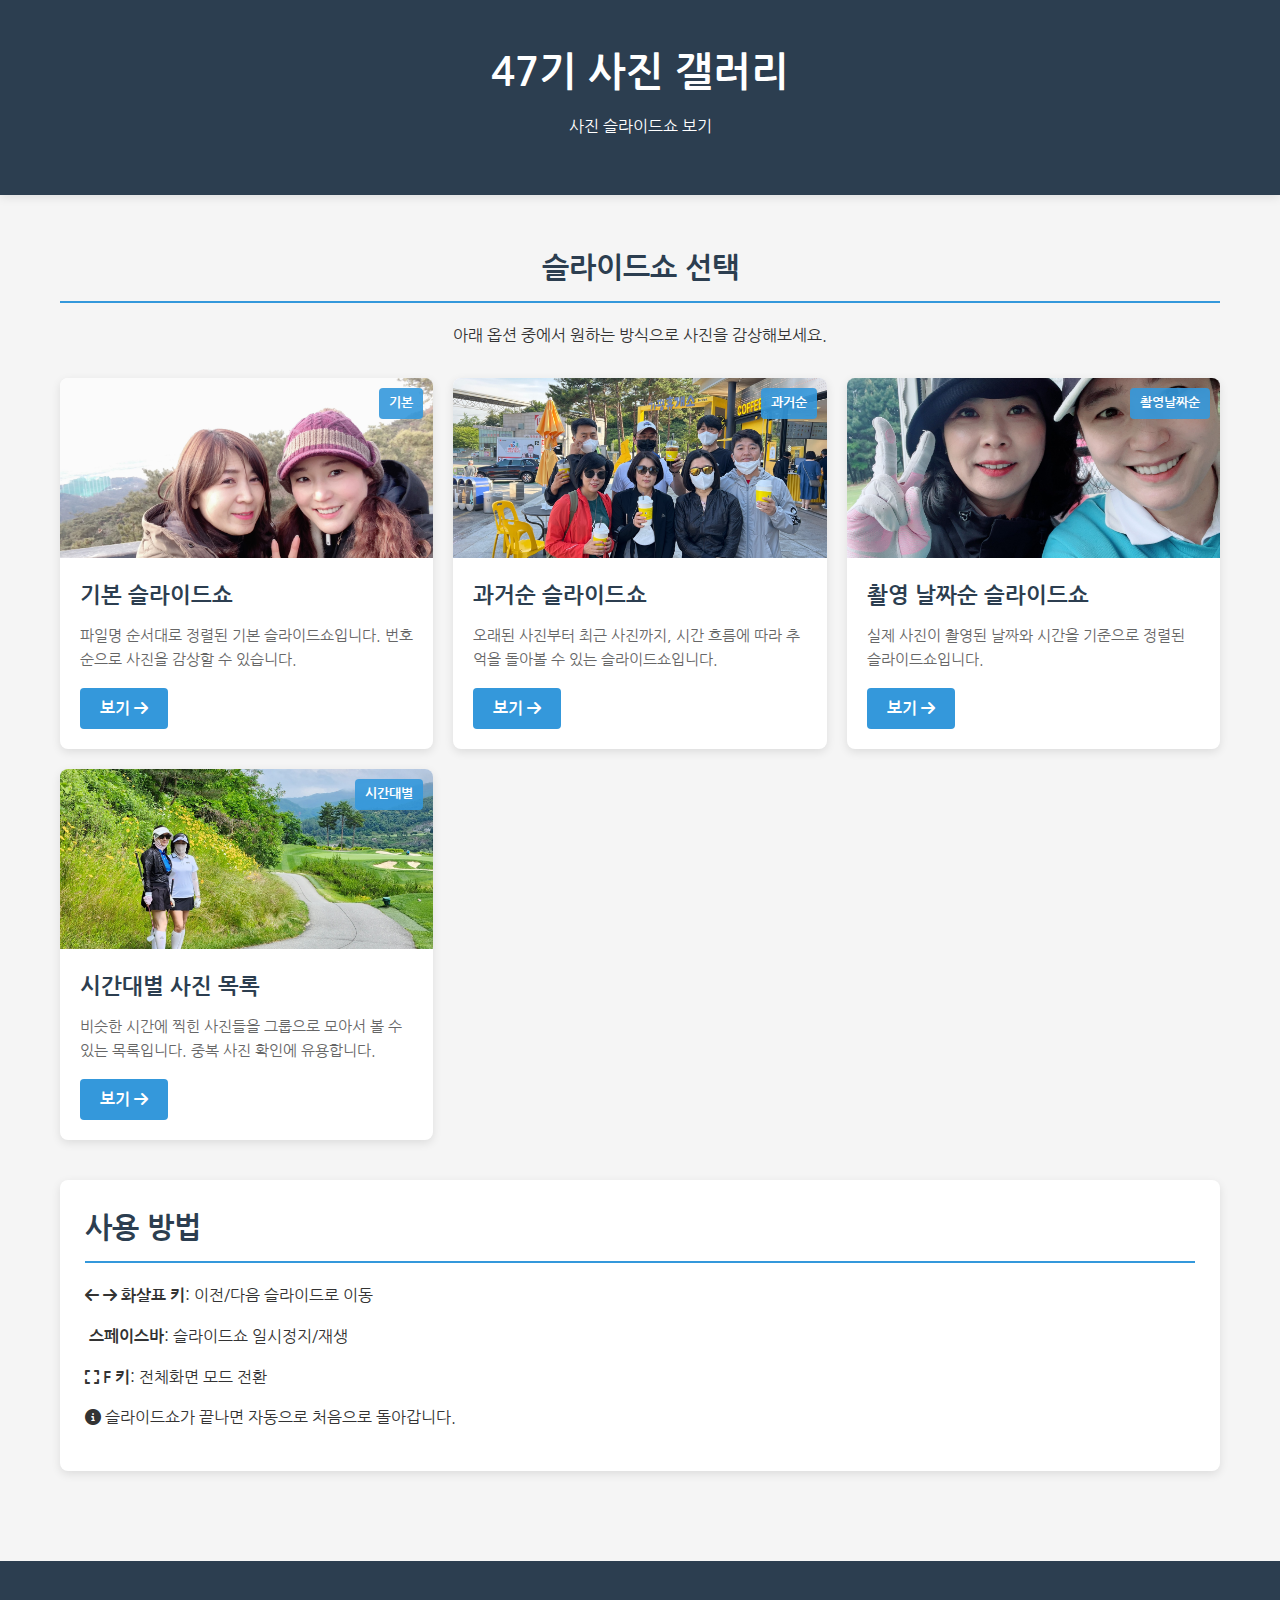
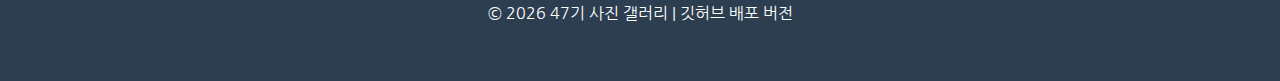
<file: index.html>
<!DOCTYPE html>
<html lang="ko">
<head>
    <meta charset="UTF-8">
    <meta name="viewport" content="width=device-width, initial-scale=1.0">
    <title>47기 사진 슬라이드쇼</title>
    <link rel="stylesheet" href="css/styles.css">
    <link rel="stylesheet" href="https://fonts.googleapis.com/css2?family=Nanum+Gothic:wght@400;700&display=swap">
    <link rel="stylesheet" href="https://cdnjs.cloudflare.com/ajax/libs/font-awesome/6.4.0/css/all.min.css">
    <style>
        /* 추가 인라인 스타일 */
        .option-card {
            position: relative;
            overflow: hidden;
        }
        
        .option-badge {
            position: absolute;
            top: 10px;
            right: 10px;
            background-color: rgba(52, 152, 219, 0.9);
            color: white;
            padding: 5px 10px;
            border-radius: 4px;
            font-size: 0.8rem;
            font-weight: bold;
            z-index: 10;
        }
        
        .intro-text {
            text-align: center;
            margin-bottom: 30px;
        }
    </style>
</head>
<body>
    <header>
        <div class="container">
            <h1>47기 사진 갤러리</h1>
            <p>사진 슬라이드쇼 보기</p>
        </div>
    </header>

    <div class="container">
        <div class="intro-text">
            <h2>슬라이드쇼 선택</h2>
            <p>아래 옵션 중에서 원하는 방식으로 사진을 감상해보세요.</p>
        </div>

        <div class="slideshow-options">
            <!-- 기본 슬라이드쇼 -->
            <div class="option-card">
                <div class="option-badge">기본</div>
                <div class="card-img">
                    <img src="0001_20220115_가로.jpg" alt="기본 슬라이드쇼">
                </div>
                <div class="card-content">
                    <h3>기본 슬라이드쇼</h3>
                    <p>파일명 순서대로 정렬된 기본 슬라이드쇼입니다. 번호순으로 사진을 감상할 수 있습니다.</p>
                    <a href="슬라이드쇼.html" class="view-btn">보기 <i class="fas fa-arrow-right"></i></a>
                </div>
            </div>

            <!-- 과거순 슬라이드쇼 -->
            <div class="option-card">
                <div class="option-badge">과거순</div>
                <div class="card-img">
                    <img src="0010_20220601_가로.jpg" alt="과거순 슬라이드쇼">
                </div>
                <div class="card-content">
                    <h3>과거순 슬라이드쇼</h3>
                    <p>오래된 사진부터 최근 사진까지, 시간 흐름에 따라 추억을 돌아볼 수 있는 슬라이드쇼입니다.</p>
                    <a href="슬라이드쇼_과거순.html" class="view-btn">보기 <i class="fas fa-arrow-right"></i></a>
                </div>
            </div>

            <!-- 촬영 날짜순 슬라이드쇼 -->
            <div class="option-card">
                <div class="option-badge">촬영날짜순</div>
                <div class="card-img">
                    <img src="0025_20230425_세로.jpg" alt="촬영날짜순 슬라이드쇼">
                </div>
                <div class="card-content">
                    <h3>촬영 날짜순 슬라이드쇼</h3>
                    <p>실제 사진이 촬영된 날짜와 시간을 기준으로 정렬된 슬라이드쇼입니다.</p>
                    <a href="슬라이드쇼_촬영날짜순.html" class="view-btn">보기 <i class="fas fa-arrow-right"></i></a>
                </div>
            </div>

            <!-- 시간대별 사진 목록 -->
            <div class="option-card">
                <div class="option-badge">시간대별</div>
                <div class="card-img">
                    <img src="0042_20230611_가로.jpg" alt="시간대별 사진 목록">
                </div>
                <div class="card-content">
                    <h3>시간대별 사진 목록</h3>
                    <p>비슷한 시간에 찍힌 사진들을 그룹으로 모아서 볼 수 있는 목록입니다. 중복 사진 확인에 유용합니다.</p>
                    <a href="시간대별_사진목록_30분.html" class="view-btn">보기 <i class="fas fa-arrow-right"></i></a>
                </div>
            </div>
        </div>

        <div class="info-section">
            <h2>사용 방법</h2>
            <p><i class="fas fa-arrow-left"></i> <i class="fas fa-arrow-right"></i> <strong>화살표 키</strong>: 이전/다음 슬라이드로 이동</p>
            <p><i class="fas fa-space-bar"></i> <strong>스페이스바</strong>: 슬라이드쇼 일시정지/재생</p>
            <p><i class="fas fa-expand"></i> <strong>F 키</strong>: 전체화면 모드 전환</p>
            <p><i class="fas fa-info-circle"></i> 슬라이드쇼가 끝나면 자동으로 처음으로 돌아갑니다.</p>
        </div>
    </div>

    <footer>
        <div class="container">
            <p>&copy; <span id="current-year">2025</span> 47기 사진 갤러리 | 깃허브 배포 버전</p>
        </div>
    </footer>

    <script src="js/main.js"></script>
</body>
</html>
</file>
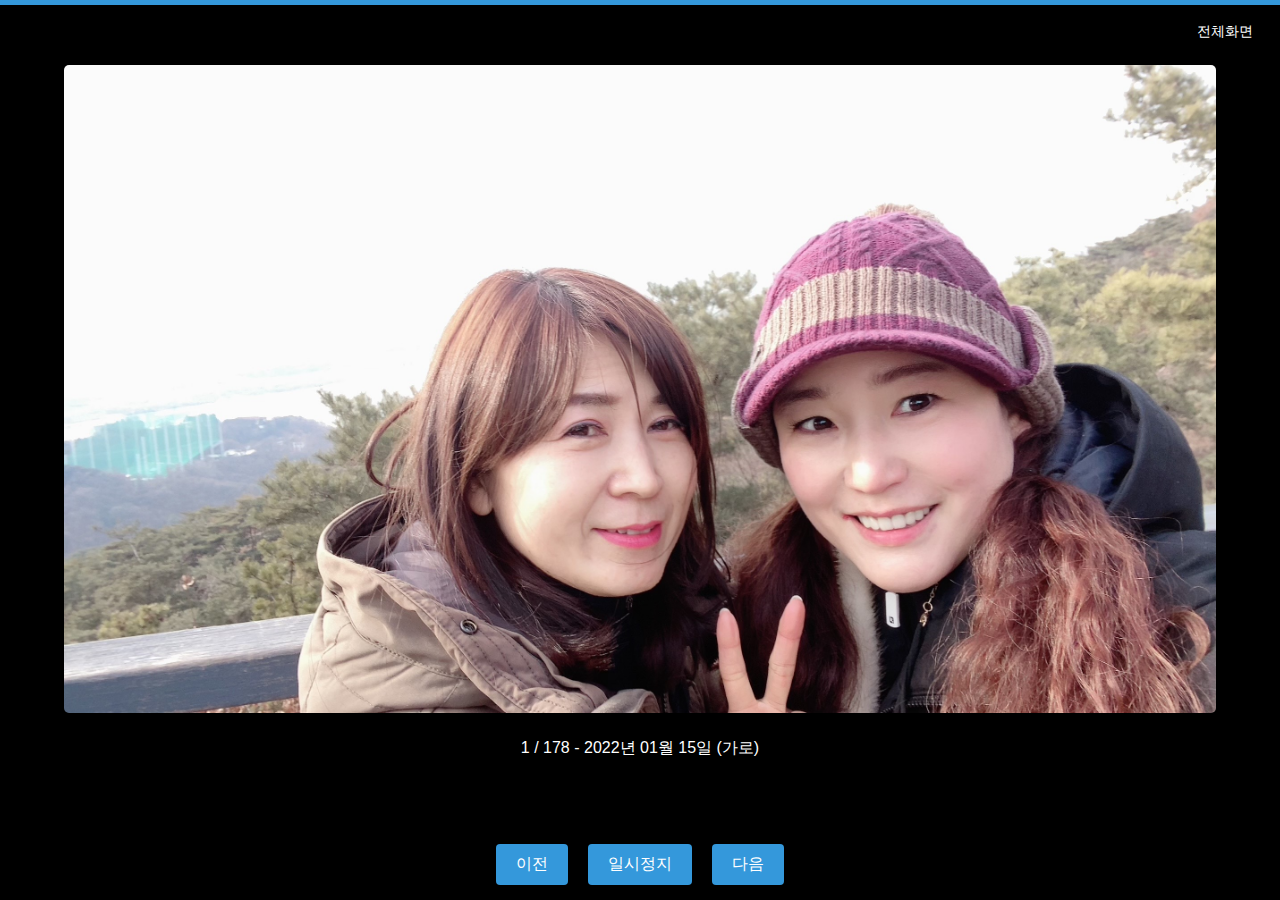
<file: 슬라이드쇼.html>
<!DOCTYPE html>
<html lang="ko">
<head>
    <meta charset="UTF-8">
    <meta name="viewport" content="width=device-width, initial-scale=1.0">
    <title>사진 슬라이드쇼 - 2025-04-19</title>
    <style>
        body {
            margin: 0;
            padding: 0;
            background-color: #000;
            font-family: 'Malgun Gothic', Arial, sans-serif;
            color: #fff;
            height: 100vh;
            overflow: hidden;
            display: flex;
            flex-direction: column;
        }
        .slideshow-container {
            position: relative;
            flex-grow: 1;
            width: 100%;
            display: flex;
            align-items: center;
            justify-content: center;
        }
        .slide {
            position: absolute;
            width: 100%;
            height: 100%;
            opacity: 0;
            transition: opacity 1.5s ease-in-out;
            display: flex;
            flex-direction: column;
            align-items: center;
            justify-content: center;
        }
        .slide.active {
            opacity: 1;
        }
        .slide img {
            max-width: 90%;
            max-height: 85%;
            object-fit: contain;
            box-shadow: 0 5px 25px rgba(0, 0, 0, 0.5);
            border-radius: 5px;
        }
        .slide-info {
            margin-top: 15px;
            text-align: center;
            background-color: rgba(0, 0, 0, 0.6);
            padding: 10px 20px;
            font-size: 16px;
            border-radius: 15px;
        }
        .controls {
            display: flex;
            justify-content: center;
            padding: 15px;
            background-color: rgba(0, 0, 0, 0.8);
        }
        .controls button {
            padding: 10px 20px;
            margin: 0 10px;
            border: none;
            background-color: #3498db;
            color: white;
            border-radius: 4px;
            cursor: pointer;
            font-size: 16px;
            transition: background-color 0.3s;
        }
        .controls button:hover {
            background-color: #2980b9;
        }
        .progress-bar {
            height: 5px;
            width: 100%;
            background-color: #333;
        }
        .progress {
            height: 100%;
            background-color: #3498db;
            width: 0%;
            transition: width 0.5s ease;
        }
        /* 이미지 확대/축소 애니메이션 */
        @keyframes zoom {
            0% { transform: scale(1); }
            50% { transform: scale(1.05); }
            100% { transform: scale(1); }
        }
        .slide.active img {
            animation: zoom 20s infinite ease-in-out;
        }
        /* 가로 세로 이미지 구분 스타일 */
        .horizontal img {
            max-width: 90%;
            max-height: 80%;
        }
        .vertical img {
            max-height: 85%;
            max-width: 65%;
        }
        /* 전체화면 스타일 */
        .fullscreen-btn {
            position: absolute;
            top: 15px;
            right: 15px;
            background-color: rgba(0, 0, 0, 0.5);
            color: white;
            border: none;
            border-radius: 4px;
            padding: 8px 12px;
            cursor: pointer;
            font-size: 14px;
            z-index: 10;
        }
    </style>
</head>
<body>
    <div class="progress-bar">
        <div class="progress" id="progress"></div>
    </div>
    
    <button class="fullscreen-btn" id="fullscreen-btn">전체화면</button>
    
    <div class="slideshow-container" id="slideshow-container">
        <!-- 슬라이드가 여기에 동적으로 생성됩니다 -->

        <div class="slide horizontal">
            <img src="0001_20220115_가로.jpg" alt="슬라이드 1">
            <div class="slide-info">1 / 178 - 2022년 01월 15일 (가로)</div>
        </div>
        <div class="slide vertical">
            <img src="0002_20220220_세로.jpg" alt="슬라이드 2">
            <div class="slide-info">2 / 178 - 2022년 02월 20일 (세로)</div>
        </div>
        <div class="slide horizontal">
            <img src="0003_20220220_가로.jpg" alt="슬라이드 3">
            <div class="slide-info">3 / 178 - 2022년 02월 20일 (가로)</div>
        </div>
        <div class="slide horizontal">
            <img src="0004_20220220_가로.jpg" alt="슬라이드 4">
            <div class="slide-info">4 / 178 - 2022년 02월 20일 (가로)</div>
        </div>
        <div class="slide horizontal">
            <img src="0005_20220220_가로.jpg" alt="슬라이드 5">
            <div class="slide-info">5 / 178 - 2022년 02월 20일 (가로)</div>
        </div>
        <div class="slide horizontal">
            <img src="0006_20220320_가로.jpg" alt="슬라이드 6">
            <div class="slide-info">6 / 178 - 2022년 03월 20일 (가로)</div>
        </div>
        <div class="slide horizontal">
            <img src="0007_20220320_가로.jpg" alt="슬라이드 7">
            <div class="slide-info">7 / 178 - 2022년 03월 20일 (가로)</div>
        </div>
        <div class="slide horizontal">
            <img src="0008_20220601_가로.jpg" alt="슬라이드 8">
            <div class="slide-info">8 / 178 - 2022년 06월 01일 (가로)</div>
        </div>
        <div class="slide horizontal">
            <img src="0009_20220601_가로.jpg" alt="슬라이드 9">
            <div class="slide-info">9 / 178 - 2022년 06월 01일 (가로)</div>
        </div>
        <div class="slide horizontal">
            <img src="0010_20220601_가로.jpg" alt="슬라이드 10">
            <div class="slide-info">10 / 178 - 2022년 06월 01일 (가로)</div>
        </div>
        <div class="slide horizontal">
            <img src="0011_20220601_가로.jpg" alt="슬라이드 11">
            <div class="slide-info">11 / 178 - 2022년 06월 01일 (가로)</div>
        </div>
        <div class="slide vertical">
            <img src="0012_20220601_세로.jpg" alt="슬라이드 12">
            <div class="slide-info">12 / 178 - 2022년 06월 01일 (세로)</div>
        </div>
        <div class="slide vertical">
            <img src="0013_20220601_세로.jpg" alt="슬라이드 13">
            <div class="slide-info">13 / 178 - 2022년 06월 01일 (세로)</div>
        </div>
        <div class="slide horizontal">
            <img src="0014_20220601_가로.jpg" alt="슬라이드 14">
            <div class="slide-info">14 / 178 - 2022년 06월 01일 (가로)</div>
        </div>
        <div class="slide horizontal">
            <img src="0015_20220601_가로.jpg" alt="슬라이드 15">
            <div class="slide-info">15 / 178 - 2022년 06월 01일 (가로)</div>
        </div>
        <div class="slide horizontal">
            <img src="0016_20220601_가로.jpg" alt="슬라이드 16">
            <div class="slide-info">16 / 178 - 2022년 06월 01일 (가로)</div>
        </div>
        <div class="slide horizontal">
            <img src="0017_20220601_가로.jpg" alt="슬라이드 17">
            <div class="slide-info">17 / 178 - 2022년 06월 01일 (가로)</div>
        </div>
        <div class="slide vertical">
            <img src="0018_20220601_세로.jpg" alt="슬라이드 18">
            <div class="slide-info">18 / 178 - 2022년 06월 01일 (세로)</div>
        </div>
        <div class="slide horizontal">
            <img src="0019_20220601_가로.jpg" alt="슬라이드 19">
            <div class="slide-info">19 / 178 - 2022년 06월 01일 (가로)</div>
        </div>
        <div class="slide vertical">
            <img src="0020_20220601_세로.jpg" alt="슬라이드 20">
            <div class="slide-info">20 / 178 - 2022년 06월 01일 (세로)</div>
        </div>
        <div class="slide horizontal">
            <img src="0021_20230425_가로.jpg" alt="슬라이드 21">
            <div class="slide-info">21 / 178 - 2023년 04월 25일 (가로)</div>
        </div>
        <div class="slide horizontal">
            <img src="0022_20230425_가로.jpg" alt="슬라이드 22">
            <div class="slide-info">22 / 178 - 2023년 04월 25일 (가로)</div>
        </div>
        <div class="slide horizontal">
            <img src="0023_20230425_가로.jpg" alt="슬라이드 23">
            <div class="slide-info">23 / 178 - 2023년 04월 25일 (가로)</div>
        </div>
        <div class="slide horizontal">
            <img src="0024_20230425_가로.jpg" alt="슬라이드 24">
            <div class="slide-info">24 / 178 - 2023년 04월 25일 (가로)</div>
        </div>
        <div class="slide vertical">
            <img src="0025_20230425_세로.jpg" alt="슬라이드 25">
            <div class="slide-info">25 / 178 - 2023년 04월 25일 (세로)</div>
        </div>
        <div class="slide vertical">
            <img src="0026_20230425_세로.jpg" alt="슬라이드 26">
            <div class="slide-info">26 / 178 - 2023년 04월 25일 (세로)</div>
        </div>
        <div class="slide vertical">
            <img src="0027_20230425_세로.jpg" alt="슬라이드 27">
            <div class="slide-info">27 / 178 - 2023년 04월 25일 (세로)</div>
        </div>
        <div class="slide vertical">
            <img src="0028_20230425_세로.jpg" alt="슬라이드 28">
            <div class="slide-info">28 / 178 - 2023년 04월 25일 (세로)</div>
        </div>
        <div class="slide vertical">
            <img src="0029_20230523_세로.jpg" alt="슬라이드 29">
            <div class="slide-info">29 / 178 - 2023년 05월 23일 (세로)</div>
        </div>
        <div class="slide horizontal">
            <img src="0030_20230523_가로.jpg" alt="슬라이드 30">
            <div class="slide-info">30 / 178 - 2023년 05월 23일 (가로)</div>
        </div>
        <div class="slide vertical">
            <img src="0031_20230523_세로.jpg" alt="슬라이드 31">
            <div class="slide-info">31 / 178 - 2023년 05월 23일 (세로)</div>
        </div>
        <div class="slide vertical">
            <img src="0032_20230523_세로.jpg" alt="슬라이드 32">
            <div class="slide-info">32 / 178 - 2023년 05월 23일 (세로)</div>
        </div>
        <div class="slide horizontal">
            <img src="0033_20230523_가로.jpg" alt="슬라이드 33">
            <div class="slide-info">33 / 178 - 2023년 05월 23일 (가로)</div>
        </div>
        <div class="slide vertical">
            <img src="0034_20230523_세로.jpg" alt="슬라이드 34">
            <div class="slide-info">34 / 178 - 2023년 05월 23일 (세로)</div>
        </div>
        <div class="slide vertical">
            <img src="0035_20230611_세로.jpg" alt="슬라이드 35">
            <div class="slide-info">35 / 178 - 2023년 06월 11일 (세로)</div>
        </div>
        <div class="slide vertical">
            <img src="0036_20230611_세로.jpg" alt="슬라이드 36">
            <div class="slide-info">36 / 178 - 2023년 06월 11일 (세로)</div>
        </div>
        <div class="slide vertical">
            <img src="0037_20230611_세로.jpg" alt="슬라이드 37">
            <div class="slide-info">37 / 178 - 2023년 06월 11일 (세로)</div>
        </div>
        <div class="slide horizontal">
            <img src="0038_20230611_가로.jpg" alt="슬라이드 38">
            <div class="slide-info">38 / 178 - 2023년 06월 11일 (가로)</div>
        </div>
        <div class="slide horizontal">
            <img src="0039_20230611_가로.jpg" alt="슬라이드 39">
            <div class="slide-info">39 / 178 - 2023년 06월 11일 (가로)</div>
        </div>
        <div class="slide vertical">
            <img src="0040_20230611_세로.jpg" alt="슬라이드 40">
            <div class="slide-info">40 / 178 - 2023년 06월 11일 (세로)</div>
        </div>
        <div class="slide vertical">
            <img src="0041_20230611_세로.jpg" alt="슬라이드 41">
            <div class="slide-info">41 / 178 - 2023년 06월 11일 (세로)</div>
        </div>
        <div class="slide horizontal">
            <img src="0042_20230611_가로.jpg" alt="슬라이드 42">
            <div class="slide-info">42 / 178 - 2023년 06월 11일 (가로)</div>
        </div>
        <div class="slide vertical">
            <img src="0043_20230627_세로.jpg" alt="슬라이드 43">
            <div class="slide-info">43 / 178 - 2023년 06월 27일 (세로)</div>
        </div>
        <div class="slide horizontal">
            <img src="0044_20230627_가로.jpg" alt="슬라이드 44">
            <div class="slide-info">44 / 178 - 2023년 06월 27일 (가로)</div>
        </div>
        <div class="slide vertical">
            <img src="0045_20230627_세로.jpg" alt="슬라이드 45">
            <div class="slide-info">45 / 178 - 2023년 06월 27일 (세로)</div>
        </div>
        <div class="slide horizontal">
            <img src="0046_20230822_가로.jpg" alt="슬라이드 46">
            <div class="slide-info">46 / 178 - 2023년 08월 22일 (가로)</div>
        </div>
        <div class="slide horizontal">
            <img src="0047_20230822_가로.jpg" alt="슬라이드 47">
            <div class="slide-info">47 / 178 - 2023년 08월 22일 (가로)</div>
        </div>
        <div class="slide horizontal">
            <img src="0048_20230822_가로.jpg" alt="슬라이드 48">
            <div class="slide-info">48 / 178 - 2023년 08월 22일 (가로)</div>
        </div>
        <div class="slide vertical">
            <img src="0049_20231024_세로.jpg" alt="슬라이드 49">
            <div class="slide-info">49 / 178 - 2023년 10월 24일 (세로)</div>
        </div>
        <div class="slide vertical">
            <img src="0050_20231024_세로.jpg" alt="슬라이드 50">
            <div class="slide-info">50 / 178 - 2023년 10월 24일 (세로)</div>
        </div>
        <div class="slide vertical">
            <img src="0051_20231024_세로.jpg" alt="슬라이드 51">
            <div class="slide-info">51 / 178 - 2023년 10월 24일 (세로)</div>
        </div>
        <div class="slide vertical">
            <img src="0052_20231024_세로.jpg" alt="슬라이드 52">
            <div class="slide-info">52 / 178 - 2023년 10월 24일 (세로)</div>
        </div>
        <div class="slide horizontal">
            <img src="0053_20231208_가로.jpg" alt="슬라이드 53">
            <div class="slide-info">53 / 178 - 2023년 12월 08일 (가로)</div>
        </div>
        <div class="slide vertical">
            <img src="0054_20231208_세로.jpg" alt="슬라이드 54">
            <div class="slide-info">54 / 178 - 2023년 12월 08일 (세로)</div>
        </div>
        <div class="slide horizontal">
            <img src="0055_20231208_가로.jpg" alt="슬라이드 55">
            <div class="slide-info">55 / 178 - 2023년 12월 08일 (가로)</div>
        </div>
        <div class="slide horizontal">
            <img src="0056_20231208_가로.jpg" alt="슬라이드 56">
            <div class="slide-info">56 / 178 - 2023년 12월 08일 (가로)</div>
        </div>
        <div class="slide horizontal">
            <img src="0057_20231208_가로.jpg" alt="슬라이드 57">
            <div class="slide-info">57 / 178 - 2023년 12월 08일 (가로)</div>
        </div>
        <div class="slide horizontal">
            <img src="0058_20231208_가로.jpg" alt="슬라이드 58">
            <div class="slide-info">58 / 178 - 2023년 12월 08일 (가로)</div>
        </div>
        <div class="slide horizontal">
            <img src="0059_20231209_가로.jpg" alt="슬라이드 59">
            <div class="slide-info">59 / 178 - 2023년 12월 09일 (가로)</div>
        </div>
        <div class="slide horizontal">
            <img src="0060_20231209_가로.jpg" alt="슬라이드 60">
            <div class="slide-info">60 / 178 - 2023년 12월 09일 (가로)</div>
        </div>
        <div class="slide horizontal">
            <img src="0061_20231209_가로.jpg" alt="슬라이드 61">
            <div class="slide-info">61 / 178 - 2023년 12월 09일 (가로)</div>
        </div>
        <div class="slide horizontal">
            <img src="0062_20231209_가로.jpg" alt="슬라이드 62">
            <div class="slide-info">62 / 178 - 2023년 12월 09일 (가로)</div>
        </div>
        <div class="slide horizontal">
            <img src="0063_20231209_가로.jpg" alt="슬라이드 63">
            <div class="slide-info">63 / 178 - 2023년 12월 09일 (가로)</div>
        </div>
        <div class="slide horizontal">
            <img src="0064_20231209_가로.jpg" alt="슬라이드 64">
            <div class="slide-info">64 / 178 - 2023년 12월 09일 (가로)</div>
        </div>
        <div class="slide horizontal">
            <img src="0065_20231209_가로.jpg" alt="슬라이드 65">
            <div class="slide-info">65 / 178 - 2023년 12월 09일 (가로)</div>
        </div>
        <div class="slide horizontal">
            <img src="0066_20231217_가로.jpg" alt="슬라이드 66">
            <div class="slide-info">66 / 178 - 2023년 12월 17일 (가로)</div>
        </div>
        <div class="slide horizontal">
            <img src="0067_20231217_가로.jpg" alt="슬라이드 67">
            <div class="slide-info">67 / 178 - 2023년 12월 17일 (가로)</div>
        </div>
        <div class="slide vertical">
            <img src="0068_20231217_세로.jpg" alt="슬라이드 68">
            <div class="slide-info">68 / 178 - 2023년 12월 17일 (세로)</div>
        </div>
        <div class="slide horizontal">
            <img src="0069_20231217_가로.jpg" alt="슬라이드 69">
            <div class="slide-info">69 / 178 - 2023년 12월 17일 (가로)</div>
        </div>
        <div class="slide horizontal">
            <img src="0070_20231217_가로.jpg" alt="슬라이드 70">
            <div class="slide-info">70 / 178 - 2023년 12월 17일 (가로)</div>
        </div>
        <div class="slide vertical">
            <img src="0071_20231217_세로.jpg" alt="슬라이드 71">
            <div class="slide-info">71 / 178 - 2023년 12월 17일 (세로)</div>
        </div>
        <div class="slide horizontal">
            <img src="0072_20231217_가로.jpg" alt="슬라이드 72">
            <div class="slide-info">72 / 178 - 2023년 12월 17일 (가로)</div>
        </div>
        <div class="slide horizontal">
            <img src="0073_20231217_가로.jpg" alt="슬라이드 73">
            <div class="slide-info">73 / 178 - 2023년 12월 17일 (가로)</div>
        </div>
        <div class="slide horizontal">
            <img src="0074_20231217_가로.jpg" alt="슬라이드 74">
            <div class="slide-info">74 / 178 - 2023년 12월 17일 (가로)</div>
        </div>
        <div class="slide horizontal">
            <img src="0075_20231217_가로.jpg" alt="슬라이드 75">
            <div class="slide-info">75 / 178 - 2023년 12월 17일 (가로)</div>
        </div>
        <div class="slide vertical">
            <img src="0076_20240916_세로.jpg" alt="슬라이드 76">
            <div class="slide-info">76 / 178 - 2024년 09월 16일 (세로)</div>
        </div>
        <div class="slide vertical">
            <img src="0077_20241022_세로.jpg" alt="슬라이드 77">
            <div class="slide-info">77 / 178 - 2024년 10월 22일 (세로)</div>
        </div>
        <div class="slide vertical">
            <img src="0078_20241022_세로.jpg" alt="슬라이드 78">
            <div class="slide-info">78 / 178 - 2024년 10월 22일 (세로)</div>
        </div>
        <div class="slide vertical">
            <img src="0079_20241022_세로.jpg" alt="슬라이드 79">
            <div class="slide-info">79 / 178 - 2024년 10월 22일 (세로)</div>
        </div>
        <div class="slide vertical">
            <img src="0080_20241022_세로.jpg" alt="슬라이드 80">
            <div class="slide-info">80 / 178 - 2024년 10월 22일 (세로)</div>
        </div>
        <div class="slide vertical">
            <img src="0081_20241022_세로.jpg" alt="슬라이드 81">
            <div class="slide-info">81 / 178 - 2024년 10월 22일 (세로)</div>
        </div>
        <div class="slide vertical">
            <img src="0082_20241022_세로.jpg" alt="슬라이드 82">
            <div class="slide-info">82 / 178 - 2024년 10월 22일 (세로)</div>
        </div>
        <div class="slide vertical">
            <img src="0083_20241022_세로.jpg" alt="슬라이드 83">
            <div class="slide-info">83 / 178 - 2024년 10월 22일 (세로)</div>
        </div>
        <div class="slide vertical">
            <img src="0084_20241022_세로.jpg" alt="슬라이드 84">
            <div class="slide-info">84 / 178 - 2024년 10월 22일 (세로)</div>
        </div>
        <div class="slide vertical">
            <img src="0085_20241022_세로.jpg" alt="슬라이드 85">
            <div class="slide-info">85 / 178 - 2024년 10월 22일 (세로)</div>
        </div>
        <div class="slide vertical">
            <img src="0086_20241022_세로.jpg" alt="슬라이드 86">
            <div class="slide-info">86 / 178 - 2024년 10월 22일 (세로)</div>
        </div>
        <div class="slide vertical">
            <img src="0087_20241022_세로.jpg" alt="슬라이드 87">
            <div class="slide-info">87 / 178 - 2024년 10월 22일 (세로)</div>
        </div>
        <div class="slide vertical">
            <img src="0088_20241022_세로.jpg" alt="슬라이드 88">
            <div class="slide-info">88 / 178 - 2024년 10월 22일 (세로)</div>
        </div>
        <div class="slide vertical">
            <img src="0089_20241022_세로.jpg" alt="슬라이드 89">
            <div class="slide-info">89 / 178 - 2024년 10월 22일 (세로)</div>
        </div>
        <div class="slide vertical">
            <img src="0090_20241022_세로.jpg" alt="슬라이드 90">
            <div class="slide-info">90 / 178 - 2024년 10월 22일 (세로)</div>
        </div>
        <div class="slide horizontal">
            <img src="0091_20241126_가로.jpg" alt="슬라이드 91">
            <div class="slide-info">91 / 178 - 2024년 11월 26일 (가로)</div>
        </div>
        <div class="slide horizontal">
            <img src="0092_20241213_가로.jpg" alt="슬라이드 92">
            <div class="slide-info">92 / 178 - 2024년 12월 13일 (가로)</div>
        </div>
        <div class="slide horizontal">
            <img src="0093_20241213_가로.jpg" alt="슬라이드 93">
            <div class="slide-info">93 / 178 - 2024년 12월 13일 (가로)</div>
        </div>
        <div class="slide vertical">
            <img src="0094_20241213_세로.jpg" alt="슬라이드 94">
            <div class="slide-info">94 / 178 - 2024년 12월 13일 (세로)</div>
        </div>
        <div class="slide horizontal">
            <img src="0095_20250130_가로.png" alt="슬라이드 95">
            <div class="slide-info">95 / 178 - 2025년 01월 30일 (가로)</div>
        </div>
        <div class="slide horizontal">
            <img src="0096_20250130_가로.png" alt="슬라이드 96">
            <div class="slide-info">96 / 178 - 2025년 01월 30일 (가로)</div>
        </div>
        <div class="slide horizontal">
            <img src="0097_20250130_가로.png" alt="슬라이드 97">
            <div class="slide-info">97 / 178 - 2025년 01월 30일 (가로)</div>
        </div>
        <div class="slide vertical">
            <img src="0098_20250410_세로.jpg" alt="슬라이드 98">
            <div class="slide-info">98 / 178 - 2025년 04월 10일 (세로)</div>
        </div>
        <div class="slide horizontal">
            <img src="0099_20250419_가로.jpg" alt="슬라이드 99">
            <div class="slide-info">99 / 178 - 2025년 04월 19일 (가로)</div>
        </div>
        <div class="slide horizontal">
            <img src="0100_20250419_가로.jpg" alt="슬라이드 100">
            <div class="slide-info">100 / 178 - 2025년 04월 19일 (가로)</div>
        </div>
        <div class="slide vertical">
            <img src="0101_20250419_세로.jpg" alt="슬라이드 101">
            <div class="slide-info">101 / 178 - 2025년 04월 19일 (세로)</div>
        </div>
        <div class="slide vertical">
            <img src="0102_20250419_세로.jpg" alt="슬라이드 102">
            <div class="slide-info">102 / 178 - 2025년 04월 19일 (세로)</div>
        </div>
        <div class="slide horizontal">
            <img src="0103_20250419_가로.jpg" alt="슬라이드 103">
            <div class="slide-info">103 / 178 - 2025년 04월 19일 (가로)</div>
        </div>
        <div class="slide horizontal">
            <img src="0104_20250419_가로.jpg" alt="슬라이드 104">
            <div class="slide-info">104 / 178 - 2025년 04월 19일 (가로)</div>
        </div>
        <div class="slide horizontal">
            <img src="0105_20250419_가로.jpg" alt="슬라이드 105">
            <div class="slide-info">105 / 178 - 2025년 04월 19일 (가로)</div>
        </div>
        <div class="slide horizontal">
            <img src="0106_20250419_가로.jpg" alt="슬라이드 106">
            <div class="slide-info">106 / 178 - 2025년 04월 19일 (가로)</div>
        </div>
        <div class="slide horizontal">
            <img src="0107_20250419_가로.jpg" alt="슬라이드 107">
            <div class="slide-info">107 / 178 - 2025년 04월 19일 (가로)</div>
        </div>
        <div class="slide vertical">
            <img src="0108_20250419_세로.jpg" alt="슬라이드 108">
            <div class="slide-info">108 / 178 - 2025년 04월 19일 (세로)</div>
        </div>
        <div class="slide horizontal">
            <img src="0109_20250419_가로.jpg" alt="슬라이드 109">
            <div class="slide-info">109 / 178 - 2025년 04월 19일 (가로)</div>
        </div>
        <div class="slide horizontal">
            <img src="0110_20250419_가로.jpg" alt="슬라이드 110">
            <div class="slide-info">110 / 178 - 2025년 04월 19일 (가로)</div>
        </div>
        <div class="slide vertical">
            <img src="0111_20250419_세로.jpg" alt="슬라이드 111">
            <div class="slide-info">111 / 178 - 2025년 04월 19일 (세로)</div>
        </div>
        <div class="slide vertical">
            <img src="0112_20250419_세로.jpg" alt="슬라이드 112">
            <div class="slide-info">112 / 178 - 2025년 04월 19일 (세로)</div>
        </div>
        <div class="slide horizontal">
            <img src="0113_20250419_가로.jpg" alt="슬라이드 113">
            <div class="slide-info">113 / 178 - 2025년 04월 19일 (가로)</div>
        </div>
        <div class="slide horizontal">
            <img src="0114_20250419_가로.jpg" alt="슬라이드 114">
            <div class="slide-info">114 / 178 - 2025년 04월 19일 (가로)</div>
        </div>
        <div class="slide horizontal">
            <img src="0115_20250419_가로.jpg" alt="슬라이드 115">
            <div class="slide-info">115 / 178 - 2025년 04월 19일 (가로)</div>
        </div>
        <div class="slide horizontal">
            <img src="0116_20250419_가로.jpg" alt="슬라이드 116">
            <div class="slide-info">116 / 178 - 2025년 04월 19일 (가로)</div>
        </div>
        <div class="slide horizontal">
            <img src="0117_20250419_가로.jpg" alt="슬라이드 117">
            <div class="slide-info">117 / 178 - 2025년 04월 19일 (가로)</div>
        </div>
        <div class="slide horizontal">
            <img src="0118_20250419_가로.jpg" alt="슬라이드 118">
            <div class="slide-info">118 / 178 - 2025년 04월 19일 (가로)</div>
        </div>
        <div class="slide horizontal">
            <img src="0119_20250419_가로.jpg" alt="슬라이드 119">
            <div class="slide-info">119 / 178 - 2025년 04월 19일 (가로)</div>
        </div>
        <div class="slide horizontal">
            <img src="0120_20250419_가로.jpg" alt="슬라이드 120">
            <div class="slide-info">120 / 178 - 2025년 04월 19일 (가로)</div>
        </div>
        <div class="slide horizontal">
            <img src="0121_20250419_가로.jpg" alt="슬라이드 121">
            <div class="slide-info">121 / 178 - 2025년 04월 19일 (가로)</div>
        </div>
        <div class="slide horizontal">
            <img src="0122_20250419_가로.jpg" alt="슬라이드 122">
            <div class="slide-info">122 / 178 - 2025년 04월 19일 (가로)</div>
        </div>
        <div class="slide horizontal">
            <img src="0123_20250419_가로.jpg" alt="슬라이드 123">
            <div class="slide-info">123 / 178 - 2025년 04월 19일 (가로)</div>
        </div>
        <div class="slide horizontal">
            <img src="0124_20250419_가로.jpg" alt="슬라이드 124">
            <div class="slide-info">124 / 178 - 2025년 04월 19일 (가로)</div>
        </div>
        <div class="slide horizontal">
            <img src="0125_20250419_가로.jpg" alt="슬라이드 125">
            <div class="slide-info">125 / 178 - 2025년 04월 19일 (가로)</div>
        </div>
        <div class="slide vertical">
            <img src="0126_20250419_세로.jpg" alt="슬라이드 126">
            <div class="slide-info">126 / 178 - 2025년 04월 19일 (세로)</div>
        </div>
        <div class="slide horizontal">
            <img src="0127_20250419_가로.jpg" alt="슬라이드 127">
            <div class="slide-info">127 / 178 - 2025년 04월 19일 (가로)</div>
        </div>
        <div class="slide vertical">
            <img src="0128_20250419_세로.jpg" alt="슬라이드 128">
            <div class="slide-info">128 / 178 - 2025년 04월 19일 (세로)</div>
        </div>
        <div class="slide horizontal">
            <img src="0129_20250419_가로.jpg" alt="슬라이드 129">
            <div class="slide-info">129 / 178 - 2025년 04월 19일 (가로)</div>
        </div>
        <div class="slide horizontal">
            <img src="0130_20250419_가로.jpg" alt="슬라이드 130">
            <div class="slide-info">130 / 178 - 2025년 04월 19일 (가로)</div>
        </div>
        <div class="slide horizontal">
            <img src="0131_20250419_가로.jpg" alt="슬라이드 131">
            <div class="slide-info">131 / 178 - 2025년 04월 19일 (가로)</div>
        </div>
        <div class="slide horizontal">
            <img src="0132_20250419_가로.jpg" alt="슬라이드 132">
            <div class="slide-info">132 / 178 - 2025년 04월 19일 (가로)</div>
        </div>
        <div class="slide horizontal">
            <img src="0133_20250419_가로.jpg" alt="슬라이드 133">
            <div class="slide-info">133 / 178 - 2025년 04월 19일 (가로)</div>
        </div>
        <div class="slide horizontal">
            <img src="0134_20250419_가로.jpg" alt="슬라이드 134">
            <div class="slide-info">134 / 178 - 2025년 04월 19일 (가로)</div>
        </div>
        <div class="slide vertical">
            <img src="0135_20250419_세로.jpg" alt="슬라이드 135">
            <div class="slide-info">135 / 178 - 2025년 04월 19일 (세로)</div>
        </div>
        <div class="slide vertical">
            <img src="0136_20250419_세로.jpg" alt="슬라이드 136">
            <div class="slide-info">136 / 178 - 2025년 04월 19일 (세로)</div>
        </div>
        <div class="slide vertical">
            <img src="0137_20250419_세로.jpg" alt="슬라이드 137">
            <div class="slide-info">137 / 178 - 2025년 04월 19일 (세로)</div>
        </div>
        <div class="slide horizontal">
            <img src="0138_20250419_가로.jpg" alt="슬라이드 138">
            <div class="slide-info">138 / 178 - 2025년 04월 19일 (가로)</div>
        </div>
        <div class="slide horizontal">
            <img src="0139_20250419_가로.jpg" alt="슬라이드 139">
            <div class="slide-info">139 / 178 - 2025년 04월 19일 (가로)</div>
        </div>
        <div class="slide vertical">
            <img src="0140_20250419_세로.jpg" alt="슬라이드 140">
            <div class="slide-info">140 / 178 - 2025년 04월 19일 (세로)</div>
        </div>
        <div class="slide horizontal">
            <img src="0141_20250419_가로.jpg" alt="슬라이드 141">
            <div class="slide-info">141 / 178 - 2025년 04월 19일 (가로)</div>
        </div>
        <div class="slide vertical">
            <img src="0142_20250419_세로.jpg" alt="슬라이드 142">
            <div class="slide-info">142 / 178 - 2025년 04월 19일 (세로)</div>
        </div>
        <div class="slide vertical">
            <img src="0143_20250419_세로.jpg" alt="슬라이드 143">
            <div class="slide-info">143 / 178 - 2025년 04월 19일 (세로)</div>
        </div>
        <div class="slide vertical">
            <img src="0144_20250419_세로.jpg" alt="슬라이드 144">
            <div class="slide-info">144 / 178 - 2025년 04월 19일 (세로)</div>
        </div>
        <div class="slide vertical">
            <img src="0145_20250419_세로.jpg" alt="슬라이드 145">
            <div class="slide-info">145 / 178 - 2025년 04월 19일 (세로)</div>
        </div>
        <div class="slide vertical">
            <img src="0146_20250419_세로.jpg" alt="슬라이드 146">
            <div class="slide-info">146 / 178 - 2025년 04월 19일 (세로)</div>
        </div>
        <div class="slide vertical">
            <img src="0147_20250419_세로.jpg" alt="슬라이드 147">
            <div class="slide-info">147 / 178 - 2025년 04월 19일 (세로)</div>
        </div>
        <div class="slide vertical">
            <img src="0148_20250419_세로.jpg" alt="슬라이드 148">
            <div class="slide-info">148 / 178 - 2025년 04월 19일 (세로)</div>
        </div>
        <div class="slide horizontal">
            <img src="0149_20250419_가로.jpg" alt="슬라이드 149">
            <div class="slide-info">149 / 178 - 2025년 04월 19일 (가로)</div>
        </div>
        <div class="slide vertical">
            <img src="0150_20250419_세로.jpg" alt="슬라이드 150">
            <div class="slide-info">150 / 178 - 2025년 04월 19일 (세로)</div>
        </div>
        <div class="slide horizontal">
            <img src="0151_20250419_가로.jpg" alt="슬라이드 151">
            <div class="slide-info">151 / 178 - 2025년 04월 19일 (가로)</div>
        </div>
        <div class="slide horizontal">
            <img src="0152_20250419_가로.jpg" alt="슬라이드 152">
            <div class="slide-info">152 / 178 - 2025년 04월 19일 (가로)</div>
        </div>
        <div class="slide vertical">
            <img src="0153_20250419_세로.jpg" alt="슬라이드 153">
            <div class="slide-info">153 / 178 - 2025년 04월 19일 (세로)</div>
        </div>
        <div class="slide vertical">
            <img src="0154_20250419_세로.jpg" alt="슬라이드 154">
            <div class="slide-info">154 / 178 - 2025년 04월 19일 (세로)</div>
        </div>
        <div class="slide horizontal">
            <img src="0155_20250419_가로.jpg" alt="슬라이드 155">
            <div class="slide-info">155 / 178 - 2025년 04월 19일 (가로)</div>
        </div>
        <div class="slide horizontal">
            <img src="0156_20250419_가로.jpg" alt="슬라이드 156">
            <div class="slide-info">156 / 178 - 2025년 04월 19일 (가로)</div>
        </div>
        <div class="slide horizontal">
            <img src="0157_20250419_가로.jpg" alt="슬라이드 157">
            <div class="slide-info">157 / 178 - 2025년 04월 19일 (가로)</div>
        </div>
        <div class="slide horizontal">
            <img src="0158_20250419_가로.jpg" alt="슬라이드 158">
            <div class="slide-info">158 / 178 - 2025년 04월 19일 (가로)</div>
        </div>
        <div class="slide vertical">
            <img src="0159_20250419_세로.jpg" alt="슬라이드 159">
            <div class="slide-info">159 / 178 - 2025년 04월 19일 (세로)</div>
        </div>
        <div class="slide horizontal">
            <img src="0160_20250419_가로.jpg" alt="슬라이드 160">
            <div class="slide-info">160 / 178 - 2025년 04월 19일 (가로)</div>
        </div>
        <div class="slide horizontal">
            <img src="0161_20250419_가로.jpg" alt="슬라이드 161">
            <div class="slide-info">161 / 178 - 2025년 04월 19일 (가로)</div>
        </div>
        <div class="slide horizontal">
            <img src="0162_20250419_가로.jpg" alt="슬라이드 162">
            <div class="slide-info">162 / 178 - 2025년 04월 19일 (가로)</div>
        </div>
        <div class="slide horizontal">
            <img src="0163_20250419_가로.jpg" alt="슬라이드 163">
            <div class="slide-info">163 / 178 - 2025년 04월 19일 (가로)</div>
        </div>
        <div class="slide horizontal">
            <img src="0164_20250419_가로.jpg" alt="슬라이드 164">
            <div class="slide-info">164 / 178 - 2025년 04월 19일 (가로)</div>
        </div>
        <div class="slide horizontal">
            <img src="0165_20250419_가로.jpg" alt="슬라이드 165">
            <div class="slide-info">165 / 178 - 2025년 04월 19일 (가로)</div>
        </div>
        <div class="slide horizontal">
            <img src="0166_20250419_가로.jpg" alt="슬라이드 166">
            <div class="slide-info">166 / 178 - 2025년 04월 19일 (가로)</div>
        </div>
        <div class="slide horizontal">
            <img src="0167_20250419_가로.jpg" alt="슬라이드 167">
            <div class="slide-info">167 / 178 - 2025년 04월 19일 (가로)</div>
        </div>
        <div class="slide horizontal">
            <img src="0168_20250419_가로.jpg" alt="슬라이드 168">
            <div class="slide-info">168 / 178 - 2025년 04월 19일 (가로)</div>
        </div>
        <div class="slide horizontal">
            <img src="0169_20250419_가로.jpg" alt="슬라이드 169">
            <div class="slide-info">169 / 178 - 2025년 04월 19일 (가로)</div>
        </div>
        <div class="slide horizontal">
            <img src="0170_20250419_가로.jpg" alt="슬라이드 170">
            <div class="slide-info">170 / 178 - 2025년 04월 19일 (가로)</div>
        </div>
        <div class="slide horizontal">
            <img src="0171_20250419_가로.jpg" alt="슬라이드 171">
            <div class="slide-info">171 / 178 - 2025년 04월 19일 (가로)</div>
        </div>
        <div class="slide horizontal">
            <img src="0172_20250419_가로.jpg" alt="슬라이드 172">
            <div class="slide-info">172 / 178 - 2025년 04월 19일 (가로)</div>
        </div>
        <div class="slide horizontal">
            <img src="0173_20250419_가로.jpg" alt="슬라이드 173">
            <div class="slide-info">173 / 178 - 2025년 04월 19일 (가로)</div>
        </div>
        <div class="slide horizontal">
            <img src="0174_20250419_가로.jpg" alt="슬라이드 174">
            <div class="slide-info">174 / 178 - 2025년 04월 19일 (가로)</div>
        </div>
        <div class="slide horizontal">
            <img src="0175_20250419_가로.jpg" alt="슬라이드 175">
            <div class="slide-info">175 / 178 - 2025년 04월 19일 (가로)</div>
        </div>
        <div class="slide horizontal">
            <img src="0176_20250419_가로.jpeg" alt="슬라이드 176">
            <div class="slide-info">176 / 178 - 2025년 04월 19일 (가로)</div>
        </div>
        <div class="slide horizontal">
            <img src="0177_20250419_가로.jpg" alt="슬라이드 177">
            <div class="slide-info">177 / 178 - 2025년 04월 19일 (가로)</div>
        </div>
        <div class="slide horizontal">
            <img src="0178_20250419_가로.jpg" alt="슬라이드 178">
            <div class="slide-info">178 / 178 - 2025년 04월 19일 (가로)</div>
        </div>
    </div>
    
    <div class="controls">
        <button id="prev">이전</button>
        <button id="play-pause">일시정지</button>
        <button id="next">다음</button>
    </div>

    <script>
        // 슬라이드 설정
        let currentSlide = 0;
        let slideshowPaused = false;
        let slideInterval;
        const slideDelay = 5000; // 슬라이드 변경 간격 (밀리초)
        
        // DOM 요소
        const slideshowContainer = document.getElementById('slideshow-container');
        const prevButton = document.getElementById('prev');
        const nextButton = document.getElementById('next');
        const playPauseButton = document.getElementById('play-pause');
        const progressBar = document.getElementById('progress');
        const fullscreenButton = document.getElementById('fullscreen-btn');
        const slides = document.querySelectorAll('.slide');
        
        // 슬라이드 표시 함수
        function showSlide(n) {
            // 슬라이드 인덱스 범위 조정
            if (n >= slides.length) {
                currentSlide = 0;
            } else if (n < 0) {
                currentSlide = slides.length - 1;
            } else {
                currentSlide = n;
            }
            
            // 모든 슬라이드 숨기기
            slides.forEach(slide => {
                slide.classList.remove('active');
            });
            
            // 현재 슬라이드 표시
            slides[currentSlide].classList.add('active');
            
            // 진행 상태 업데이트
            updateProgress();
        }
        
        // 다음 슬라이드 표시 함수
        function nextSlide() {
            showSlide(currentSlide + 1);
        }
        
        // 이전 슬라이드 표시 함수
        function prevSlide() {
            showSlide(currentSlide - 1);
        }
        
        // 슬라이드 자동 재생 설정
        function startSlideshow() {
            stopSlideshow();
            if (!slideshowPaused) {
                slideInterval = setInterval(nextSlide, slideDelay);
                resetProgressAnimation();
            }
        }
        
        // 슬라이드 자동 재생 중지
        function stopSlideshow() {
            clearInterval(slideInterval);
        }
        
        // 재생/일시정지 토글
        function togglePlayPause() {
            slideshowPaused = !slideshowPaused;
            playPauseButton.textContent = slideshowPaused ? '재생' : '일시정지';
            
            if (slideshowPaused) {
                stopSlideshow();
            } else {
                startSlideshow();
            }
        }
        
        // 진행 상태 표시줄 업데이트
        function updateProgress() {
            const progressPercentage = (currentSlide / (slides.length - 1)) * 100;
            progressBar.style.width = `${progressPercentage}%`;
        }
        
        // 진행 상태 애니메이션 초기화
        function resetProgressAnimation() {
            progressBar.style.transition = 'none';
            progressBar.style.width = '0%';
            setTimeout(() => {
                progressBar.style.transition = `width ${slideDelay}ms linear`;
                progressBar.style.width = '100%';
            }, 50);
        }

        // 전체화면 전환
        function toggleFullscreen() {
            if (!document.fullscreenElement) {
                document.documentElement.requestFullscreen().catch(err => {
                    console.log(`전체화면 오류: ${err.message}`);
                });
                fullscreenButton.textContent = '전체화면 종료';
            } else {
                if (document.exitFullscreen) {
                    document.exitFullscreen();
                    fullscreenButton.textContent = '전체화면';
                }
            }
        }
        
        // 이벤트 리스너 등록
        function addEventListeners() {
            prevButton.addEventListener('click', () => {
                prevSlide();
                if (!slideshowPaused) {
                    startSlideshow();
                }
            });
            
            nextButton.addEventListener('click', () => {
                nextSlide();
                if (!slideshowPaused) {
                    startSlideshow();
                }
            });
            
            playPauseButton.addEventListener('click', togglePlayPause);
            
            fullscreenButton.addEventListener('click', toggleFullscreen);
            
            // 키보드 이벤트
            document.addEventListener('keydown', (e) => {
                if (e.key === 'ArrowLeft') {
                    prevSlide();
                    if (!slideshowPaused) {
                        startSlideshow();
                    }
                } else if (e.key === 'ArrowRight') {
                    nextSlide();
                    if (!slideshowPaused) {
                        startSlideshow();
                    }
                } else if (e.key === ' ') {
                    togglePlayPause();
                } else if (e.key === 'f' || e.key === 'F') {
                    toggleFullscreen();
                }
            });
        }
        
        // 초기화 함수
        function init() {
            showSlide(0);
            startSlideshow();
            addEventListeners();
        }
        
        // 페이지 로드 시 초기화
        window.addEventListener('load', init);
    </script>
</body>
</html>
</file>
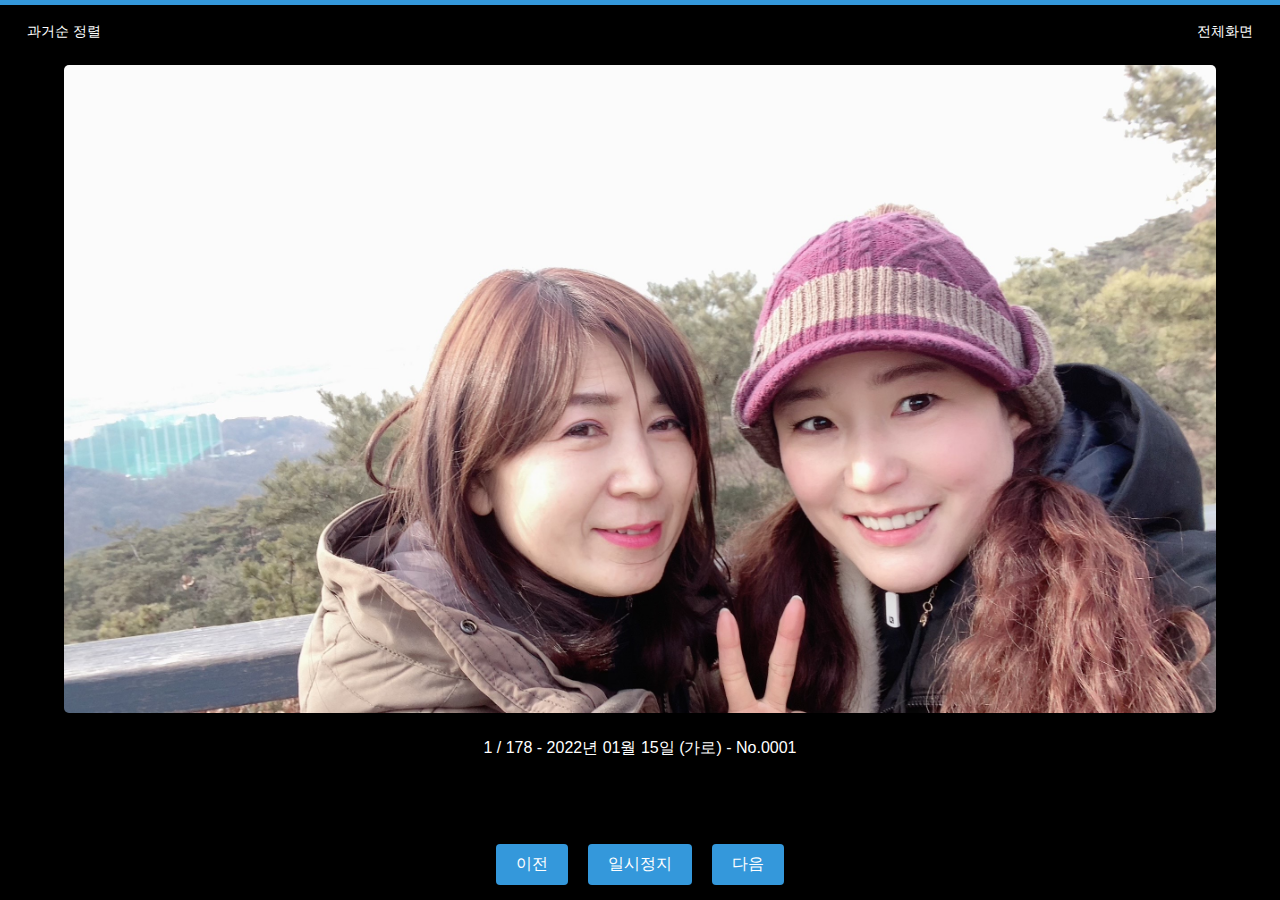
<file: 슬라이드쇼_과거순.html>
<!DOCTYPE html>
<html lang="ko">
<head>
    <meta charset="UTF-8">
    <meta name="viewport" content="width=device-width, initial-scale=1.0">
    <title>사진 슬라이드쇼 (과거순) - 2025-04-19</title>
    <style>
        body {
            margin: 0;
            padding: 0;
            background-color: #000;
            font-family: 'Malgun Gothic', Arial, sans-serif;
            color: #fff;
            height: 100vh;
            overflow: hidden;
            display: flex;
            flex-direction: column;
        }
        .slideshow-container {
            position: relative;
            flex-grow: 1;
            width: 100%;
            display: flex;
            align-items: center;
            justify-content: center;
        }
        .slide {
            position: absolute;
            width: 100%;
            height: 100%;
            opacity: 0;
            transition: opacity 1.5s ease-in-out;
            display: flex;
            flex-direction: column;
            align-items: center;
            justify-content: center;
        }
        .slide.active {
            opacity: 1;
        }
        .slide img {
            max-width: 90%;
            max-height: 85%;
            object-fit: contain;
            box-shadow: 0 5px 25px rgba(0, 0, 0, 0.5);
            border-radius: 5px;
        }
        .slide-info {
            margin-top: 15px;
            text-align: center;
            background-color: rgba(0, 0, 0, 0.6);
            padding: 10px 20px;
            font-size: 16px;
            border-radius: 15px;
        }
        .controls {
            display: flex;
            justify-content: center;
            padding: 15px;
            background-color: rgba(0, 0, 0, 0.8);
        }
        .controls button {
            padding: 10px 20px;
            margin: 0 10px;
            border: none;
            background-color: #3498db;
            color: white;
            border-radius: 4px;
            cursor: pointer;
            font-size: 16px;
            transition: background-color 0.3s;
        }
        .controls button:hover {
            background-color: #2980b9;
        }
        .progress-bar {
            height: 5px;
            width: 100%;
            background-color: #333;
        }
        .progress {
            height: 100%;
            background-color: #3498db;
            width: 0%;
            transition: width 0.5s ease;
        }
        /* 이미지 확대/축소 애니메이션 */
        @keyframes zoom {
            0% { transform: scale(1); }
            50% { transform: scale(1.05); }
            100% { transform: scale(1); }
        }
        .slide.active img {
            animation: zoom 20s infinite ease-in-out;
        }
        /* 가로 세로 이미지 구분 스타일 */
        .horizontal img {
            max-width: 90%;
            max-height: 80%;
        }
        .vertical img {
            max-height: 85%;
            max-width: 65%;
        }
        /* 전체화면 스타일 */
        .fullscreen-btn {
            position: absolute;
            top: 15px;
            right: 15px;
            background-color: rgba(0, 0, 0, 0.5);
            color: white;
            border: none;
            border-radius: 4px;
            padding: 8px 12px;
            cursor: pointer;
            font-size: 14px;
            z-index: 10;
        }
        .order-badge {
            position: absolute;
            top: 15px;
            left: 15px;
            background-color: rgba(0, 0, 0, 0.5);
            color: white;
            border-radius: 4px;
            padding: 8px 12px;
            font-size: 14px;
            z-index: 10;
        }
    </style>
</head>
<body>
    <div class="progress-bar">
        <div class="progress" id="progress"></div>
    </div>
    
    <button class="fullscreen-btn" id="fullscreen-btn">전체화면</button>
    <div class="order-badge">과거순 정렬</div>
    
    <div class="slideshow-container" id="slideshow-container">
        <!-- 슬라이드가 여기에 동적으로 생성됩니다 -->

        <div class="slide horizontal">
            <img src="0001_20220115_가로.jpg" alt="슬라이드 1">
            <div class="slide-info">1 / 178 - 2022년 01월 15일 (가로) - No.0001</div>
        </div>
        <div class="slide vertical">
            <img src="0002_20220220_세로.jpg" alt="슬라이드 2">
            <div class="slide-info">2 / 178 - 2022년 02월 20일 (세로) - No.0002</div>
        </div>
        <div class="slide horizontal">
            <img src="0003_20220220_가로.jpg" alt="슬라이드 3">
            <div class="slide-info">3 / 178 - 2022년 02월 20일 (가로) - No.0003</div>
        </div>
        <div class="slide horizontal">
            <img src="0004_20220220_가로.jpg" alt="슬라이드 4">
            <div class="slide-info">4 / 178 - 2022년 02월 20일 (가로) - No.0004</div>
        </div>
        <div class="slide horizontal">
            <img src="0005_20220220_가로.jpg" alt="슬라이드 5">
            <div class="slide-info">5 / 178 - 2022년 02월 20일 (가로) - No.0005</div>
        </div>
        <div class="slide horizontal">
            <img src="0006_20220320_가로.jpg" alt="슬라이드 6">
            <div class="slide-info">6 / 178 - 2022년 03월 20일 (가로) - No.0006</div>
        </div>
        <div class="slide horizontal">
            <img src="0007_20220320_가로.jpg" alt="슬라이드 7">
            <div class="slide-info">7 / 178 - 2022년 03월 20일 (가로) - No.0007</div>
        </div>
        <div class="slide horizontal">
            <img src="0008_20220601_가로.jpg" alt="슬라이드 8">
            <div class="slide-info">8 / 178 - 2022년 06월 01일 (가로) - No.0008</div>
        </div>
        <div class="slide horizontal">
            <img src="0009_20220601_가로.jpg" alt="슬라이드 9">
            <div class="slide-info">9 / 178 - 2022년 06월 01일 (가로) - No.0009</div>
        </div>
        <div class="slide horizontal">
            <img src="0010_20220601_가로.jpg" alt="슬라이드 10">
            <div class="slide-info">10 / 178 - 2022년 06월 01일 (가로) - No.0010</div>
        </div>
        <div class="slide horizontal">
            <img src="0011_20220601_가로.jpg" alt="슬라이드 11">
            <div class="slide-info">11 / 178 - 2022년 06월 01일 (가로) - No.0011</div>
        </div>
        <div class="slide vertical">
            <img src="0012_20220601_세로.jpg" alt="슬라이드 12">
            <div class="slide-info">12 / 178 - 2022년 06월 01일 (세로) - No.0012</div>
        </div>
        <div class="slide vertical">
            <img src="0013_20220601_세로.jpg" alt="슬라이드 13">
            <div class="slide-info">13 / 178 - 2022년 06월 01일 (세로) - No.0013</div>
        </div>
        <div class="slide horizontal">
            <img src="0014_20220601_가로.jpg" alt="슬라이드 14">
            <div class="slide-info">14 / 178 - 2022년 06월 01일 (가로) - No.0014</div>
        </div>
        <div class="slide horizontal">
            <img src="0015_20220601_가로.jpg" alt="슬라이드 15">
            <div class="slide-info">15 / 178 - 2022년 06월 01일 (가로) - No.0015</div>
        </div>
        <div class="slide horizontal">
            <img src="0016_20220601_가로.jpg" alt="슬라이드 16">
            <div class="slide-info">16 / 178 - 2022년 06월 01일 (가로) - No.0016</div>
        </div>
        <div class="slide horizontal">
            <img src="0017_20220601_가로.jpg" alt="슬라이드 17">
            <div class="slide-info">17 / 178 - 2022년 06월 01일 (가로) - No.0017</div>
        </div>
        <div class="slide vertical">
            <img src="0018_20220601_세로.jpg" alt="슬라이드 18">
            <div class="slide-info">18 / 178 - 2022년 06월 01일 (세로) - No.0018</div>
        </div>
        <div class="slide horizontal">
            <img src="0019_20220601_가로.jpg" alt="슬라이드 19">
            <div class="slide-info">19 / 178 - 2022년 06월 01일 (가로) - No.0019</div>
        </div>
        <div class="slide vertical">
            <img src="0020_20220601_세로.jpg" alt="슬라이드 20">
            <div class="slide-info">20 / 178 - 2022년 06월 01일 (세로) - No.0020</div>
        </div>
        <div class="slide horizontal">
            <img src="0021_20230425_가로.jpg" alt="슬라이드 21">
            <div class="slide-info">21 / 178 - 2023년 04월 25일 (가로) - No.0021</div>
        </div>
        <div class="slide horizontal">
            <img src="0022_20230425_가로.jpg" alt="슬라이드 22">
            <div class="slide-info">22 / 178 - 2023년 04월 25일 (가로) - No.0022</div>
        </div>
        <div class="slide horizontal">
            <img src="0023_20230425_가로.jpg" alt="슬라이드 23">
            <div class="slide-info">23 / 178 - 2023년 04월 25일 (가로) - No.0023</div>
        </div>
        <div class="slide horizontal">
            <img src="0024_20230425_가로.jpg" alt="슬라이드 24">
            <div class="slide-info">24 / 178 - 2023년 04월 25일 (가로) - No.0024</div>
        </div>
        <div class="slide vertical">
            <img src="0025_20230425_세로.jpg" alt="슬라이드 25">
            <div class="slide-info">25 / 178 - 2023년 04월 25일 (세로) - No.0025</div>
        </div>
        <div class="slide vertical">
            <img src="0026_20230425_세로.jpg" alt="슬라이드 26">
            <div class="slide-info">26 / 178 - 2023년 04월 25일 (세로) - No.0026</div>
        </div>
        <div class="slide vertical">
            <img src="0027_20230425_세로.jpg" alt="슬라이드 27">
            <div class="slide-info">27 / 178 - 2023년 04월 25일 (세로) - No.0027</div>
        </div>
        <div class="slide vertical">
            <img src="0028_20230425_세로.jpg" alt="슬라이드 28">
            <div class="slide-info">28 / 178 - 2023년 04월 25일 (세로) - No.0028</div>
        </div>
        <div class="slide vertical">
            <img src="0029_20230523_세로.jpg" alt="슬라이드 29">
            <div class="slide-info">29 / 178 - 2023년 05월 23일 (세로) - No.0029</div>
        </div>
        <div class="slide horizontal">
            <img src="0030_20230523_가로.jpg" alt="슬라이드 30">
            <div class="slide-info">30 / 178 - 2023년 05월 23일 (가로) - No.0030</div>
        </div>
        <div class="slide vertical">
            <img src="0031_20230523_세로.jpg" alt="슬라이드 31">
            <div class="slide-info">31 / 178 - 2023년 05월 23일 (세로) - No.0031</div>
        </div>
        <div class="slide vertical">
            <img src="0032_20230523_세로.jpg" alt="슬라이드 32">
            <div class="slide-info">32 / 178 - 2023년 05월 23일 (세로) - No.0032</div>
        </div>
        <div class="slide horizontal">
            <img src="0033_20230523_가로.jpg" alt="슬라이드 33">
            <div class="slide-info">33 / 178 - 2023년 05월 23일 (가로) - No.0033</div>
        </div>
        <div class="slide vertical">
            <img src="0034_20230523_세로.jpg" alt="슬라이드 34">
            <div class="slide-info">34 / 178 - 2023년 05월 23일 (세로) - No.0034</div>
        </div>
        <div class="slide vertical">
            <img src="0035_20230611_세로.jpg" alt="슬라이드 35">
            <div class="slide-info">35 / 178 - 2023년 06월 11일 (세로) - No.0035</div>
        </div>
        <div class="slide vertical">
            <img src="0036_20230611_세로.jpg" alt="슬라이드 36">
            <div class="slide-info">36 / 178 - 2023년 06월 11일 (세로) - No.0036</div>
        </div>
        <div class="slide vertical">
            <img src="0037_20230611_세로.jpg" alt="슬라이드 37">
            <div class="slide-info">37 / 178 - 2023년 06월 11일 (세로) - No.0037</div>
        </div>
        <div class="slide horizontal">
            <img src="0038_20230611_가로.jpg" alt="슬라이드 38">
            <div class="slide-info">38 / 178 - 2023년 06월 11일 (가로) - No.0038</div>
        </div>
        <div class="slide horizontal">
            <img src="0039_20230611_가로.jpg" alt="슬라이드 39">
            <div class="slide-info">39 / 178 - 2023년 06월 11일 (가로) - No.0039</div>
        </div>
        <div class="slide vertical">
            <img src="0040_20230611_세로.jpg" alt="슬라이드 40">
            <div class="slide-info">40 / 178 - 2023년 06월 11일 (세로) - No.0040</div>
        </div>
        <div class="slide vertical">
            <img src="0041_20230611_세로.jpg" alt="슬라이드 41">
            <div class="slide-info">41 / 178 - 2023년 06월 11일 (세로) - No.0041</div>
        </div>
        <div class="slide horizontal">
            <img src="0042_20230611_가로.jpg" alt="슬라이드 42">
            <div class="slide-info">42 / 178 - 2023년 06월 11일 (가로) - No.0042</div>
        </div>
        <div class="slide vertical">
            <img src="0043_20230627_세로.jpg" alt="슬라이드 43">
            <div class="slide-info">43 / 178 - 2023년 06월 27일 (세로) - No.0043</div>
        </div>
        <div class="slide horizontal">
            <img src="0044_20230627_가로.jpg" alt="슬라이드 44">
            <div class="slide-info">44 / 178 - 2023년 06월 27일 (가로) - No.0044</div>
        </div>
        <div class="slide vertical">
            <img src="0045_20230627_세로.jpg" alt="슬라이드 45">
            <div class="slide-info">45 / 178 - 2023년 06월 27일 (세로) - No.0045</div>
        </div>
        <div class="slide horizontal">
            <img src="0046_20230822_가로.jpg" alt="슬라이드 46">
            <div class="slide-info">46 / 178 - 2023년 08월 22일 (가로) - No.0046</div>
        </div>
        <div class="slide horizontal">
            <img src="0047_20230822_가로.jpg" alt="슬라이드 47">
            <div class="slide-info">47 / 178 - 2023년 08월 22일 (가로) - No.0047</div>
        </div>
        <div class="slide horizontal">
            <img src="0048_20230822_가로.jpg" alt="슬라이드 48">
            <div class="slide-info">48 / 178 - 2023년 08월 22일 (가로) - No.0048</div>
        </div>
        <div class="slide vertical">
            <img src="0049_20231024_세로.jpg" alt="슬라이드 49">
            <div class="slide-info">49 / 178 - 2023년 10월 24일 (세로) - No.0049</div>
        </div>
        <div class="slide vertical">
            <img src="0050_20231024_세로.jpg" alt="슬라이드 50">
            <div class="slide-info">50 / 178 - 2023년 10월 24일 (세로) - No.0050</div>
        </div>
        <div class="slide vertical">
            <img src="0051_20231024_세로.jpg" alt="슬라이드 51">
            <div class="slide-info">51 / 178 - 2023년 10월 24일 (세로) - No.0051</div>
        </div>
        <div class="slide vertical">
            <img src="0052_20231024_세로.jpg" alt="슬라이드 52">
            <div class="slide-info">52 / 178 - 2023년 10월 24일 (세로) - No.0052</div>
        </div>
        <div class="slide horizontal">
            <img src="0053_20231208_가로.jpg" alt="슬라이드 53">
            <div class="slide-info">53 / 178 - 2023년 12월 08일 (가로) - No.0053</div>
        </div>
        <div class="slide vertical">
            <img src="0054_20231208_세로.jpg" alt="슬라이드 54">
            <div class="slide-info">54 / 178 - 2023년 12월 08일 (세로) - No.0054</div>
        </div>
        <div class="slide horizontal">
            <img src="0055_20231208_가로.jpg" alt="슬라이드 55">
            <div class="slide-info">55 / 178 - 2023년 12월 08일 (가로) - No.0055</div>
        </div>
        <div class="slide horizontal">
            <img src="0056_20231208_가로.jpg" alt="슬라이드 56">
            <div class="slide-info">56 / 178 - 2023년 12월 08일 (가로) - No.0056</div>
        </div>
        <div class="slide horizontal">
            <img src="0057_20231208_가로.jpg" alt="슬라이드 57">
            <div class="slide-info">57 / 178 - 2023년 12월 08일 (가로) - No.0057</div>
        </div>
        <div class="slide horizontal">
            <img src="0058_20231208_가로.jpg" alt="슬라이드 58">
            <div class="slide-info">58 / 178 - 2023년 12월 08일 (가로) - No.0058</div>
        </div>
        <div class="slide horizontal">
            <img src="0059_20231209_가로.jpg" alt="슬라이드 59">
            <div class="slide-info">59 / 178 - 2023년 12월 09일 (가로) - No.0059</div>
        </div>
        <div class="slide horizontal">
            <img src="0060_20231209_가로.jpg" alt="슬라이드 60">
            <div class="slide-info">60 / 178 - 2023년 12월 09일 (가로) - No.0060</div>
        </div>
        <div class="slide horizontal">
            <img src="0061_20231209_가로.jpg" alt="슬라이드 61">
            <div class="slide-info">61 / 178 - 2023년 12월 09일 (가로) - No.0061</div>
        </div>
        <div class="slide horizontal">
            <img src="0062_20231209_가로.jpg" alt="슬라이드 62">
            <div class="slide-info">62 / 178 - 2023년 12월 09일 (가로) - No.0062</div>
        </div>
        <div class="slide horizontal">
            <img src="0063_20231209_가로.jpg" alt="슬라이드 63">
            <div class="slide-info">63 / 178 - 2023년 12월 09일 (가로) - No.0063</div>
        </div>
        <div class="slide horizontal">
            <img src="0064_20231209_가로.jpg" alt="슬라이드 64">
            <div class="slide-info">64 / 178 - 2023년 12월 09일 (가로) - No.0064</div>
        </div>
        <div class="slide horizontal">
            <img src="0065_20231209_가로.jpg" alt="슬라이드 65">
            <div class="slide-info">65 / 178 - 2023년 12월 09일 (가로) - No.0065</div>
        </div>
        <div class="slide horizontal">
            <img src="0066_20231217_가로.jpg" alt="슬라이드 66">
            <div class="slide-info">66 / 178 - 2023년 12월 17일 (가로) - No.0066</div>
        </div>
        <div class="slide horizontal">
            <img src="0067_20231217_가로.jpg" alt="슬라이드 67">
            <div class="slide-info">67 / 178 - 2023년 12월 17일 (가로) - No.0067</div>
        </div>
        <div class="slide vertical">
            <img src="0068_20231217_세로.jpg" alt="슬라이드 68">
            <div class="slide-info">68 / 178 - 2023년 12월 17일 (세로) - No.0068</div>
        </div>
        <div class="slide horizontal">
            <img src="0069_20231217_가로.jpg" alt="슬라이드 69">
            <div class="slide-info">69 / 178 - 2023년 12월 17일 (가로) - No.0069</div>
        </div>
        <div class="slide horizontal">
            <img src="0070_20231217_가로.jpg" alt="슬라이드 70">
            <div class="slide-info">70 / 178 - 2023년 12월 17일 (가로) - No.0070</div>
        </div>
        <div class="slide vertical">
            <img src="0071_20231217_세로.jpg" alt="슬라이드 71">
            <div class="slide-info">71 / 178 - 2023년 12월 17일 (세로) - No.0071</div>
        </div>
        <div class="slide horizontal">
            <img src="0072_20231217_가로.jpg" alt="슬라이드 72">
            <div class="slide-info">72 / 178 - 2023년 12월 17일 (가로) - No.0072</div>
        </div>
        <div class="slide horizontal">
            <img src="0073_20231217_가로.jpg" alt="슬라이드 73">
            <div class="slide-info">73 / 178 - 2023년 12월 17일 (가로) - No.0073</div>
        </div>
        <div class="slide horizontal">
            <img src="0074_20231217_가로.jpg" alt="슬라이드 74">
            <div class="slide-info">74 / 178 - 2023년 12월 17일 (가로) - No.0074</div>
        </div>
        <div class="slide horizontal">
            <img src="0075_20231217_가로.jpg" alt="슬라이드 75">
            <div class="slide-info">75 / 178 - 2023년 12월 17일 (가로) - No.0075</div>
        </div>
        <div class="slide vertical">
            <img src="0076_20240916_세로.jpg" alt="슬라이드 76">
            <div class="slide-info">76 / 178 - 2024년 09월 16일 (세로) - No.0076</div>
        </div>
        <div class="slide vertical">
            <img src="0077_20241022_세로.jpg" alt="슬라이드 77">
            <div class="slide-info">77 / 178 - 2024년 10월 22일 (세로) - No.0077</div>
        </div>
        <div class="slide vertical">
            <img src="0078_20241022_세로.jpg" alt="슬라이드 78">
            <div class="slide-info">78 / 178 - 2024년 10월 22일 (세로) - No.0078</div>
        </div>
        <div class="slide vertical">
            <img src="0079_20241022_세로.jpg" alt="슬라이드 79">
            <div class="slide-info">79 / 178 - 2024년 10월 22일 (세로) - No.0079</div>
        </div>
        <div class="slide vertical">
            <img src="0080_20241022_세로.jpg" alt="슬라이드 80">
            <div class="slide-info">80 / 178 - 2024년 10월 22일 (세로) - No.0080</div>
        </div>
        <div class="slide vertical">
            <img src="0081_20241022_세로.jpg" alt="슬라이드 81">
            <div class="slide-info">81 / 178 - 2024년 10월 22일 (세로) - No.0081</div>
        </div>
        <div class="slide vertical">
            <img src="0082_20241022_세로.jpg" alt="슬라이드 82">
            <div class="slide-info">82 / 178 - 2024년 10월 22일 (세로) - No.0082</div>
        </div>
        <div class="slide vertical">
            <img src="0083_20241022_세로.jpg" alt="슬라이드 83">
            <div class="slide-info">83 / 178 - 2024년 10월 22일 (세로) - No.0083</div>
        </div>
        <div class="slide vertical">
            <img src="0084_20241022_세로.jpg" alt="슬라이드 84">
            <div class="slide-info">84 / 178 - 2024년 10월 22일 (세로) - No.0084</div>
        </div>
        <div class="slide vertical">
            <img src="0085_20241022_세로.jpg" alt="슬라이드 85">
            <div class="slide-info">85 / 178 - 2024년 10월 22일 (세로) - No.0085</div>
        </div>
        <div class="slide vertical">
            <img src="0086_20241022_세로.jpg" alt="슬라이드 86">
            <div class="slide-info">86 / 178 - 2024년 10월 22일 (세로) - No.0086</div>
        </div>
        <div class="slide vertical">
            <img src="0087_20241022_세로.jpg" alt="슬라이드 87">
            <div class="slide-info">87 / 178 - 2024년 10월 22일 (세로) - No.0087</div>
        </div>
        <div class="slide vertical">
            <img src="0088_20241022_세로.jpg" alt="슬라이드 88">
            <div class="slide-info">88 / 178 - 2024년 10월 22일 (세로) - No.0088</div>
        </div>
        <div class="slide vertical">
            <img src="0089_20241022_세로.jpg" alt="슬라이드 89">
            <div class="slide-info">89 / 178 - 2024년 10월 22일 (세로) - No.0089</div>
        </div>
        <div class="slide vertical">
            <img src="0090_20241022_세로.jpg" alt="슬라이드 90">
            <div class="slide-info">90 / 178 - 2024년 10월 22일 (세로) - No.0090</div>
        </div>
        <div class="slide horizontal">
            <img src="0091_20241126_가로.jpg" alt="슬라이드 91">
            <div class="slide-info">91 / 178 - 2024년 11월 26일 (가로) - No.0091</div>
        </div>
        <div class="slide horizontal">
            <img src="0092_20241213_가로.jpg" alt="슬라이드 92">
            <div class="slide-info">92 / 178 - 2024년 12월 13일 (가로) - No.0092</div>
        </div>
        <div class="slide horizontal">
            <img src="0093_20241213_가로.jpg" alt="슬라이드 93">
            <div class="slide-info">93 / 178 - 2024년 12월 13일 (가로) - No.0093</div>
        </div>
        <div class="slide vertical">
            <img src="0094_20241213_세로.jpg" alt="슬라이드 94">
            <div class="slide-info">94 / 178 - 2024년 12월 13일 (세로) - No.0094</div>
        </div>
        <div class="slide horizontal">
            <img src="0095_20250130_가로.png" alt="슬라이드 95">
            <div class="slide-info">95 / 178 - 2025년 01월 30일 (가로) - No.0095</div>
        </div>
        <div class="slide horizontal">
            <img src="0096_20250130_가로.png" alt="슬라이드 96">
            <div class="slide-info">96 / 178 - 2025년 01월 30일 (가로) - No.0096</div>
        </div>
        <div class="slide horizontal">
            <img src="0097_20250130_가로.png" alt="슬라이드 97">
            <div class="slide-info">97 / 178 - 2025년 01월 30일 (가로) - No.0097</div>
        </div>
        <div class="slide vertical">
            <img src="0098_20250410_세로.jpg" alt="슬라이드 98">
            <div class="slide-info">98 / 178 - 2025년 04월 10일 (세로) - No.0098</div>
        </div>
        <div class="slide horizontal">
            <img src="0099_20250419_가로.jpg" alt="슬라이드 99">
            <div class="slide-info">99 / 178 - 2025년 04월 19일 (가로) - No.0099</div>
        </div>
        <div class="slide horizontal">
            <img src="0100_20250419_가로.jpg" alt="슬라이드 100">
            <div class="slide-info">100 / 178 - 2025년 04월 19일 (가로) - No.0100</div>
        </div>
        <div class="slide vertical">
            <img src="0101_20250419_세로.jpg" alt="슬라이드 101">
            <div class="slide-info">101 / 178 - 2025년 04월 19일 (세로) - No.0101</div>
        </div>
        <div class="slide vertical">
            <img src="0102_20250419_세로.jpg" alt="슬라이드 102">
            <div class="slide-info">102 / 178 - 2025년 04월 19일 (세로) - No.0102</div>
        </div>
        <div class="slide horizontal">
            <img src="0103_20250419_가로.jpg" alt="슬라이드 103">
            <div class="slide-info">103 / 178 - 2025년 04월 19일 (가로) - No.0103</div>
        </div>
        <div class="slide horizontal">
            <img src="0104_20250419_가로.jpg" alt="슬라이드 104">
            <div class="slide-info">104 / 178 - 2025년 04월 19일 (가로) - No.0104</div>
        </div>
        <div class="slide horizontal">
            <img src="0105_20250419_가로.jpg" alt="슬라이드 105">
            <div class="slide-info">105 / 178 - 2025년 04월 19일 (가로) - No.0105</div>
        </div>
        <div class="slide horizontal">
            <img src="0106_20250419_가로.jpg" alt="슬라이드 106">
            <div class="slide-info">106 / 178 - 2025년 04월 19일 (가로) - No.0106</div>
        </div>
        <div class="slide horizontal">
            <img src="0107_20250419_가로.jpg" alt="슬라이드 107">
            <div class="slide-info">107 / 178 - 2025년 04월 19일 (가로) - No.0107</div>
        </div>
        <div class="slide vertical">
            <img src="0108_20250419_세로.jpg" alt="슬라이드 108">
            <div class="slide-info">108 / 178 - 2025년 04월 19일 (세로) - No.0108</div>
        </div>
        <div class="slide horizontal">
            <img src="0109_20250419_가로.jpg" alt="슬라이드 109">
            <div class="slide-info">109 / 178 - 2025년 04월 19일 (가로) - No.0109</div>
        </div>
        <div class="slide horizontal">
            <img src="0110_20250419_가로.jpg" alt="슬라이드 110">
            <div class="slide-info">110 / 178 - 2025년 04월 19일 (가로) - No.0110</div>
        </div>
        <div class="slide vertical">
            <img src="0111_20250419_세로.jpg" alt="슬라이드 111">
            <div class="slide-info">111 / 178 - 2025년 04월 19일 (세로) - No.0111</div>
        </div>
        <div class="slide vertical">
            <img src="0112_20250419_세로.jpg" alt="슬라이드 112">
            <div class="slide-info">112 / 178 - 2025년 04월 19일 (세로) - No.0112</div>
        </div>
        <div class="slide horizontal">
            <img src="0113_20250419_가로.jpg" alt="슬라이드 113">
            <div class="slide-info">113 / 178 - 2025년 04월 19일 (가로) - No.0113</div>
        </div>
        <div class="slide horizontal">
            <img src="0114_20250419_가로.jpg" alt="슬라이드 114">
            <div class="slide-info">114 / 178 - 2025년 04월 19일 (가로) - No.0114</div>
        </div>
        <div class="slide horizontal">
            <img src="0115_20250419_가로.jpg" alt="슬라이드 115">
            <div class="slide-info">115 / 178 - 2025년 04월 19일 (가로) - No.0115</div>
        </div>
        <div class="slide horizontal">
            <img src="0116_20250419_가로.jpg" alt="슬라이드 116">
            <div class="slide-info">116 / 178 - 2025년 04월 19일 (가로) - No.0116</div>
        </div>
        <div class="slide horizontal">
            <img src="0117_20250419_가로.jpg" alt="슬라이드 117">
            <div class="slide-info">117 / 178 - 2025년 04월 19일 (가로) - No.0117</div>
        </div>
        <div class="slide horizontal">
            <img src="0118_20250419_가로.jpg" alt="슬라이드 118">
            <div class="slide-info">118 / 178 - 2025년 04월 19일 (가로) - No.0118</div>
        </div>
        <div class="slide horizontal">
            <img src="0119_20250419_가로.jpg" alt="슬라이드 119">
            <div class="slide-info">119 / 178 - 2025년 04월 19일 (가로) - No.0119</div>
        </div>
        <div class="slide horizontal">
            <img src="0120_20250419_가로.jpg" alt="슬라이드 120">
            <div class="slide-info">120 / 178 - 2025년 04월 19일 (가로) - No.0120</div>
        </div>
        <div class="slide horizontal">
            <img src="0121_20250419_가로.jpg" alt="슬라이드 121">
            <div class="slide-info">121 / 178 - 2025년 04월 19일 (가로) - No.0121</div>
        </div>
        <div class="slide horizontal">
            <img src="0122_20250419_가로.jpg" alt="슬라이드 122">
            <div class="slide-info">122 / 178 - 2025년 04월 19일 (가로) - No.0122</div>
        </div>
        <div class="slide horizontal">
            <img src="0123_20250419_가로.jpg" alt="슬라이드 123">
            <div class="slide-info">123 / 178 - 2025년 04월 19일 (가로) - No.0123</div>
        </div>
        <div class="slide horizontal">
            <img src="0124_20250419_가로.jpg" alt="슬라이드 124">
            <div class="slide-info">124 / 178 - 2025년 04월 19일 (가로) - No.0124</div>
        </div>
        <div class="slide horizontal">
            <img src="0125_20250419_가로.jpg" alt="슬라이드 125">
            <div class="slide-info">125 / 178 - 2025년 04월 19일 (가로) - No.0125</div>
        </div>
        <div class="slide vertical">
            <img src="0126_20250419_세로.jpg" alt="슬라이드 126">
            <div class="slide-info">126 / 178 - 2025년 04월 19일 (세로) - No.0126</div>
        </div>
        <div class="slide horizontal">
            <img src="0127_20250419_가로.jpg" alt="슬라이드 127">
            <div class="slide-info">127 / 178 - 2025년 04월 19일 (가로) - No.0127</div>
        </div>
        <div class="slide vertical">
            <img src="0128_20250419_세로.jpg" alt="슬라이드 128">
            <div class="slide-info">128 / 178 - 2025년 04월 19일 (세로) - No.0128</div>
        </div>
        <div class="slide horizontal">
            <img src="0129_20250419_가로.jpg" alt="슬라이드 129">
            <div class="slide-info">129 / 178 - 2025년 04월 19일 (가로) - No.0129</div>
        </div>
        <div class="slide horizontal">
            <img src="0130_20250419_가로.jpg" alt="슬라이드 130">
            <div class="slide-info">130 / 178 - 2025년 04월 19일 (가로) - No.0130</div>
        </div>
        <div class="slide horizontal">
            <img src="0131_20250419_가로.jpg" alt="슬라이드 131">
            <div class="slide-info">131 / 178 - 2025년 04월 19일 (가로) - No.0131</div>
        </div>
        <div class="slide horizontal">
            <img src="0132_20250419_가로.jpg" alt="슬라이드 132">
            <div class="slide-info">132 / 178 - 2025년 04월 19일 (가로) - No.0132</div>
        </div>
        <div class="slide horizontal">
            <img src="0133_20250419_가로.jpg" alt="슬라이드 133">
            <div class="slide-info">133 / 178 - 2025년 04월 19일 (가로) - No.0133</div>
        </div>
        <div class="slide horizontal">
            <img src="0134_20250419_가로.jpg" alt="슬라이드 134">
            <div class="slide-info">134 / 178 - 2025년 04월 19일 (가로) - No.0134</div>
        </div>
        <div class="slide vertical">
            <img src="0135_20250419_세로.jpg" alt="슬라이드 135">
            <div class="slide-info">135 / 178 - 2025년 04월 19일 (세로) - No.0135</div>
        </div>
        <div class="slide vertical">
            <img src="0136_20250419_세로.jpg" alt="슬라이드 136">
            <div class="slide-info">136 / 178 - 2025년 04월 19일 (세로) - No.0136</div>
        </div>
        <div class="slide vertical">
            <img src="0137_20250419_세로.jpg" alt="슬라이드 137">
            <div class="slide-info">137 / 178 - 2025년 04월 19일 (세로) - No.0137</div>
        </div>
        <div class="slide horizontal">
            <img src="0138_20250419_가로.jpg" alt="슬라이드 138">
            <div class="slide-info">138 / 178 - 2025년 04월 19일 (가로) - No.0138</div>
        </div>
        <div class="slide horizontal">
            <img src="0139_20250419_가로.jpg" alt="슬라이드 139">
            <div class="slide-info">139 / 178 - 2025년 04월 19일 (가로) - No.0139</div>
        </div>
        <div class="slide vertical">
            <img src="0140_20250419_세로.jpg" alt="슬라이드 140">
            <div class="slide-info">140 / 178 - 2025년 04월 19일 (세로) - No.0140</div>
        </div>
        <div class="slide horizontal">
            <img src="0141_20250419_가로.jpg" alt="슬라이드 141">
            <div class="slide-info">141 / 178 - 2025년 04월 19일 (가로) - No.0141</div>
        </div>
        <div class="slide vertical">
            <img src="0142_20250419_세로.jpg" alt="슬라이드 142">
            <div class="slide-info">142 / 178 - 2025년 04월 19일 (세로) - No.0142</div>
        </div>
        <div class="slide vertical">
            <img src="0143_20250419_세로.jpg" alt="슬라이드 143">
            <div class="slide-info">143 / 178 - 2025년 04월 19일 (세로) - No.0143</div>
        </div>
        <div class="slide vertical">
            <img src="0144_20250419_세로.jpg" alt="슬라이드 144">
            <div class="slide-info">144 / 178 - 2025년 04월 19일 (세로) - No.0144</div>
        </div>
        <div class="slide vertical">
            <img src="0145_20250419_세로.jpg" alt="슬라이드 145">
            <div class="slide-info">145 / 178 - 2025년 04월 19일 (세로) - No.0145</div>
        </div>
        <div class="slide vertical">
            <img src="0146_20250419_세로.jpg" alt="슬라이드 146">
            <div class="slide-info">146 / 178 - 2025년 04월 19일 (세로) - No.0146</div>
        </div>
        <div class="slide vertical">
            <img src="0147_20250419_세로.jpg" alt="슬라이드 147">
            <div class="slide-info">147 / 178 - 2025년 04월 19일 (세로) - No.0147</div>
        </div>
        <div class="slide vertical">
            <img src="0148_20250419_세로.jpg" alt="슬라이드 148">
            <div class="slide-info">148 / 178 - 2025년 04월 19일 (세로) - No.0148</div>
        </div>
        <div class="slide horizontal">
            <img src="0149_20250419_가로.jpg" alt="슬라이드 149">
            <div class="slide-info">149 / 178 - 2025년 04월 19일 (가로) - No.0149</div>
        </div>
        <div class="slide vertical">
            <img src="0150_20250419_세로.jpg" alt="슬라이드 150">
            <div class="slide-info">150 / 178 - 2025년 04월 19일 (세로) - No.0150</div>
        </div>
        <div class="slide horizontal">
            <img src="0151_20250419_가로.jpg" alt="슬라이드 151">
            <div class="slide-info">151 / 178 - 2025년 04월 19일 (가로) - No.0151</div>
        </div>
        <div class="slide horizontal">
            <img src="0152_20250419_가로.jpg" alt="슬라이드 152">
            <div class="slide-info">152 / 178 - 2025년 04월 19일 (가로) - No.0152</div>
        </div>
        <div class="slide vertical">
            <img src="0153_20250419_세로.jpg" alt="슬라이드 153">
            <div class="slide-info">153 / 178 - 2025년 04월 19일 (세로) - No.0153</div>
        </div>
        <div class="slide vertical">
            <img src="0154_20250419_세로.jpg" alt="슬라이드 154">
            <div class="slide-info">154 / 178 - 2025년 04월 19일 (세로) - No.0154</div>
        </div>
        <div class="slide horizontal">
            <img src="0155_20250419_가로.jpg" alt="슬라이드 155">
            <div class="slide-info">155 / 178 - 2025년 04월 19일 (가로) - No.0155</div>
        </div>
        <div class="slide horizontal">
            <img src="0156_20250419_가로.jpg" alt="슬라이드 156">
            <div class="slide-info">156 / 178 - 2025년 04월 19일 (가로) - No.0156</div>
        </div>
        <div class="slide horizontal">
            <img src="0157_20250419_가로.jpg" alt="슬라이드 157">
            <div class="slide-info">157 / 178 - 2025년 04월 19일 (가로) - No.0157</div>
        </div>
        <div class="slide horizontal">
            <img src="0158_20250419_가로.jpg" alt="슬라이드 158">
            <div class="slide-info">158 / 178 - 2025년 04월 19일 (가로) - No.0158</div>
        </div>
        <div class="slide vertical">
            <img src="0159_20250419_세로.jpg" alt="슬라이드 159">
            <div class="slide-info">159 / 178 - 2025년 04월 19일 (세로) - No.0159</div>
        </div>
        <div class="slide horizontal">
            <img src="0160_20250419_가로.jpg" alt="슬라이드 160">
            <div class="slide-info">160 / 178 - 2025년 04월 19일 (가로) - No.0160</div>
        </div>
        <div class="slide horizontal">
            <img src="0161_20250419_가로.jpg" alt="슬라이드 161">
            <div class="slide-info">161 / 178 - 2025년 04월 19일 (가로) - No.0161</div>
        </div>
        <div class="slide horizontal">
            <img src="0162_20250419_가로.jpg" alt="슬라이드 162">
            <div class="slide-info">162 / 178 - 2025년 04월 19일 (가로) - No.0162</div>
        </div>
        <div class="slide horizontal">
            <img src="0163_20250419_가로.jpg" alt="슬라이드 163">
            <div class="slide-info">163 / 178 - 2025년 04월 19일 (가로) - No.0163</div>
        </div>
        <div class="slide horizontal">
            <img src="0164_20250419_가로.jpg" alt="슬라이드 164">
            <div class="slide-info">164 / 178 - 2025년 04월 19일 (가로) - No.0164</div>
        </div>
        <div class="slide horizontal">
            <img src="0165_20250419_가로.jpg" alt="슬라이드 165">
            <div class="slide-info">165 / 178 - 2025년 04월 19일 (가로) - No.0165</div>
        </div>
        <div class="slide horizontal">
            <img src="0166_20250419_가로.jpg" alt="슬라이드 166">
            <div class="slide-info">166 / 178 - 2025년 04월 19일 (가로) - No.0166</div>
        </div>
        <div class="slide horizontal">
            <img src="0167_20250419_가로.jpg" alt="슬라이드 167">
            <div class="slide-info">167 / 178 - 2025년 04월 19일 (가로) - No.0167</div>
        </div>
        <div class="slide horizontal">
            <img src="0168_20250419_가로.jpg" alt="슬라이드 168">
            <div class="slide-info">168 / 178 - 2025년 04월 19일 (가로) - No.0168</div>
        </div>
        <div class="slide horizontal">
            <img src="0169_20250419_가로.jpg" alt="슬라이드 169">
            <div class="slide-info">169 / 178 - 2025년 04월 19일 (가로) - No.0169</div>
        </div>
        <div class="slide horizontal">
            <img src="0170_20250419_가로.jpg" alt="슬라이드 170">
            <div class="slide-info">170 / 178 - 2025년 04월 19일 (가로) - No.0170</div>
        </div>
        <div class="slide horizontal">
            <img src="0171_20250419_가로.jpg" alt="슬라이드 171">
            <div class="slide-info">171 / 178 - 2025년 04월 19일 (가로) - No.0171</div>
        </div>
        <div class="slide horizontal">
            <img src="0172_20250419_가로.jpg" alt="슬라이드 172">
            <div class="slide-info">172 / 178 - 2025년 04월 19일 (가로) - No.0172</div>
        </div>
        <div class="slide horizontal">
            <img src="0173_20250419_가로.jpg" alt="슬라이드 173">
            <div class="slide-info">173 / 178 - 2025년 04월 19일 (가로) - No.0173</div>
        </div>
        <div class="slide horizontal">
            <img src="0174_20250419_가로.jpg" alt="슬라이드 174">
            <div class="slide-info">174 / 178 - 2025년 04월 19일 (가로) - No.0174</div>
        </div>
        <div class="slide horizontal">
            <img src="0175_20250419_가로.jpg" alt="슬라이드 175">
            <div class="slide-info">175 / 178 - 2025년 04월 19일 (가로) - No.0175</div>
        </div>
        <div class="slide horizontal">
            <img src="0176_20250419_가로.jpeg" alt="슬라이드 176">
            <div class="slide-info">176 / 178 - 2025년 04월 19일 (가로) - No.0176</div>
        </div>
        <div class="slide horizontal">
            <img src="0177_20250419_가로.jpg" alt="슬라이드 177">
            <div class="slide-info">177 / 178 - 2025년 04월 19일 (가로) - No.0177</div>
        </div>
        <div class="slide horizontal">
            <img src="0178_20250419_가로.jpg" alt="슬라이드 178">
            <div class="slide-info">178 / 178 - 2025년 04월 19일 (가로) - No.0178</div>
        </div>
    </div>
    
    <div class="controls">
        <button id="prev">이전</button>
        <button id="play-pause">일시정지</button>
        <button id="next">다음</button>
    </div>

    <script>
        // 슬라이드 설정
        let currentSlide = 0;
        let slideshowPaused = false;
        let slideInterval;
        const slideDelay = 5000; // 슬라이드 변경 간격 (밀리초)
        
        // DOM 요소
        const slideshowContainer = document.getElementById('slideshow-container');
        const prevButton = document.getElementById('prev');
        const nextButton = document.getElementById('next');
        const playPauseButton = document.getElementById('play-pause');
        const progressBar = document.getElementById('progress');
        const fullscreenButton = document.getElementById('fullscreen-btn');
        const slides = document.querySelectorAll('.slide');
        
        // 슬라이드 표시 함수
        function showSlide(n) {
            // 슬라이드 인덱스 범위 조정
            if (n >= slides.length) {
                currentSlide = 0;
            } else if (n < 0) {
                currentSlide = slides.length - 1;
            } else {
                currentSlide = n;
            }
            
            // 모든 슬라이드 숨기기
            slides.forEach(slide => {
                slide.classList.remove('active');
            });
            
            // 현재 슬라이드 표시
            slides[currentSlide].classList.add('active');
            
            // 진행 상태 업데이트
            updateProgress();
        }
        
        // 다음 슬라이드 표시 함수
        function nextSlide() {
            showSlide(currentSlide + 1);
        }
        
        // 이전 슬라이드 표시 함수
        function prevSlide() {
            showSlide(currentSlide - 1);
        }
        
        // 슬라이드 자동 재생 설정
        function startSlideshow() {
            stopSlideshow();
            if (!slideshowPaused) {
                slideInterval = setInterval(nextSlide, slideDelay);
                resetProgressAnimation();
            }
        }
        
        // 슬라이드 자동 재생 중지
        function stopSlideshow() {
            clearInterval(slideInterval);
        }
        
        // 재생/일시정지 토글
        function togglePlayPause() {
            slideshowPaused = !slideshowPaused;
            playPauseButton.textContent = slideshowPaused ? '재생' : '일시정지';
            
            if (slideshowPaused) {
                stopSlideshow();
            } else {
                startSlideshow();
            }
        }
        
        // 진행 상태 표시줄 업데이트
        function updateProgress() {
            const progressPercentage = (currentSlide / (slides.length - 1)) * 100;
            progressBar.style.width = `${progressPercentage}%`;
        }
        
        // 진행 상태 애니메이션 초기화
        function resetProgressAnimation() {
            progressBar.style.transition = 'none';
            progressBar.style.width = '0%';
            setTimeout(() => {
                progressBar.style.transition = `width ${slideDelay}ms linear`;
                progressBar.style.width = '100%';
            }, 50);
        }

        // 전체화면 전환
        function toggleFullscreen() {
            if (!document.fullscreenElement) {
                document.documentElement.requestFullscreen().catch(err => {
                    console.log(`전체화면 오류: ${err.message}`);
                });
                fullscreenButton.textContent = '전체화면 종료';
            } else {
                if (document.exitFullscreen) {
                    document.exitFullscreen();
                    fullscreenButton.textContent = '전체화면';
                }
            }
        }
        
        // 이벤트 리스너 등록
        function addEventListeners() {
            prevButton.addEventListener('click', () => {
                prevSlide();
                if (!slideshowPaused) {
                    startSlideshow();
                }
            });
            
            nextButton.addEventListener('click', () => {
                nextSlide();
                if (!slideshowPaused) {
                    startSlideshow();
                }
            });
            
            playPauseButton.addEventListener('click', togglePlayPause);
            
            fullscreenButton.addEventListener('click', toggleFullscreen);
            
            // 키보드 이벤트
            document.addEventListener('keydown', (e) => {
                if (e.key === 'ArrowLeft') {
                    prevSlide();
                    if (!slideshowPaused) {
                        startSlideshow();
                    }
                } else if (e.key === 'ArrowRight') {
                    nextSlide();
                    if (!slideshowPaused) {
                        startSlideshow();
                    }
                } else if (e.key === ' ') {
                    togglePlayPause();
                } else if (e.key === 'f' || e.key === 'F') {
                    toggleFullscreen();
                }
            });
        }
        
        // 초기화 함수
        function init() {
            showSlide(0);
            startSlideshow();
            addEventListeners();
        }
        
        // 페이지 로드 시 초기화
        window.addEventListener('load', init);
    </script>
</body>
</html>
</file>
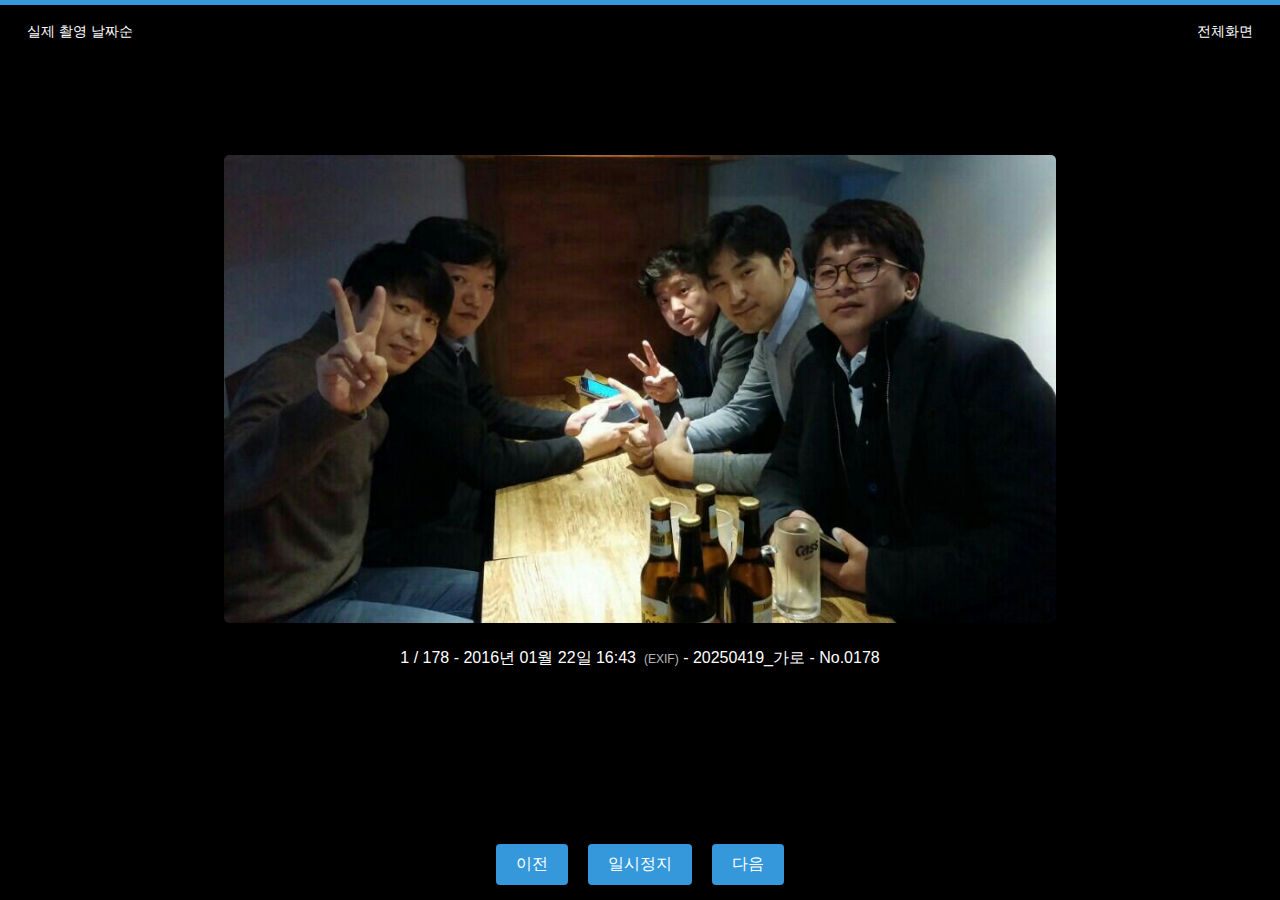
<file: 슬라이드쇼_촬영날짜순.html>
<!DOCTYPE html>
<html lang="ko">
<head>
    <meta charset="UTF-8">
    <meta name="viewport" content="width=device-width, initial-scale=1.0">
    <title>사진 슬라이드쇼 (촬영날짜순) - 2025-04-19</title>
    <style>
        body {
            margin: 0;
            padding: 0;
            background-color: #000;
            font-family: 'Malgun Gothic', Arial, sans-serif;
            color: #fff;
            height: 100vh;
            overflow: hidden;
            display: flex;
            flex-direction: column;
        }
        .slideshow-container {
            position: relative;
            flex-grow: 1;
            width: 100%;
            display: flex;
            align-items: center;
            justify-content: center;
        }
        .slide {
            position: absolute;
            width: 100%;
            height: 100%;
            opacity: 0;
            transition: opacity 1.5s ease-in-out;
            display: flex;
            flex-direction: column;
            align-items: center;
            justify-content: center;
        }
        .slide.active {
            opacity: 1;
        }
        .slide img {
            max-width: 90%;
            max-height: 85%;
            object-fit: contain;
            box-shadow: 0 5px 25px rgba(0, 0, 0, 0.5);
            border-radius: 5px;
        }
        .slide-info {
            margin-top: 15px;
            text-align: center;
            background-color: rgba(0, 0, 0, 0.6);
            padding: 10px 20px;
            font-size: 16px;
            border-radius: 15px;
        }
        .date-source {
            font-size: 12px;
            opacity: 0.7;
            margin-left: 8px;
        }
        .controls {
            display: flex;
            justify-content: center;
            padding: 15px;
            background-color: rgba(0, 0, 0, 0.8);
        }
        .controls button {
            padding: 10px 20px;
            margin: 0 10px;
            border: none;
            background-color: #3498db;
            color: white;
            border-radius: 4px;
            cursor: pointer;
            font-size: 16px;
            transition: background-color 0.3s;
        }
        .controls button:hover {
            background-color: #2980b9;
        }
        .progress-bar {
            height: 5px;
            width: 100%;
            background-color: #333;
        }
        .progress {
            height: 100%;
            background-color: #3498db;
            width: 0%;
            transition: width 0.5s ease;
        }
        /* 이미지 확대/축소 애니메이션 */
        @keyframes zoom {
            0% { transform: scale(1); }
            50% { transform: scale(1.05); }
            100% { transform: scale(1); }
        }
        .slide.active img {
            animation: zoom 20s infinite ease-in-out;
        }
        /* 가로 세로 이미지 구분 스타일 */
        .horizontal img {
            max-width: 90%;
            max-height: 80%;
        }
        .vertical img {
            max-height: 85%;
            max-width: 65%;
        }
        /* 전체화면 스타일 */
        .fullscreen-btn {
            position: absolute;
            top: 15px;
            right: 15px;
            background-color: rgba(0, 0, 0, 0.5);
            color: white;
            border: none;
            border-radius: 4px;
            padding: 8px 12px;
            cursor: pointer;
            font-size: 14px;
            z-index: 10;
        }
        .order-badge {
            position: absolute;
            top: 15px;
            left: 15px;
            background-color: rgba(0, 0, 0, 0.5);
            color: white;
            border-radius: 4px;
            padding: 8px 12px;
            font-size: 14px;
            z-index: 10;
        }
    </style>
</head>
<body>
    <div class="progress-bar">
        <div class="progress" id="progress"></div>
    </div>
    
    <button class="fullscreen-btn" id="fullscreen-btn">전체화면</button>
    <div class="order-badge">실제 촬영 날짜순</div>
    
    <div class="slideshow-container" id="slideshow-container">
        <!-- 슬라이드가 여기에 동적으로 생성됩니다 -->

        <div class="slide vertical">
            <img src="0178_20250419_가로.jpg" alt="슬라이드 1">
            <div class="slide-info">1 / 178 - 2016년 01월 22일 16:43<span class="date-source">(EXIF)</span> - 20250419_가로 - No.0178</div>
        </div>
        <div class="slide vertical">
            <img src="0113_20250419_가로.jpg" alt="슬라이드 2">
            <div class="slide-info">2 / 178 - 2019년 10월 12일 11:13<span class="date-source">(EXIF)</span> - 20250419_가로 - No.0113</div>
        </div>
        <div class="slide vertical">
            <img src="0114_20250419_가로.jpg" alt="슬라이드 3">
            <div class="slide-info">3 / 178 - 2019년 10월 12일 11:14<span class="date-source">(EXIF)</span> - 20250419_가로 - No.0114</div>
        </div>
        <div class="slide vertical">
            <img src="0112_20250419_세로.jpg" alt="슬라이드 4">
            <div class="slide-info">4 / 178 - 2019년 10월 12일 11:20<span class="date-source">(EXIF)</span> - 20250419_세로 - No.0112</div>
        </div>
        <div class="slide vertical">
            <img src="0111_20250419_세로.jpg" alt="슬라이드 5">
            <div class="slide-info">5 / 178 - 2020년 02월 16일 11:08<span class="date-source">(EXIF)</span> - 20250419_세로 - No.0111</div>
        </div>
        <div class="slide vertical">
            <img src="0001_20220115_가로.jpg" alt="슬라이드 6">
            <div class="slide-info">6 / 178 - 2022년 01월 15일 00:00<span class="date-source">(파일명)</span> - 20220115_가로 - No.0001</div>
        </div>
        <div class="slide vertical">
            <img src="0002_20220220_세로.jpg" alt="슬라이드 7">
            <div class="slide-info">7 / 178 - 2022년 02월 20일 00:00<span class="date-source">(파일명)</span> - 20220220_세로 - No.0002</div>
        </div>
        <div class="slide vertical">
            <img src="0003_20220220_가로.jpg" alt="슬라이드 8">
            <div class="slide-info">8 / 178 - 2022년 02월 20일 00:00<span class="date-source">(파일명)</span> - 20220220_가로 - No.0003</div>
        </div>
        <div class="slide vertical">
            <img src="0004_20220220_가로.jpg" alt="슬라이드 9">
            <div class="slide-info">9 / 178 - 2022년 02월 20일 00:00<span class="date-source">(파일명)</span> - 20220220_가로 - No.0004</div>
        </div>
        <div class="slide vertical">
            <img src="0005_20220220_가로.jpg" alt="슬라이드 10">
            <div class="slide-info">10 / 178 - 2022년 02월 20일 00:00<span class="date-source">(파일명)</span> - 20220220_가로 - No.0005</div>
        </div>
        <div class="slide vertical">
            <img src="0006_20220320_가로.jpg" alt="슬라이드 11">
            <div class="slide-info">11 / 178 - 2022년 03월 20일 00:00<span class="date-source">(파일명)</span> - 20220320_가로 - No.0006</div>
        </div>
        <div class="slide vertical">
            <img src="0007_20220320_가로.jpg" alt="슬라이드 12">
            <div class="slide-info">12 / 178 - 2022년 03월 20일 00:00<span class="date-source">(파일명)</span> - 20220320_가로 - No.0007</div>
        </div>
        <div class="slide vertical">
            <img src="0008_20220601_가로.jpg" alt="슬라이드 13">
            <div class="slide-info">13 / 178 - 2022년 06월 01일 00:00<span class="date-source">(파일명)</span> - 20220601_가로 - No.0008</div>
        </div>
        <div class="slide vertical">
            <img src="0009_20220601_가로.jpg" alt="슬라이드 14">
            <div class="slide-info">14 / 178 - 2022년 06월 01일 00:00<span class="date-source">(파일명)</span> - 20220601_가로 - No.0009</div>
        </div>
        <div class="slide vertical">
            <img src="0010_20220601_가로.jpg" alt="슬라이드 15">
            <div class="slide-info">15 / 178 - 2022년 06월 01일 00:00<span class="date-source">(파일명)</span> - 20220601_가로 - No.0010</div>
        </div>
        <div class="slide vertical">
            <img src="0011_20220601_가로.jpg" alt="슬라이드 16">
            <div class="slide-info">16 / 178 - 2022년 06월 01일 00:00<span class="date-source">(파일명)</span> - 20220601_가로 - No.0011</div>
        </div>
        <div class="slide vertical">
            <img src="0012_20220601_세로.jpg" alt="슬라이드 17">
            <div class="slide-info">17 / 178 - 2022년 06월 01일 00:00<span class="date-source">(파일명)</span> - 20220601_세로 - No.0012</div>
        </div>
        <div class="slide vertical">
            <img src="0013_20220601_세로.jpg" alt="슬라이드 18">
            <div class="slide-info">18 / 178 - 2022년 06월 01일 00:00<span class="date-source">(파일명)</span> - 20220601_세로 - No.0013</div>
        </div>
        <div class="slide vertical">
            <img src="0014_20220601_가로.jpg" alt="슬라이드 19">
            <div class="slide-info">19 / 178 - 2022년 06월 01일 00:00<span class="date-source">(파일명)</span> - 20220601_가로 - No.0014</div>
        </div>
        <div class="slide vertical">
            <img src="0015_20220601_가로.jpg" alt="슬라이드 20">
            <div class="slide-info">20 / 178 - 2022년 06월 01일 00:00<span class="date-source">(파일명)</span> - 20220601_가로 - No.0015</div>
        </div>
        <div class="slide vertical">
            <img src="0016_20220601_가로.jpg" alt="슬라이드 21">
            <div class="slide-info">21 / 178 - 2022년 06월 01일 00:00<span class="date-source">(파일명)</span> - 20220601_가로 - No.0016</div>
        </div>
        <div class="slide vertical">
            <img src="0017_20220601_가로.jpg" alt="슬라이드 22">
            <div class="slide-info">22 / 178 - 2022년 06월 01일 00:00<span class="date-source">(파일명)</span> - 20220601_가로 - No.0017</div>
        </div>
        <div class="slide vertical">
            <img src="0018_20220601_세로.jpg" alt="슬라이드 23">
            <div class="slide-info">23 / 178 - 2022년 06월 01일 00:00<span class="date-source">(파일명)</span> - 20220601_세로 - No.0018</div>
        </div>
        <div class="slide vertical">
            <img src="0019_20220601_가로.jpg" alt="슬라이드 24">
            <div class="slide-info">24 / 178 - 2022년 06월 01일 00:00<span class="date-source">(파일명)</span> - 20220601_가로 - No.0019</div>
        </div>
        <div class="slide vertical">
            <img src="0020_20220601_세로.jpg" alt="슬라이드 25">
            <div class="slide-info">25 / 178 - 2022년 06월 01일 00:00<span class="date-source">(파일명)</span> - 20220601_세로 - No.0020</div>
        </div>
        <div class="slide vertical">
            <img src="0025_20230425_세로.jpg" alt="슬라이드 26">
            <div class="slide-info">26 / 178 - 2023년 04월 25일 00:00<span class="date-source">(파일명)</span> - 20230425_세로 - No.0025</div>
        </div>
        <div class="slide vertical">
            <img src="0026_20230425_세로.jpg" alt="슬라이드 27">
            <div class="slide-info">27 / 178 - 2023년 04월 25일 00:00<span class="date-source">(파일명)</span> - 20230425_세로 - No.0026</div>
        </div>
        <div class="slide vertical">
            <img src="0027_20230425_세로.jpg" alt="슬라이드 28">
            <div class="slide-info">28 / 178 - 2023년 04월 25일 00:00<span class="date-source">(파일명)</span> - 20230425_세로 - No.0027</div>
        </div>
        <div class="slide vertical">
            <img src="0028_20230425_세로.jpg" alt="슬라이드 29">
            <div class="slide-info">29 / 178 - 2023년 04월 25일 00:00<span class="date-source">(파일명)</span> - 20230425_세로 - No.0028</div>
        </div>
        <div class="slide vertical">
            <img src="0024_20230425_가로.jpg" alt="슬라이드 30">
            <div class="slide-info">30 / 178 - 2023년 04월 25일 15:29<span class="date-source">(EXIF)</span> - 20230425_가로 - No.0024</div>
        </div>
        <div class="slide vertical">
            <img src="0023_20230425_가로.jpg" alt="슬라이드 31">
            <div class="slide-info">31 / 178 - 2023년 04월 25일 16:43<span class="date-source">(EXIF)</span> - 20230425_가로 - No.0023</div>
        </div>
        <div class="slide vertical">
            <img src="0022_20230425_가로.jpg" alt="슬라이드 32">
            <div class="slide-info">32 / 178 - 2023년 04월 25일 16:43<span class="date-source">(EXIF)</span> - 20230425_가로 - No.0022</div>
        </div>
        <div class="slide vertical">
            <img src="0021_20230425_가로.jpg" alt="슬라이드 33">
            <div class="slide-info">33 / 178 - 2023년 04월 25일 16:44<span class="date-source">(EXIF)</span> - 20230425_가로 - No.0021</div>
        </div>
        <div class="slide vertical">
            <img src="0029_20230523_세로.jpg" alt="슬라이드 34">
            <div class="slide-info">34 / 178 - 2023년 05월 23일 00:00<span class="date-source">(파일명)</span> - 20230523_세로 - No.0029</div>
        </div>
        <div class="slide vertical">
            <img src="0030_20230523_가로.jpg" alt="슬라이드 35">
            <div class="slide-info">35 / 178 - 2023년 05월 23일 00:00<span class="date-source">(파일명)</span> - 20230523_가로 - No.0030</div>
        </div>
        <div class="slide vertical">
            <img src="0031_20230523_세로.jpg" alt="슬라이드 36">
            <div class="slide-info">36 / 178 - 2023년 05월 23일 00:00<span class="date-source">(파일명)</span> - 20230523_세로 - No.0031</div>
        </div>
        <div class="slide vertical">
            <img src="0032_20230523_세로.jpg" alt="슬라이드 37">
            <div class="slide-info">37 / 178 - 2023년 05월 23일 00:00<span class="date-source">(파일명)</span> - 20230523_세로 - No.0032</div>
        </div>
        <div class="slide vertical">
            <img src="0033_20230523_가로.jpg" alt="슬라이드 38">
            <div class="slide-info">38 / 178 - 2023년 05월 23일 00:00<span class="date-source">(파일명)</span> - 20230523_가로 - No.0033</div>
        </div>
        <div class="slide vertical">
            <img src="0034_20230523_세로.jpg" alt="슬라이드 39">
            <div class="slide-info">39 / 178 - 2023년 05월 23일 00:00<span class="date-source">(파일명)</span> - 20230523_세로 - No.0034</div>
        </div>
        <div class="slide vertical">
            <img src="0035_20230611_세로.jpg" alt="슬라이드 40">
            <div class="slide-info">40 / 178 - 2023년 06월 11일 00:00<span class="date-source">(파일명)</span> - 20230611_세로 - No.0035</div>
        </div>
        <div class="slide vertical">
            <img src="0036_20230611_세로.jpg" alt="슬라이드 41">
            <div class="slide-info">41 / 178 - 2023년 06월 11일 00:00<span class="date-source">(파일명)</span> - 20230611_세로 - No.0036</div>
        </div>
        <div class="slide vertical">
            <img src="0037_20230611_세로.jpg" alt="슬라이드 42">
            <div class="slide-info">42 / 178 - 2023년 06월 11일 00:00<span class="date-source">(파일명)</span> - 20230611_세로 - No.0037</div>
        </div>
        <div class="slide vertical">
            <img src="0038_20230611_가로.jpg" alt="슬라이드 43">
            <div class="slide-info">43 / 178 - 2023년 06월 11일 00:00<span class="date-source">(파일명)</span> - 20230611_가로 - No.0038</div>
        </div>
        <div class="slide vertical">
            <img src="0039_20230611_가로.jpg" alt="슬라이드 44">
            <div class="slide-info">44 / 178 - 2023년 06월 11일 00:00<span class="date-source">(파일명)</span> - 20230611_가로 - No.0039</div>
        </div>
        <div class="slide vertical">
            <img src="0040_20230611_세로.jpg" alt="슬라이드 45">
            <div class="slide-info">45 / 178 - 2023년 06월 11일 00:00<span class="date-source">(파일명)</span> - 20230611_세로 - No.0040</div>
        </div>
        <div class="slide vertical">
            <img src="0041_20230611_세로.jpg" alt="슬라이드 46">
            <div class="slide-info">46 / 178 - 2023년 06월 11일 00:00<span class="date-source">(파일명)</span> - 20230611_세로 - No.0041</div>
        </div>
        <div class="slide vertical">
            <img src="0042_20230611_가로.jpg" alt="슬라이드 47">
            <div class="slide-info">47 / 178 - 2023년 06월 11일 00:00<span class="date-source">(파일명)</span> - 20230611_가로 - No.0042</div>
        </div>
        <div class="slide vertical">
            <img src="0043_20230627_세로.jpg" alt="슬라이드 48">
            <div class="slide-info">48 / 178 - 2023년 06월 27일 00:00<span class="date-source">(파일명)</span> - 20230627_세로 - No.0043</div>
        </div>
        <div class="slide vertical">
            <img src="0044_20230627_가로.jpg" alt="슬라이드 49">
            <div class="slide-info">49 / 178 - 2023년 06월 27일 00:00<span class="date-source">(파일명)</span> - 20230627_가로 - No.0044</div>
        </div>
        <div class="slide vertical">
            <img src="0045_20230627_세로.jpg" alt="슬라이드 50">
            <div class="slide-info">50 / 178 - 2023년 06월 27일 00:00<span class="date-source">(파일명)</span> - 20230627_세로 - No.0045</div>
        </div>
        <div class="slide vertical">
            <img src="0046_20230822_가로.jpg" alt="슬라이드 51">
            <div class="slide-info">51 / 178 - 2023년 08월 22일 00:00<span class="date-source">(파일명)</span> - 20230822_가로 - No.0046</div>
        </div>
        <div class="slide vertical">
            <img src="0047_20230822_가로.jpg" alt="슬라이드 52">
            <div class="slide-info">52 / 178 - 2023년 08월 22일 00:00<span class="date-source">(파일명)</span> - 20230822_가로 - No.0047</div>
        </div>
        <div class="slide vertical">
            <img src="0048_20230822_가로.jpg" alt="슬라이드 53">
            <div class="slide-info">53 / 178 - 2023년 08월 22일 00:00<span class="date-source">(파일명)</span> - 20230822_가로 - No.0048</div>
        </div>
        <div class="slide vertical">
            <img src="0049_20231024_세로.jpg" alt="슬라이드 54">
            <div class="slide-info">54 / 178 - 2023년 10월 24일 00:00<span class="date-source">(파일명)</span> - 20231024_세로 - No.0049</div>
        </div>
        <div class="slide vertical">
            <img src="0050_20231024_세로.jpg" alt="슬라이드 55">
            <div class="slide-info">55 / 178 - 2023년 10월 24일 00:00<span class="date-source">(파일명)</span> - 20231024_세로 - No.0050</div>
        </div>
        <div class="slide vertical">
            <img src="0051_20231024_세로.jpg" alt="슬라이드 56">
            <div class="slide-info">56 / 178 - 2023년 10월 24일 00:00<span class="date-source">(파일명)</span> - 20231024_세로 - No.0051</div>
        </div>
        <div class="slide vertical">
            <img src="0052_20231024_세로.jpg" alt="슬라이드 57">
            <div class="slide-info">57 / 178 - 2023년 10월 24일 00:00<span class="date-source">(파일명)</span> - 20231024_세로 - No.0052</div>
        </div>
        <div class="slide vertical">
            <img src="0053_20231208_가로.jpg" alt="슬라이드 58">
            <div class="slide-info">58 / 178 - 2023년 12월 08일 00:00<span class="date-source">(파일명)</span> - 20231208_가로 - No.0053</div>
        </div>
        <div class="slide vertical">
            <img src="0054_20231208_세로.jpg" alt="슬라이드 59">
            <div class="slide-info">59 / 178 - 2023년 12월 08일 00:00<span class="date-source">(파일명)</span> - 20231208_세로 - No.0054</div>
        </div>
        <div class="slide vertical">
            <img src="0055_20231208_가로.jpg" alt="슬라이드 60">
            <div class="slide-info">60 / 178 - 2023년 12월 08일 00:00<span class="date-source">(파일명)</span> - 20231208_가로 - No.0055</div>
        </div>
        <div class="slide vertical">
            <img src="0056_20231208_가로.jpg" alt="슬라이드 61">
            <div class="slide-info">61 / 178 - 2023년 12월 08일 00:00<span class="date-source">(파일명)</span> - 20231208_가로 - No.0056</div>
        </div>
        <div class="slide vertical">
            <img src="0057_20231208_가로.jpg" alt="슬라이드 62">
            <div class="slide-info">62 / 178 - 2023년 12월 08일 00:00<span class="date-source">(파일명)</span> - 20231208_가로 - No.0057</div>
        </div>
        <div class="slide vertical">
            <img src="0058_20231208_가로.jpg" alt="슬라이드 63">
            <div class="slide-info">63 / 178 - 2023년 12월 08일 00:00<span class="date-source">(파일명)</span> - 20231208_가로 - No.0058</div>
        </div>
        <div class="slide vertical">
            <img src="0059_20231209_가로.jpg" alt="슬라이드 64">
            <div class="slide-info">64 / 178 - 2023년 12월 09일 00:00<span class="date-source">(파일명)</span> - 20231209_가로 - No.0059</div>
        </div>
        <div class="slide vertical">
            <img src="0060_20231209_가로.jpg" alt="슬라이드 65">
            <div class="slide-info">65 / 178 - 2023년 12월 09일 00:00<span class="date-source">(파일명)</span> - 20231209_가로 - No.0060</div>
        </div>
        <div class="slide vertical">
            <img src="0061_20231209_가로.jpg" alt="슬라이드 66">
            <div class="slide-info">66 / 178 - 2023년 12월 09일 00:00<span class="date-source">(파일명)</span> - 20231209_가로 - No.0061</div>
        </div>
        <div class="slide vertical">
            <img src="0062_20231209_가로.jpg" alt="슬라이드 67">
            <div class="slide-info">67 / 178 - 2023년 12월 09일 00:00<span class="date-source">(파일명)</span> - 20231209_가로 - No.0062</div>
        </div>
        <div class="slide vertical">
            <img src="0063_20231209_가로.jpg" alt="슬라이드 68">
            <div class="slide-info">68 / 178 - 2023년 12월 09일 00:00<span class="date-source">(파일명)</span> - 20231209_가로 - No.0063</div>
        </div>
        <div class="slide vertical">
            <img src="0064_20231209_가로.jpg" alt="슬라이드 69">
            <div class="slide-info">69 / 178 - 2023년 12월 09일 00:00<span class="date-source">(파일명)</span> - 20231209_가로 - No.0064</div>
        </div>
        <div class="slide vertical">
            <img src="0065_20231209_가로.jpg" alt="슬라이드 70">
            <div class="slide-info">70 / 178 - 2023년 12월 09일 00:00<span class="date-source">(파일명)</span> - 20231209_가로 - No.0065</div>
        </div>
        <div class="slide vertical">
            <img src="0066_20231217_가로.jpg" alt="슬라이드 71">
            <div class="slide-info">71 / 178 - 2023년 12월 17일 00:00<span class="date-source">(파일명)</span> - 20231217_가로 - No.0066</div>
        </div>
        <div class="slide vertical">
            <img src="0067_20231217_가로.jpg" alt="슬라이드 72">
            <div class="slide-info">72 / 178 - 2023년 12월 17일 00:00<span class="date-source">(파일명)</span> - 20231217_가로 - No.0067</div>
        </div>
        <div class="slide vertical">
            <img src="0068_20231217_세로.jpg" alt="슬라이드 73">
            <div class="slide-info">73 / 178 - 2023년 12월 17일 00:00<span class="date-source">(파일명)</span> - 20231217_세로 - No.0068</div>
        </div>
        <div class="slide vertical">
            <img src="0069_20231217_가로.jpg" alt="슬라이드 74">
            <div class="slide-info">74 / 178 - 2023년 12월 17일 00:00<span class="date-source">(파일명)</span> - 20231217_가로 - No.0069</div>
        </div>
        <div class="slide vertical">
            <img src="0070_20231217_가로.jpg" alt="슬라이드 75">
            <div class="slide-info">75 / 178 - 2023년 12월 17일 00:00<span class="date-source">(파일명)</span> - 20231217_가로 - No.0070</div>
        </div>
        <div class="slide vertical">
            <img src="0071_20231217_세로.jpg" alt="슬라이드 76">
            <div class="slide-info">76 / 178 - 2023년 12월 17일 00:00<span class="date-source">(파일명)</span> - 20231217_세로 - No.0071</div>
        </div>
        <div class="slide vertical">
            <img src="0072_20231217_가로.jpg" alt="슬라이드 77">
            <div class="slide-info">77 / 178 - 2023년 12월 17일 00:00<span class="date-source">(파일명)</span> - 20231217_가로 - No.0072</div>
        </div>
        <div class="slide vertical">
            <img src="0073_20231217_가로.jpg" alt="슬라이드 78">
            <div class="slide-info">78 / 178 - 2023년 12월 17일 00:00<span class="date-source">(파일명)</span> - 20231217_가로 - No.0073</div>
        </div>
        <div class="slide vertical">
            <img src="0074_20231217_가로.jpg" alt="슬라이드 79">
            <div class="slide-info">79 / 178 - 2023년 12월 17일 00:00<span class="date-source">(파일명)</span> - 20231217_가로 - No.0074</div>
        </div>
        <div class="slide vertical">
            <img src="0075_20231217_가로.jpg" alt="슬라이드 80">
            <div class="slide-info">80 / 178 - 2023년 12월 17일 00:00<span class="date-source">(파일명)</span> - 20231217_가로 - No.0075</div>
        </div>
        <div class="slide vertical">
            <img src="0076_20240916_세로.jpg" alt="슬라이드 81">
            <div class="slide-info">81 / 178 - 2024년 09월 16일 00:00<span class="date-source">(파일명)</span> - 20240916_세로 - No.0076</div>
        </div>
        <div class="slide vertical">
            <img src="0077_20241022_세로.jpg" alt="슬라이드 82">
            <div class="slide-info">82 / 178 - 2024년 10월 22일 00:00<span class="date-source">(파일명)</span> - 20241022_세로 - No.0077</div>
        </div>
        <div class="slide vertical">
            <img src="0078_20241022_세로.jpg" alt="슬라이드 83">
            <div class="slide-info">83 / 178 - 2024년 10월 22일 00:00<span class="date-source">(파일명)</span> - 20241022_세로 - No.0078</div>
        </div>
        <div class="slide vertical">
            <img src="0079_20241022_세로.jpg" alt="슬라이드 84">
            <div class="slide-info">84 / 178 - 2024년 10월 22일 00:00<span class="date-source">(파일명)</span> - 20241022_세로 - No.0079</div>
        </div>
        <div class="slide vertical">
            <img src="0080_20241022_세로.jpg" alt="슬라이드 85">
            <div class="slide-info">85 / 178 - 2024년 10월 22일 00:00<span class="date-source">(파일명)</span> - 20241022_세로 - No.0080</div>
        </div>
        <div class="slide vertical">
            <img src="0081_20241022_세로.jpg" alt="슬라이드 86">
            <div class="slide-info">86 / 178 - 2024년 10월 22일 00:00<span class="date-source">(파일명)</span> - 20241022_세로 - No.0081</div>
        </div>
        <div class="slide vertical">
            <img src="0082_20241022_세로.jpg" alt="슬라이드 87">
            <div class="slide-info">87 / 178 - 2024년 10월 22일 00:00<span class="date-source">(파일명)</span> - 20241022_세로 - No.0082</div>
        </div>
        <div class="slide vertical">
            <img src="0083_20241022_세로.jpg" alt="슬라이드 88">
            <div class="slide-info">88 / 178 - 2024년 10월 22일 00:00<span class="date-source">(파일명)</span> - 20241022_세로 - No.0083</div>
        </div>
        <div class="slide vertical">
            <img src="0084_20241022_세로.jpg" alt="슬라이드 89">
            <div class="slide-info">89 / 178 - 2024년 10월 22일 00:00<span class="date-source">(파일명)</span> - 20241022_세로 - No.0084</div>
        </div>
        <div class="slide vertical">
            <img src="0085_20241022_세로.jpg" alt="슬라이드 90">
            <div class="slide-info">90 / 178 - 2024년 10월 22일 00:00<span class="date-source">(파일명)</span> - 20241022_세로 - No.0085</div>
        </div>
        <div class="slide vertical">
            <img src="0086_20241022_세로.jpg" alt="슬라이드 91">
            <div class="slide-info">91 / 178 - 2024년 10월 22일 00:00<span class="date-source">(파일명)</span> - 20241022_세로 - No.0086</div>
        </div>
        <div class="slide vertical">
            <img src="0087_20241022_세로.jpg" alt="슬라이드 92">
            <div class="slide-info">92 / 178 - 2024년 10월 22일 00:00<span class="date-source">(파일명)</span> - 20241022_세로 - No.0087</div>
        </div>
        <div class="slide vertical">
            <img src="0088_20241022_세로.jpg" alt="슬라이드 93">
            <div class="slide-info">93 / 178 - 2024년 10월 22일 00:00<span class="date-source">(파일명)</span> - 20241022_세로 - No.0088</div>
        </div>
        <div class="slide vertical">
            <img src="0089_20241022_세로.jpg" alt="슬라이드 94">
            <div class="slide-info">94 / 178 - 2024년 10월 22일 00:00<span class="date-source">(파일명)</span> - 20241022_세로 - No.0089</div>
        </div>
        <div class="slide vertical">
            <img src="0090_20241022_세로.jpg" alt="슬라이드 95">
            <div class="slide-info">95 / 178 - 2024년 10월 22일 00:00<span class="date-source">(파일명)</span> - 20241022_세로 - No.0090</div>
        </div>
        <div class="slide vertical">
            <img src="0091_20241126_가로.jpg" alt="슬라이드 96">
            <div class="slide-info">96 / 178 - 2024년 11월 26일 17:37<span class="date-source">(EXIF)</span> - 20241126_가로 - No.0091</div>
        </div>
        <div class="slide vertical">
            <img src="0092_20241213_가로.jpg" alt="슬라이드 97">
            <div class="slide-info">97 / 178 - 2024년 12월 13일 00:00<span class="date-source">(파일명)</span> - 20241213_가로 - No.0092</div>
        </div>
        <div class="slide vertical">
            <img src="0093_20241213_가로.jpg" alt="슬라이드 98">
            <div class="slide-info">98 / 178 - 2024년 12월 13일 00:00<span class="date-source">(파일명)</span> - 20241213_가로 - No.0093</div>
        </div>
        <div class="slide vertical">
            <img src="0094_20241213_세로.jpg" alt="슬라이드 99">
            <div class="slide-info">99 / 178 - 2024년 12월 13일 00:00<span class="date-source">(파일명)</span> - 20241213_세로 - No.0094</div>
        </div>
        <div class="slide vertical">
            <img src="0095_20250130_가로.png" alt="슬라이드 100">
            <div class="slide-info">100 / 178 - 2025년 01월 30일 00:00<span class="date-source">(파일명)</span> - 20250130_가로 - No.0095</div>
        </div>
        <div class="slide vertical">
            <img src="0096_20250130_가로.png" alt="슬라이드 101">
            <div class="slide-info">101 / 178 - 2025년 01월 30일 00:00<span class="date-source">(파일명)</span> - 20250130_가로 - No.0096</div>
        </div>
        <div class="slide vertical">
            <img src="0097_20250130_가로.png" alt="슬라이드 102">
            <div class="slide-info">102 / 178 - 2025년 01월 30일 00:00<span class="date-source">(파일명)</span> - 20250130_가로 - No.0097</div>
        </div>
        <div class="slide vertical">
            <img src="0098_20250410_세로.jpg" alt="슬라이드 103">
            <div class="slide-info">103 / 178 - 2025년 04월 10일 00:00<span class="date-source">(파일명)</span> - 20250410_세로 - No.0098</div>
        </div>
        <div class="slide vertical">
            <img src="0099_20250419_가로.jpg" alt="슬라이드 104">
            <div class="slide-info">104 / 178 - 2025년 04월 19일 00:00<span class="date-source">(파일명)</span> - 20250419_가로 - No.0099</div>
        </div>
        <div class="slide vertical">
            <img src="0100_20250419_가로.jpg" alt="슬라이드 105">
            <div class="slide-info">105 / 178 - 2025년 04월 19일 00:00<span class="date-source">(파일명)</span> - 20250419_가로 - No.0100</div>
        </div>
        <div class="slide vertical">
            <img src="0101_20250419_세로.jpg" alt="슬라이드 106">
            <div class="slide-info">106 / 178 - 2025년 04월 19일 00:00<span class="date-source">(파일명)</span> - 20250419_세로 - No.0101</div>
        </div>
        <div class="slide vertical">
            <img src="0102_20250419_세로.jpg" alt="슬라이드 107">
            <div class="slide-info">107 / 178 - 2025년 04월 19일 00:00<span class="date-source">(파일명)</span> - 20250419_세로 - No.0102</div>
        </div>
        <div class="slide vertical">
            <img src="0103_20250419_가로.jpg" alt="슬라이드 108">
            <div class="slide-info">108 / 178 - 2025년 04월 19일 00:00<span class="date-source">(파일명)</span> - 20250419_가로 - No.0103</div>
        </div>
        <div class="slide vertical">
            <img src="0104_20250419_가로.jpg" alt="슬라이드 109">
            <div class="slide-info">109 / 178 - 2025년 04월 19일 00:00<span class="date-source">(파일명)</span> - 20250419_가로 - No.0104</div>
        </div>
        <div class="slide vertical">
            <img src="0105_20250419_가로.jpg" alt="슬라이드 110">
            <div class="slide-info">110 / 178 - 2025년 04월 19일 00:00<span class="date-source">(파일명)</span> - 20250419_가로 - No.0105</div>
        </div>
        <div class="slide vertical">
            <img src="0106_20250419_가로.jpg" alt="슬라이드 111">
            <div class="slide-info">111 / 178 - 2025년 04월 19일 00:00<span class="date-source">(파일명)</span> - 20250419_가로 - No.0106</div>
        </div>
        <div class="slide vertical">
            <img src="0107_20250419_가로.jpg" alt="슬라이드 112">
            <div class="slide-info">112 / 178 - 2025년 04월 19일 00:00<span class="date-source">(파일명)</span> - 20250419_가로 - No.0107</div>
        </div>
        <div class="slide vertical">
            <img src="0108_20250419_세로.jpg" alt="슬라이드 113">
            <div class="slide-info">113 / 178 - 2025년 04월 19일 00:00<span class="date-source">(파일명)</span> - 20250419_세로 - No.0108</div>
        </div>
        <div class="slide vertical">
            <img src="0109_20250419_가로.jpg" alt="슬라이드 114">
            <div class="slide-info">114 / 178 - 2025년 04월 19일 00:00<span class="date-source">(파일명)</span> - 20250419_가로 - No.0109</div>
        </div>
        <div class="slide vertical">
            <img src="0110_20250419_가로.jpg" alt="슬라이드 115">
            <div class="slide-info">115 / 178 - 2025년 04월 19일 00:00<span class="date-source">(파일명)</span> - 20250419_가로 - No.0110</div>
        </div>
        <div class="slide vertical">
            <img src="0115_20250419_가로.jpg" alt="슬라이드 116">
            <div class="slide-info">116 / 178 - 2025년 04월 19일 00:00<span class="date-source">(파일명)</span> - 20250419_가로 - No.0115</div>
        </div>
        <div class="slide vertical">
            <img src="0116_20250419_가로.jpg" alt="슬라이드 117">
            <div class="slide-info">117 / 178 - 2025년 04월 19일 00:00<span class="date-source">(파일명)</span> - 20250419_가로 - No.0116</div>
        </div>
        <div class="slide vertical">
            <img src="0117_20250419_가로.jpg" alt="슬라이드 118">
            <div class="slide-info">118 / 178 - 2025년 04월 19일 00:00<span class="date-source">(파일명)</span> - 20250419_가로 - No.0117</div>
        </div>
        <div class="slide vertical">
            <img src="0118_20250419_가로.jpg" alt="슬라이드 119">
            <div class="slide-info">119 / 178 - 2025년 04월 19일 00:00<span class="date-source">(파일명)</span> - 20250419_가로 - No.0118</div>
        </div>
        <div class="slide vertical">
            <img src="0119_20250419_가로.jpg" alt="슬라이드 120">
            <div class="slide-info">120 / 178 - 2025년 04월 19일 00:00<span class="date-source">(파일명)</span> - 20250419_가로 - No.0119</div>
        </div>
        <div class="slide vertical">
            <img src="0120_20250419_가로.jpg" alt="슬라이드 121">
            <div class="slide-info">121 / 178 - 2025년 04월 19일 00:00<span class="date-source">(파일명)</span> - 20250419_가로 - No.0120</div>
        </div>
        <div class="slide vertical">
            <img src="0121_20250419_가로.jpg" alt="슬라이드 122">
            <div class="slide-info">122 / 178 - 2025년 04월 19일 00:00<span class="date-source">(파일명)</span> - 20250419_가로 - No.0121</div>
        </div>
        <div class="slide vertical">
            <img src="0122_20250419_가로.jpg" alt="슬라이드 123">
            <div class="slide-info">123 / 178 - 2025년 04월 19일 00:00<span class="date-source">(파일명)</span> - 20250419_가로 - No.0122</div>
        </div>
        <div class="slide vertical">
            <img src="0123_20250419_가로.jpg" alt="슬라이드 124">
            <div class="slide-info">124 / 178 - 2025년 04월 19일 00:00<span class="date-source">(파일명)</span> - 20250419_가로 - No.0123</div>
        </div>
        <div class="slide vertical">
            <img src="0124_20250419_가로.jpg" alt="슬라이드 125">
            <div class="slide-info">125 / 178 - 2025년 04월 19일 00:00<span class="date-source">(파일명)</span> - 20250419_가로 - No.0124</div>
        </div>
        <div class="slide vertical">
            <img src="0125_20250419_가로.jpg" alt="슬라이드 126">
            <div class="slide-info">126 / 178 - 2025년 04월 19일 00:00<span class="date-source">(파일명)</span> - 20250419_가로 - No.0125</div>
        </div>
        <div class="slide vertical">
            <img src="0126_20250419_세로.jpg" alt="슬라이드 127">
            <div class="slide-info">127 / 178 - 2025년 04월 19일 00:00<span class="date-source">(파일명)</span> - 20250419_세로 - No.0126</div>
        </div>
        <div class="slide vertical">
            <img src="0127_20250419_가로.jpg" alt="슬라이드 128">
            <div class="slide-info">128 / 178 - 2025년 04월 19일 00:00<span class="date-source">(파일명)</span> - 20250419_가로 - No.0127</div>
        </div>
        <div class="slide vertical">
            <img src="0128_20250419_세로.jpg" alt="슬라이드 129">
            <div class="slide-info">129 / 178 - 2025년 04월 19일 00:00<span class="date-source">(파일명)</span> - 20250419_세로 - No.0128</div>
        </div>
        <div class="slide vertical">
            <img src="0129_20250419_가로.jpg" alt="슬라이드 130">
            <div class="slide-info">130 / 178 - 2025년 04월 19일 00:00<span class="date-source">(파일명)</span> - 20250419_가로 - No.0129</div>
        </div>
        <div class="slide vertical">
            <img src="0130_20250419_가로.jpg" alt="슬라이드 131">
            <div class="slide-info">131 / 178 - 2025년 04월 19일 00:00<span class="date-source">(파일명)</span> - 20250419_가로 - No.0130</div>
        </div>
        <div class="slide vertical">
            <img src="0131_20250419_가로.jpg" alt="슬라이드 132">
            <div class="slide-info">132 / 178 - 2025년 04월 19일 00:00<span class="date-source">(파일명)</span> - 20250419_가로 - No.0131</div>
        </div>
        <div class="slide vertical">
            <img src="0132_20250419_가로.jpg" alt="슬라이드 133">
            <div class="slide-info">133 / 178 - 2025년 04월 19일 00:00<span class="date-source">(파일명)</span> - 20250419_가로 - No.0132</div>
        </div>
        <div class="slide vertical">
            <img src="0133_20250419_가로.jpg" alt="슬라이드 134">
            <div class="slide-info">134 / 178 - 2025년 04월 19일 00:00<span class="date-source">(파일명)</span> - 20250419_가로 - No.0133</div>
        </div>
        <div class="slide vertical">
            <img src="0134_20250419_가로.jpg" alt="슬라이드 135">
            <div class="slide-info">135 / 178 - 2025년 04월 19일 00:00<span class="date-source">(파일명)</span> - 20250419_가로 - No.0134</div>
        </div>
        <div class="slide vertical">
            <img src="0135_20250419_세로.jpg" alt="슬라이드 136">
            <div class="slide-info">136 / 178 - 2025년 04월 19일 00:00<span class="date-source">(파일명)</span> - 20250419_세로 - No.0135</div>
        </div>
        <div class="slide vertical">
            <img src="0136_20250419_세로.jpg" alt="슬라이드 137">
            <div class="slide-info">137 / 178 - 2025년 04월 19일 00:00<span class="date-source">(파일명)</span> - 20250419_세로 - No.0136</div>
        </div>
        <div class="slide vertical">
            <img src="0137_20250419_세로.jpg" alt="슬라이드 138">
            <div class="slide-info">138 / 178 - 2025년 04월 19일 00:00<span class="date-source">(파일명)</span> - 20250419_세로 - No.0137</div>
        </div>
        <div class="slide vertical">
            <img src="0138_20250419_가로.jpg" alt="슬라이드 139">
            <div class="slide-info">139 / 178 - 2025년 04월 19일 00:00<span class="date-source">(파일명)</span> - 20250419_가로 - No.0138</div>
        </div>
        <div class="slide vertical">
            <img src="0139_20250419_가로.jpg" alt="슬라이드 140">
            <div class="slide-info">140 / 178 - 2025년 04월 19일 00:00<span class="date-source">(파일명)</span> - 20250419_가로 - No.0139</div>
        </div>
        <div class="slide vertical">
            <img src="0140_20250419_세로.jpg" alt="슬라이드 141">
            <div class="slide-info">141 / 178 - 2025년 04월 19일 00:00<span class="date-source">(파일명)</span> - 20250419_세로 - No.0140</div>
        </div>
        <div class="slide vertical">
            <img src="0141_20250419_가로.jpg" alt="슬라이드 142">
            <div class="slide-info">142 / 178 - 2025년 04월 19일 00:00<span class="date-source">(파일명)</span> - 20250419_가로 - No.0141</div>
        </div>
        <div class="slide vertical">
            <img src="0142_20250419_세로.jpg" alt="슬라이드 143">
            <div class="slide-info">143 / 178 - 2025년 04월 19일 00:00<span class="date-source">(파일명)</span> - 20250419_세로 - No.0142</div>
        </div>
        <div class="slide vertical">
            <img src="0143_20250419_세로.jpg" alt="슬라이드 144">
            <div class="slide-info">144 / 178 - 2025년 04월 19일 00:00<span class="date-source">(파일명)</span> - 20250419_세로 - No.0143</div>
        </div>
        <div class="slide vertical">
            <img src="0144_20250419_세로.jpg" alt="슬라이드 145">
            <div class="slide-info">145 / 178 - 2025년 04월 19일 00:00<span class="date-source">(파일명)</span> - 20250419_세로 - No.0144</div>
        </div>
        <div class="slide vertical">
            <img src="0145_20250419_세로.jpg" alt="슬라이드 146">
            <div class="slide-info">146 / 178 - 2025년 04월 19일 00:00<span class="date-source">(파일명)</span> - 20250419_세로 - No.0145</div>
        </div>
        <div class="slide vertical">
            <img src="0146_20250419_세로.jpg" alt="슬라이드 147">
            <div class="slide-info">147 / 178 - 2025년 04월 19일 00:00<span class="date-source">(파일명)</span> - 20250419_세로 - No.0146</div>
        </div>
        <div class="slide vertical">
            <img src="0147_20250419_세로.jpg" alt="슬라이드 148">
            <div class="slide-info">148 / 178 - 2025년 04월 19일 00:00<span class="date-source">(파일명)</span> - 20250419_세로 - No.0147</div>
        </div>
        <div class="slide vertical">
            <img src="0148_20250419_세로.jpg" alt="슬라이드 149">
            <div class="slide-info">149 / 178 - 2025년 04월 19일 00:00<span class="date-source">(파일명)</span> - 20250419_세로 - No.0148</div>
        </div>
        <div class="slide vertical">
            <img src="0149_20250419_가로.jpg" alt="슬라이드 150">
            <div class="slide-info">150 / 178 - 2025년 04월 19일 00:00<span class="date-source">(파일명)</span> - 20250419_가로 - No.0149</div>
        </div>
        <div class="slide vertical">
            <img src="0150_20250419_세로.jpg" alt="슬라이드 151">
            <div class="slide-info">151 / 178 - 2025년 04월 19일 00:00<span class="date-source">(파일명)</span> - 20250419_세로 - No.0150</div>
        </div>
        <div class="slide vertical">
            <img src="0151_20250419_가로.jpg" alt="슬라이드 152">
            <div class="slide-info">152 / 178 - 2025년 04월 19일 00:00<span class="date-source">(파일명)</span> - 20250419_가로 - No.0151</div>
        </div>
        <div class="slide vertical">
            <img src="0152_20250419_가로.jpg" alt="슬라이드 153">
            <div class="slide-info">153 / 178 - 2025년 04월 19일 00:00<span class="date-source">(파일명)</span> - 20250419_가로 - No.0152</div>
        </div>
        <div class="slide vertical">
            <img src="0153_20250419_세로.jpg" alt="슬라이드 154">
            <div class="slide-info">154 / 178 - 2025년 04월 19일 00:00<span class="date-source">(파일명)</span> - 20250419_세로 - No.0153</div>
        </div>
        <div class="slide vertical">
            <img src="0154_20250419_세로.jpg" alt="슬라이드 155">
            <div class="slide-info">155 / 178 - 2025년 04월 19일 00:00<span class="date-source">(파일명)</span> - 20250419_세로 - No.0154</div>
        </div>
        <div class="slide vertical">
            <img src="0155_20250419_가로.jpg" alt="슬라이드 156">
            <div class="slide-info">156 / 178 - 2025년 04월 19일 00:00<span class="date-source">(파일명)</span> - 20250419_가로 - No.0155</div>
        </div>
        <div class="slide vertical">
            <img src="0156_20250419_가로.jpg" alt="슬라이드 157">
            <div class="slide-info">157 / 178 - 2025년 04월 19일 00:00<span class="date-source">(파일명)</span> - 20250419_가로 - No.0156</div>
        </div>
        <div class="slide vertical">
            <img src="0157_20250419_가로.jpg" alt="슬라이드 158">
            <div class="slide-info">158 / 178 - 2025년 04월 19일 00:00<span class="date-source">(파일명)</span> - 20250419_가로 - No.0157</div>
        </div>
        <div class="slide vertical">
            <img src="0158_20250419_가로.jpg" alt="슬라이드 159">
            <div class="slide-info">159 / 178 - 2025년 04월 19일 00:00<span class="date-source">(파일명)</span> - 20250419_가로 - No.0158</div>
        </div>
        <div class="slide vertical">
            <img src="0159_20250419_세로.jpg" alt="슬라이드 160">
            <div class="slide-info">160 / 178 - 2025년 04월 19일 00:00<span class="date-source">(파일명)</span> - 20250419_세로 - No.0159</div>
        </div>
        <div class="slide vertical">
            <img src="0160_20250419_가로.jpg" alt="슬라이드 161">
            <div class="slide-info">161 / 178 - 2025년 04월 19일 00:00<span class="date-source">(파일명)</span> - 20250419_가로 - No.0160</div>
        </div>
        <div class="slide vertical">
            <img src="0161_20250419_가로.jpg" alt="슬라이드 162">
            <div class="slide-info">162 / 178 - 2025년 04월 19일 00:00<span class="date-source">(파일명)</span> - 20250419_가로 - No.0161</div>
        </div>
        <div class="slide vertical">
            <img src="0162_20250419_가로.jpg" alt="슬라이드 163">
            <div class="slide-info">163 / 178 - 2025년 04월 19일 00:00<span class="date-source">(파일명)</span> - 20250419_가로 - No.0162</div>
        </div>
        <div class="slide vertical">
            <img src="0163_20250419_가로.jpg" alt="슬라이드 164">
            <div class="slide-info">164 / 178 - 2025년 04월 19일 00:00<span class="date-source">(파일명)</span> - 20250419_가로 - No.0163</div>
        </div>
        <div class="slide vertical">
            <img src="0164_20250419_가로.jpg" alt="슬라이드 165">
            <div class="slide-info">165 / 178 - 2025년 04월 19일 00:00<span class="date-source">(파일명)</span> - 20250419_가로 - No.0164</div>
        </div>
        <div class="slide vertical">
            <img src="0165_20250419_가로.jpg" alt="슬라이드 166">
            <div class="slide-info">166 / 178 - 2025년 04월 19일 00:00<span class="date-source">(파일명)</span> - 20250419_가로 - No.0165</div>
        </div>
        <div class="slide vertical">
            <img src="0166_20250419_가로.jpg" alt="슬라이드 167">
            <div class="slide-info">167 / 178 - 2025년 04월 19일 00:00<span class="date-source">(파일명)</span> - 20250419_가로 - No.0166</div>
        </div>
        <div class="slide vertical">
            <img src="0167_20250419_가로.jpg" alt="슬라이드 168">
            <div class="slide-info">168 / 178 - 2025년 04월 19일 00:00<span class="date-source">(파일명)</span> - 20250419_가로 - No.0167</div>
        </div>
        <div class="slide vertical">
            <img src="0168_20250419_가로.jpg" alt="슬라이드 169">
            <div class="slide-info">169 / 178 - 2025년 04월 19일 00:00<span class="date-source">(파일명)</span> - 20250419_가로 - No.0168</div>
        </div>
        <div class="slide vertical">
            <img src="0169_20250419_가로.jpg" alt="슬라이드 170">
            <div class="slide-info">170 / 178 - 2025년 04월 19일 00:00<span class="date-source">(파일명)</span> - 20250419_가로 - No.0169</div>
        </div>
        <div class="slide vertical">
            <img src="0170_20250419_가로.jpg" alt="슬라이드 171">
            <div class="slide-info">171 / 178 - 2025년 04월 19일 00:00<span class="date-source">(파일명)</span> - 20250419_가로 - No.0170</div>
        </div>
        <div class="slide vertical">
            <img src="0171_20250419_가로.jpg" alt="슬라이드 172">
            <div class="slide-info">172 / 178 - 2025년 04월 19일 00:00<span class="date-source">(파일명)</span> - 20250419_가로 - No.0171</div>
        </div>
        <div class="slide vertical">
            <img src="0172_20250419_가로.jpg" alt="슬라이드 173">
            <div class="slide-info">173 / 178 - 2025년 04월 19일 00:00<span class="date-source">(파일명)</span> - 20250419_가로 - No.0172</div>
        </div>
        <div class="slide vertical">
            <img src="0173_20250419_가로.jpg" alt="슬라이드 174">
            <div class="slide-info">174 / 178 - 2025년 04월 19일 00:00<span class="date-source">(파일명)</span> - 20250419_가로 - No.0173</div>
        </div>
        <div class="slide vertical">
            <img src="0174_20250419_가로.jpg" alt="슬라이드 175">
            <div class="slide-info">175 / 178 - 2025년 04월 19일 00:00<span class="date-source">(파일명)</span> - 20250419_가로 - No.0174</div>
        </div>
        <div class="slide vertical">
            <img src="0175_20250419_가로.jpg" alt="슬라이드 176">
            <div class="slide-info">176 / 178 - 2025년 04월 19일 00:00<span class="date-source">(파일명)</span> - 20250419_가로 - No.0175</div>
        </div>
        <div class="slide vertical">
            <img src="0176_20250419_가로.jpeg" alt="슬라이드 177">
            <div class="slide-info">177 / 178 - 2025년 04월 19일 00:00<span class="date-source">(파일명)</span> - 20250419_가로 - No.0176</div>
        </div>
        <div class="slide vertical">
            <img src="0177_20250419_가로.jpg" alt="슬라이드 178">
            <div class="slide-info">178 / 178 - 2025년 04월 19일 00:00<span class="date-source">(파일명)</span> - 20250419_가로 - No.0177</div>
        </div>
    </div>
    
    <div class="controls">
        <button id="prev">이전</button>
        <button id="play-pause">일시정지</button>
        <button id="next">다음</button>
    </div>

    <script>
        // 슬라이드 설정
        let currentSlide = 0;
        let slideshowPaused = false;
        let slideInterval;
        const slideDelay = 5000; // 슬라이드 변경 간격 (밀리초)
        
        // DOM 요소
        const slideshowContainer = document.getElementById('slideshow-container');
        const prevButton = document.getElementById('prev');
        const nextButton = document.getElementById('next');
        const playPauseButton = document.getElementById('play-pause');
        const progressBar = document.getElementById('progress');
        const fullscreenButton = document.getElementById('fullscreen-btn');
        const slides = document.querySelectorAll('.slide');
        
        // 슬라이드 표시 함수
        function showSlide(n) {
            // 슬라이드 인덱스 범위 조정
            if (n >= slides.length) {
                currentSlide = 0;
            } else if (n < 0) {
                currentSlide = slides.length - 1;
            } else {
                currentSlide = n;
            }
            
            // 모든 슬라이드 숨기기
            slides.forEach(slide => {
                slide.classList.remove('active');
            });
            
            // 현재 슬라이드 표시
            slides[currentSlide].classList.add('active');
            
            // 진행 상태 업데이트
            updateProgress();
        }
        
        // 다음 슬라이드 표시 함수
        function nextSlide() {
            showSlide(currentSlide + 1);
        }
        
        // 이전 슬라이드 표시 함수
        function prevSlide() {
            showSlide(currentSlide - 1);
        }
        
        // 슬라이드 자동 재생 설정
        function startSlideshow() {
            stopSlideshow();
            if (!slideshowPaused) {
                slideInterval = setInterval(nextSlide, slideDelay);
                resetProgressAnimation();
            }
        }
        
        // 슬라이드 자동 재생 중지
        function stopSlideshow() {
            clearInterval(slideInterval);
        }
        
        // 재생/일시정지 토글
        function togglePlayPause() {
            slideshowPaused = !slideshowPaused;
            playPauseButton.textContent = slideshowPaused ? '재생' : '일시정지';
            
            if (slideshowPaused) {
                stopSlideshow();
            } else {
                startSlideshow();
            }
        }
        
        // 진행 상태 표시줄 업데이트
        function updateProgress() {
            const progressPercentage = (currentSlide / (slides.length - 1)) * 100;
            progressBar.style.width = `${progressPercentage}%`;
        }
        
        // 진행 상태 애니메이션 초기화
        function resetProgressAnimation() {
            progressBar.style.transition = 'none';
            progressBar.style.width = '0%';
            setTimeout(() => {
                progressBar.style.transition = `width ${slideDelay}ms linear`;
                progressBar.style.width = '100%';
            }, 50);
        }

        // 전체화면 전환
        function toggleFullscreen() {
            if (!document.fullscreenElement) {
                document.documentElement.requestFullscreen().catch(err => {
                    console.log(`전체화면 오류: ${err.message}`);
                });
                fullscreenButton.textContent = '전체화면 종료';
            } else {
                if (document.exitFullscreen) {
                    document.exitFullscreen();
                    fullscreenButton.textContent = '전체화면';
                }
            }
        }
        
        // 이벤트 리스너 등록
        function addEventListeners() {
            prevButton.addEventListener('click', () => {
                prevSlide();
                if (!slideshowPaused) {
                    startSlideshow();
                }
            });
            
            nextButton.addEventListener('click', () => {
                nextSlide();
                if (!slideshowPaused) {
                    startSlideshow();
                }
            });
            
            playPauseButton.addEventListener('click', togglePlayPause);
            
            fullscreenButton.addEventListener('click', toggleFullscreen);
            
            // 키보드 이벤트
            document.addEventListener('keydown', (e) => {
                if (e.key === 'ArrowLeft') {
                    prevSlide();
                    if (!slideshowPaused) {
                        startSlideshow();
                    }
                } else if (e.key === 'ArrowRight') {
                    nextSlide();
                    if (!slideshowPaused) {
                        startSlideshow();
                    }
                } else if (e.key === ' ') {
                    togglePlayPause();
                } else if (e.key === 'f' || e.key === 'F') {
                    toggleFullscreen();
                }
            });
        }
        
        // 초기화 함수
        function init() {
            showSlide(0);
            startSlideshow();
            addEventListeners();
        }
        
        // 페이지 로드 시 초기화
        window.addEventListener('load', init);
    </script>
</body>
</html>
</file>
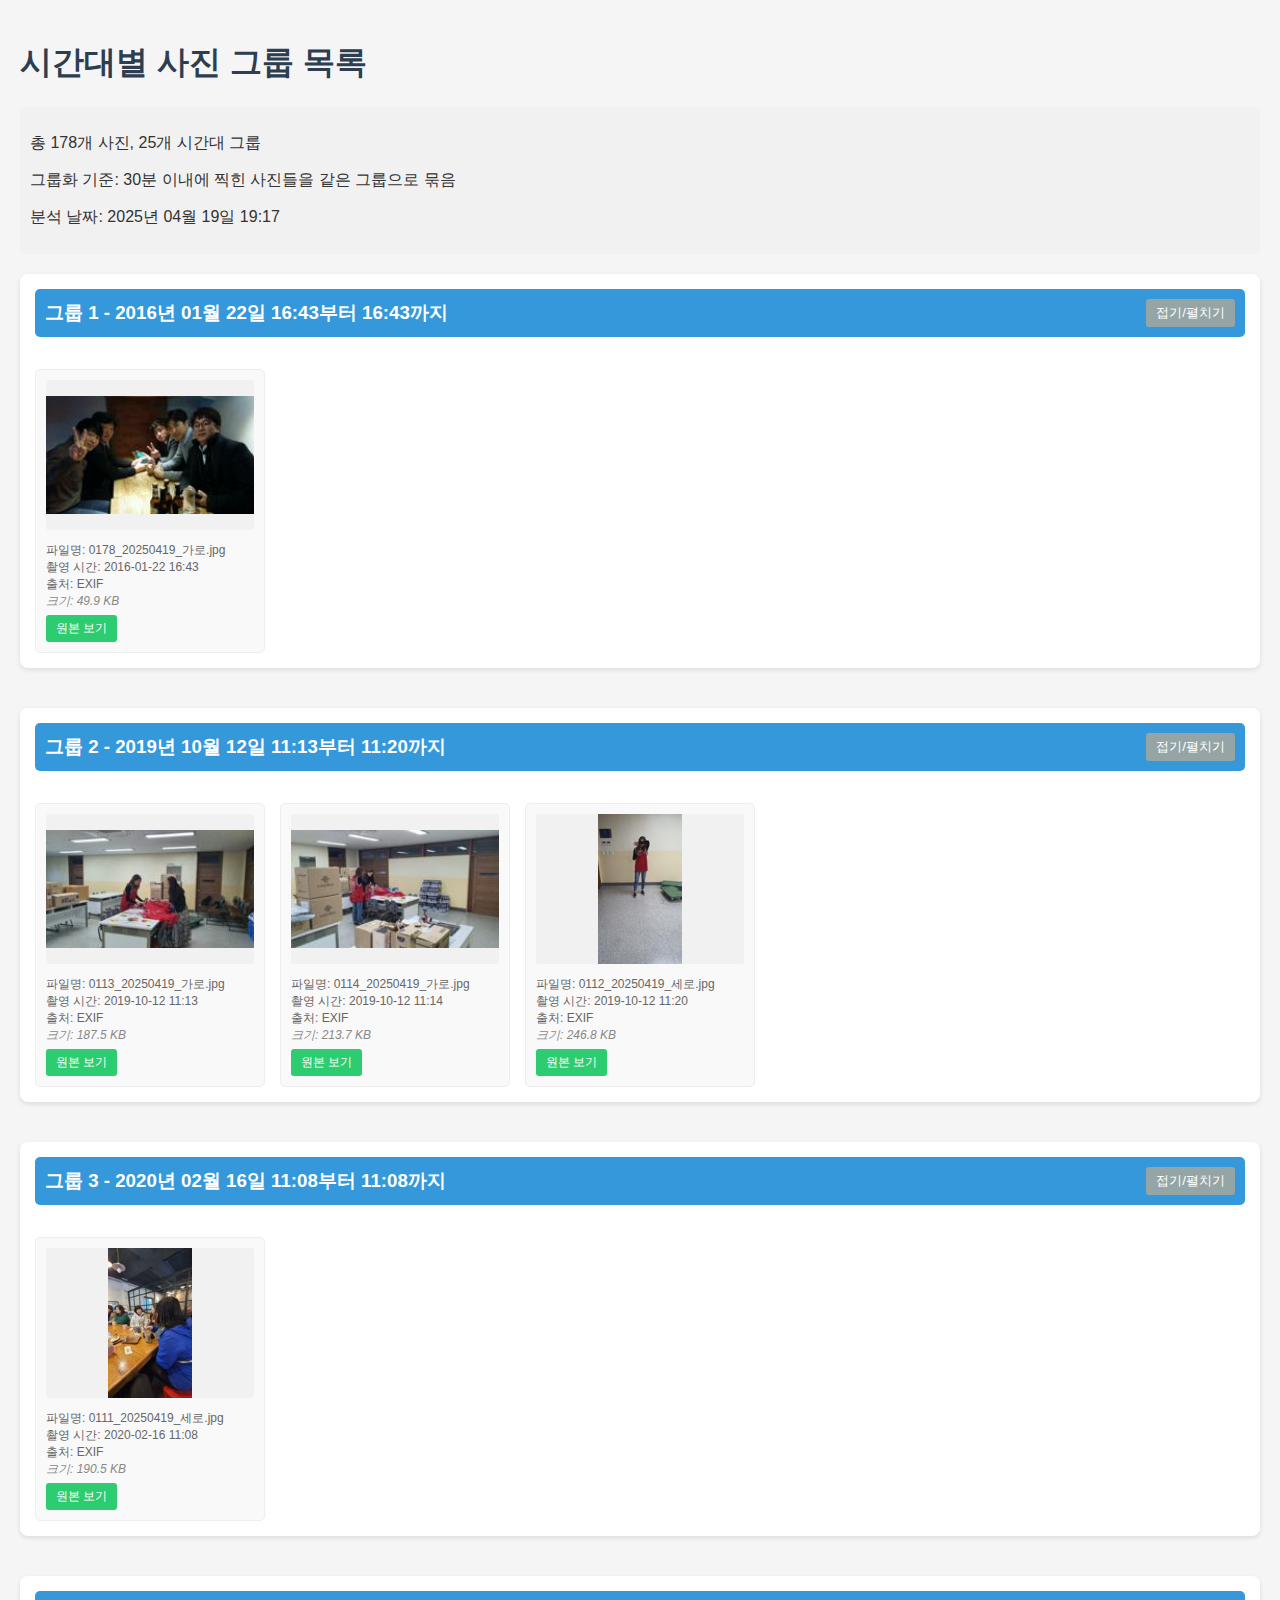
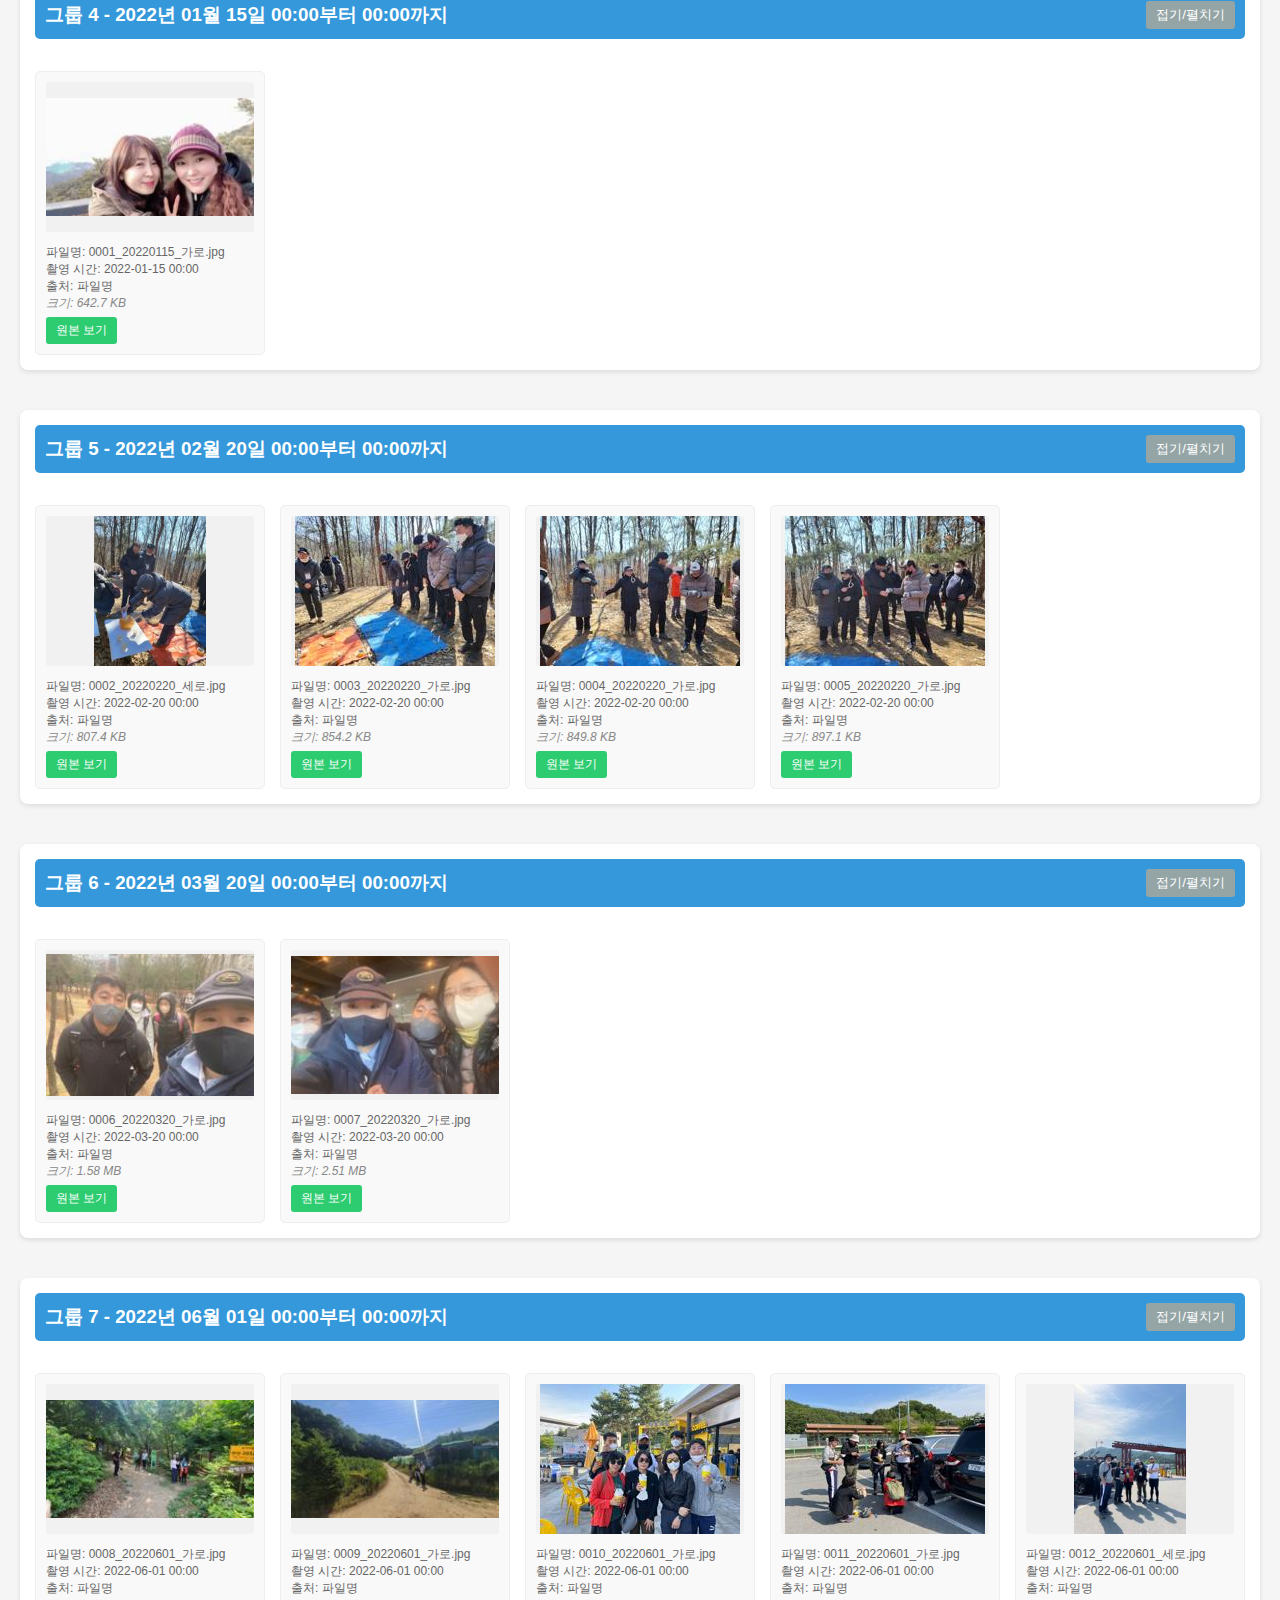
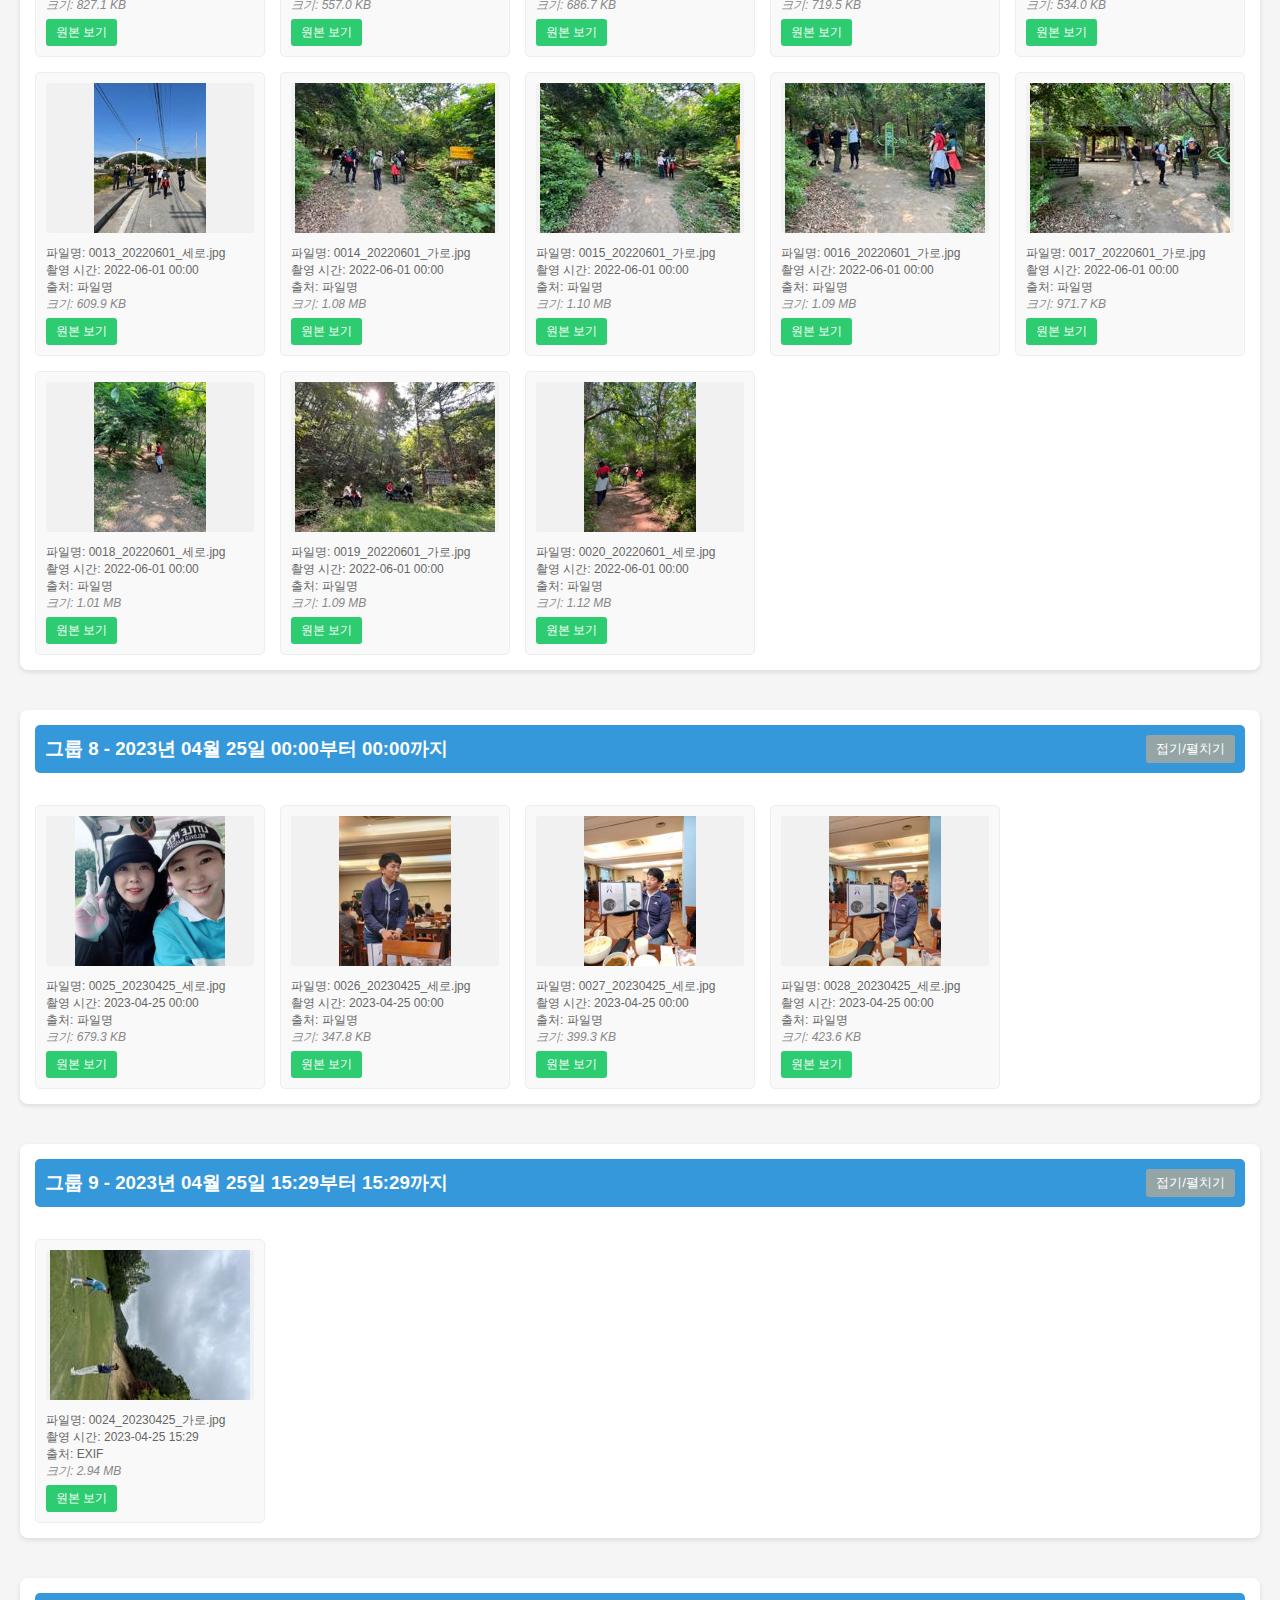
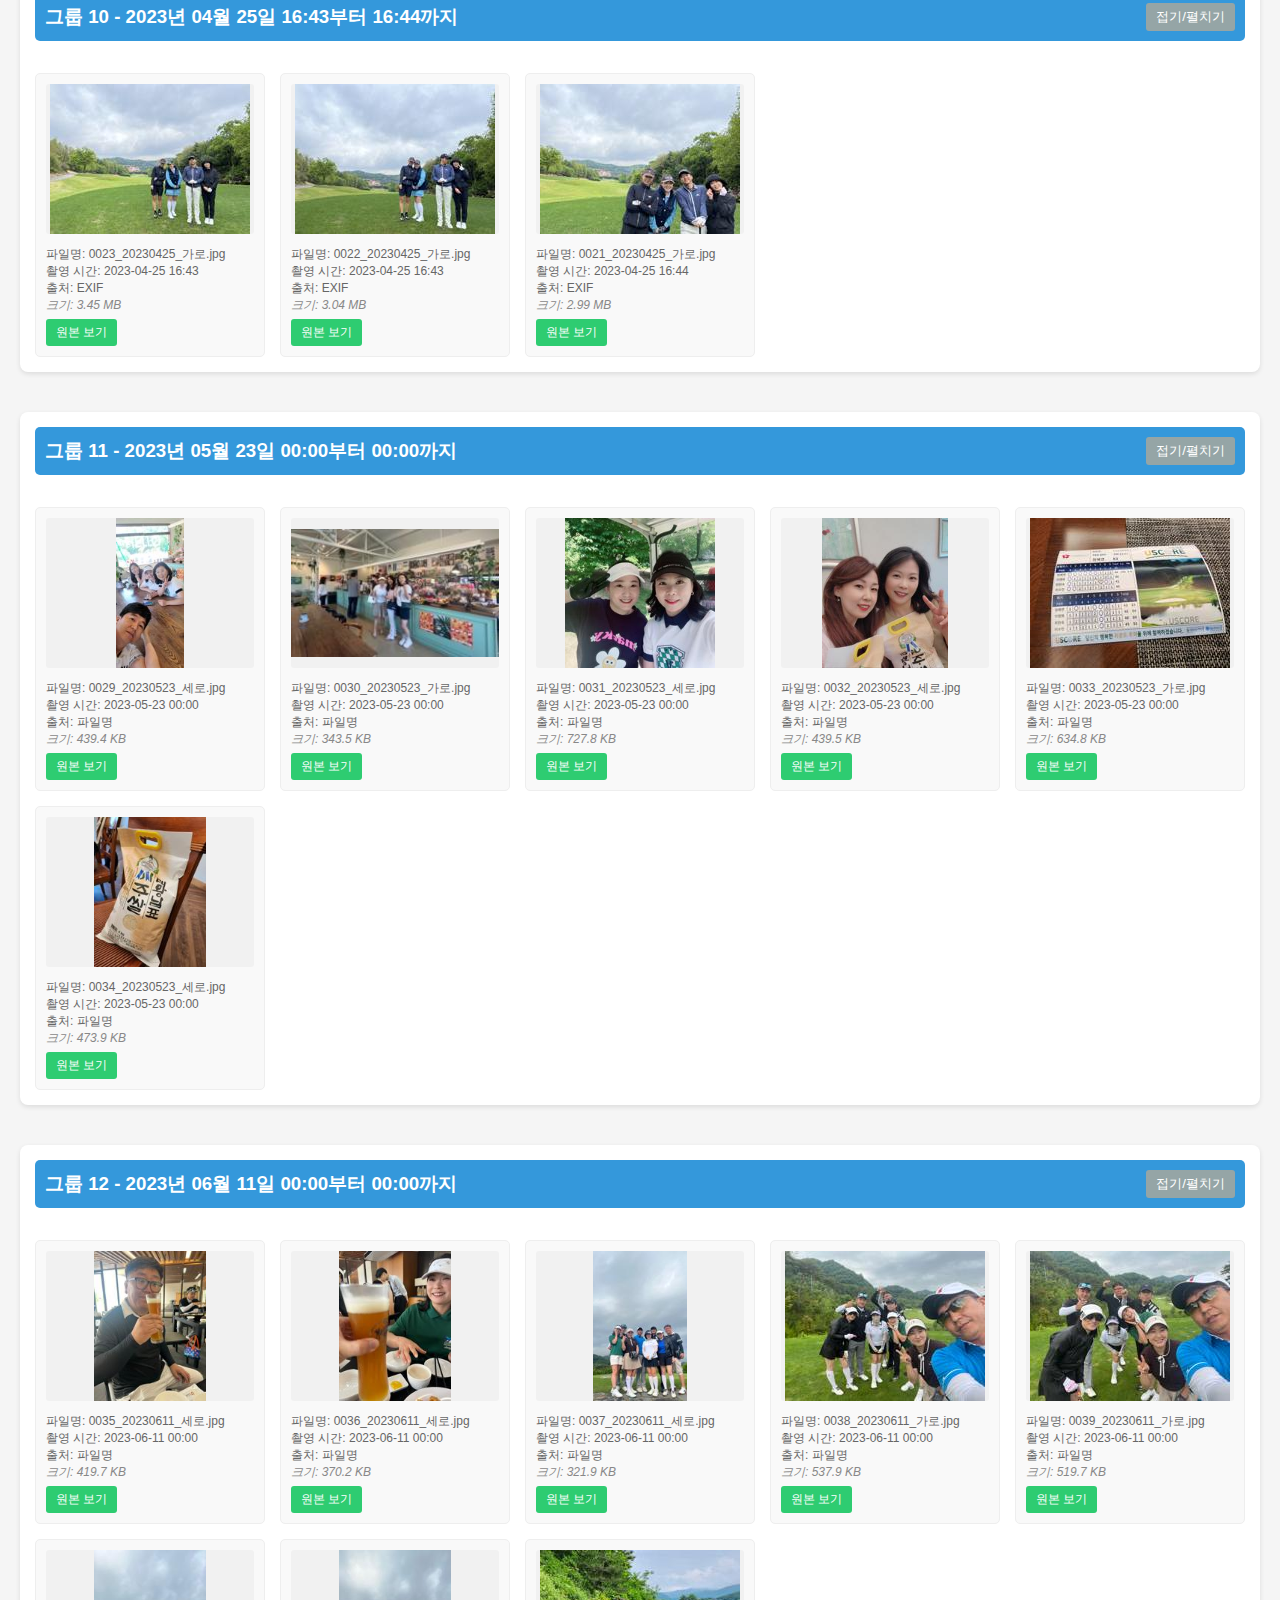
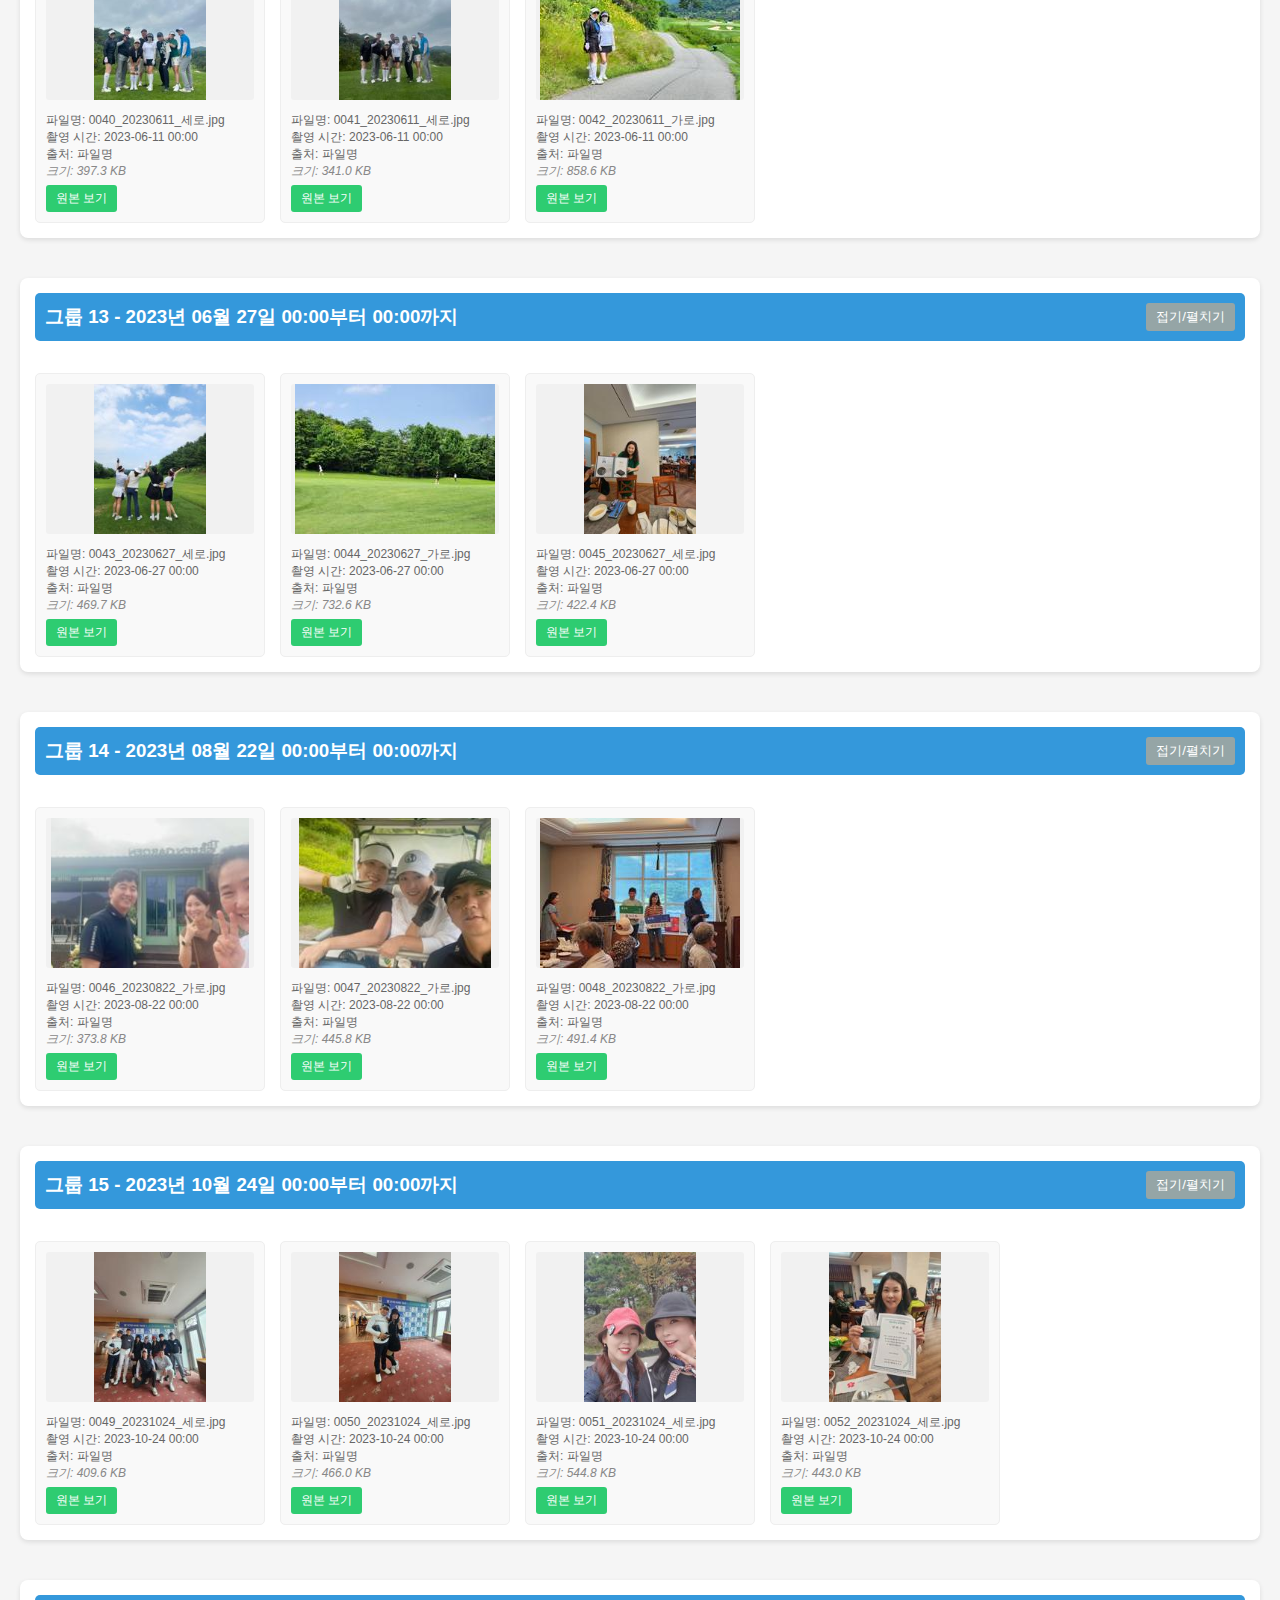
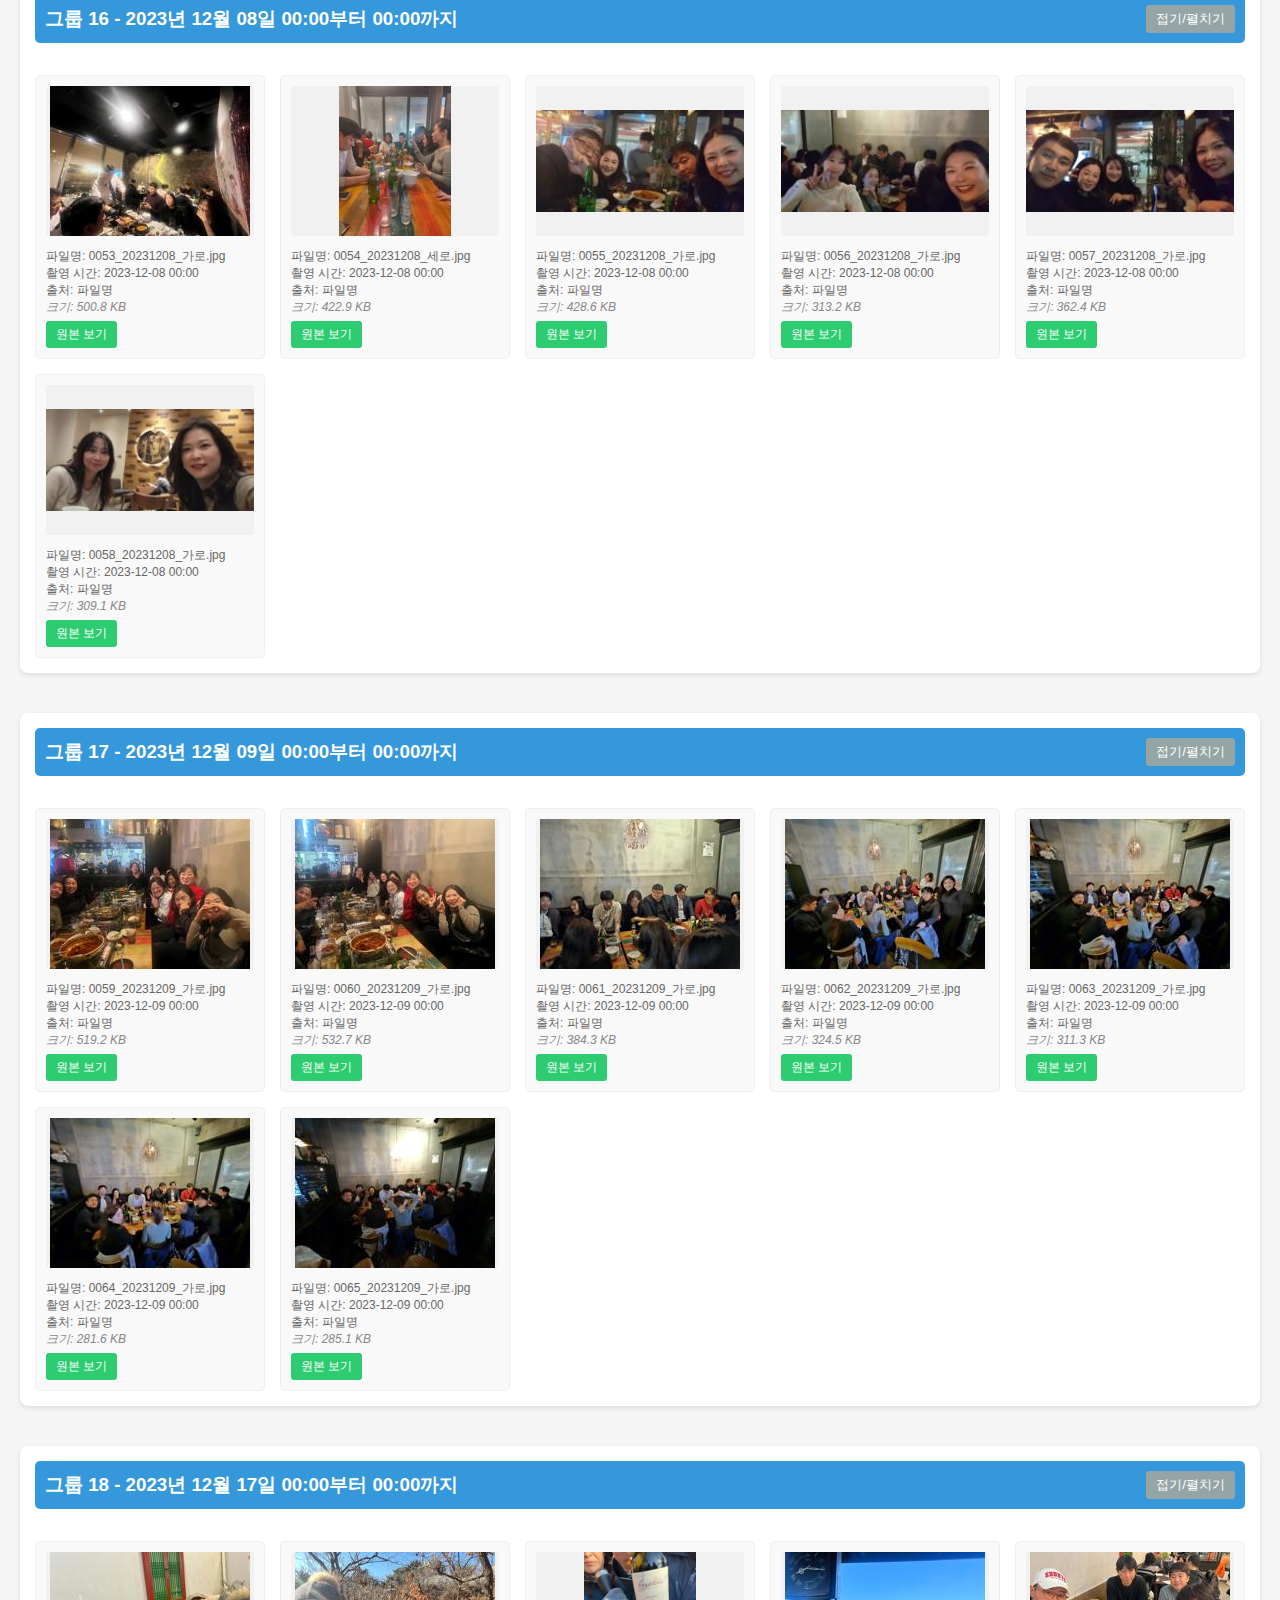
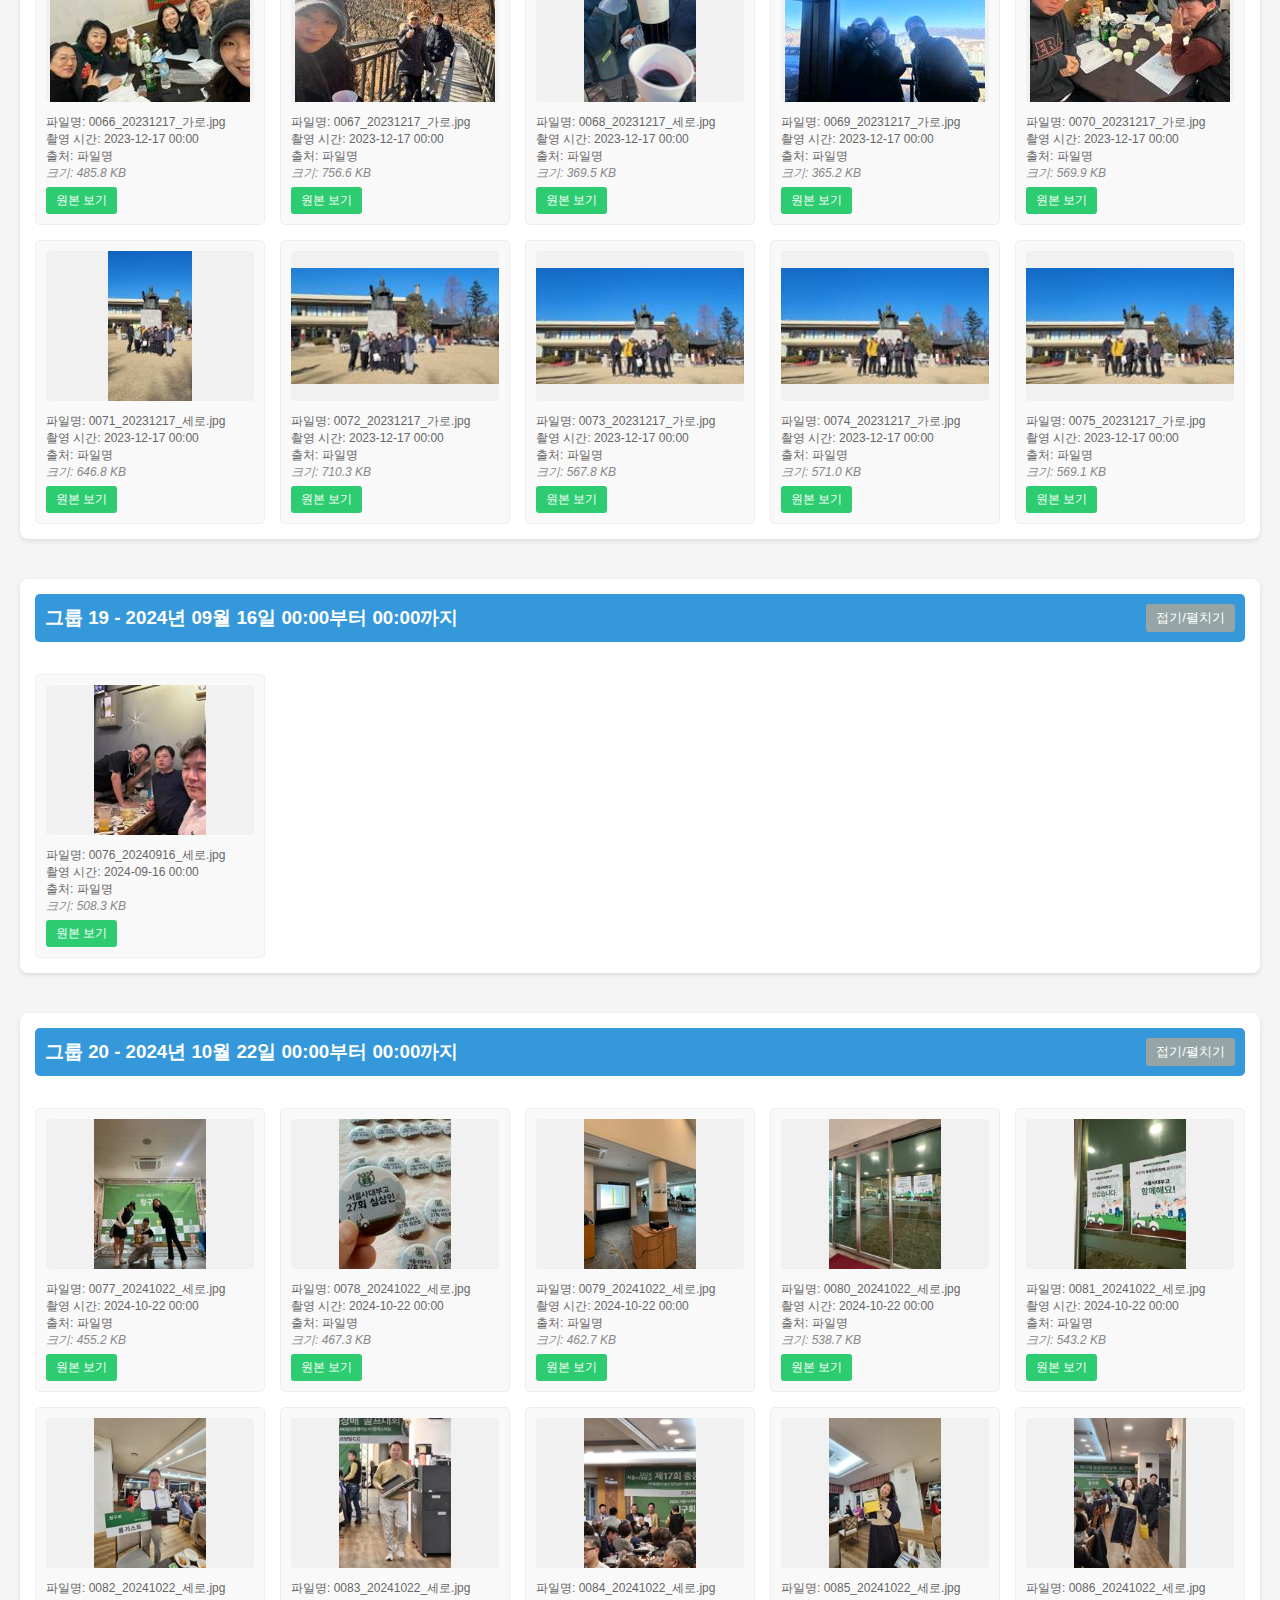
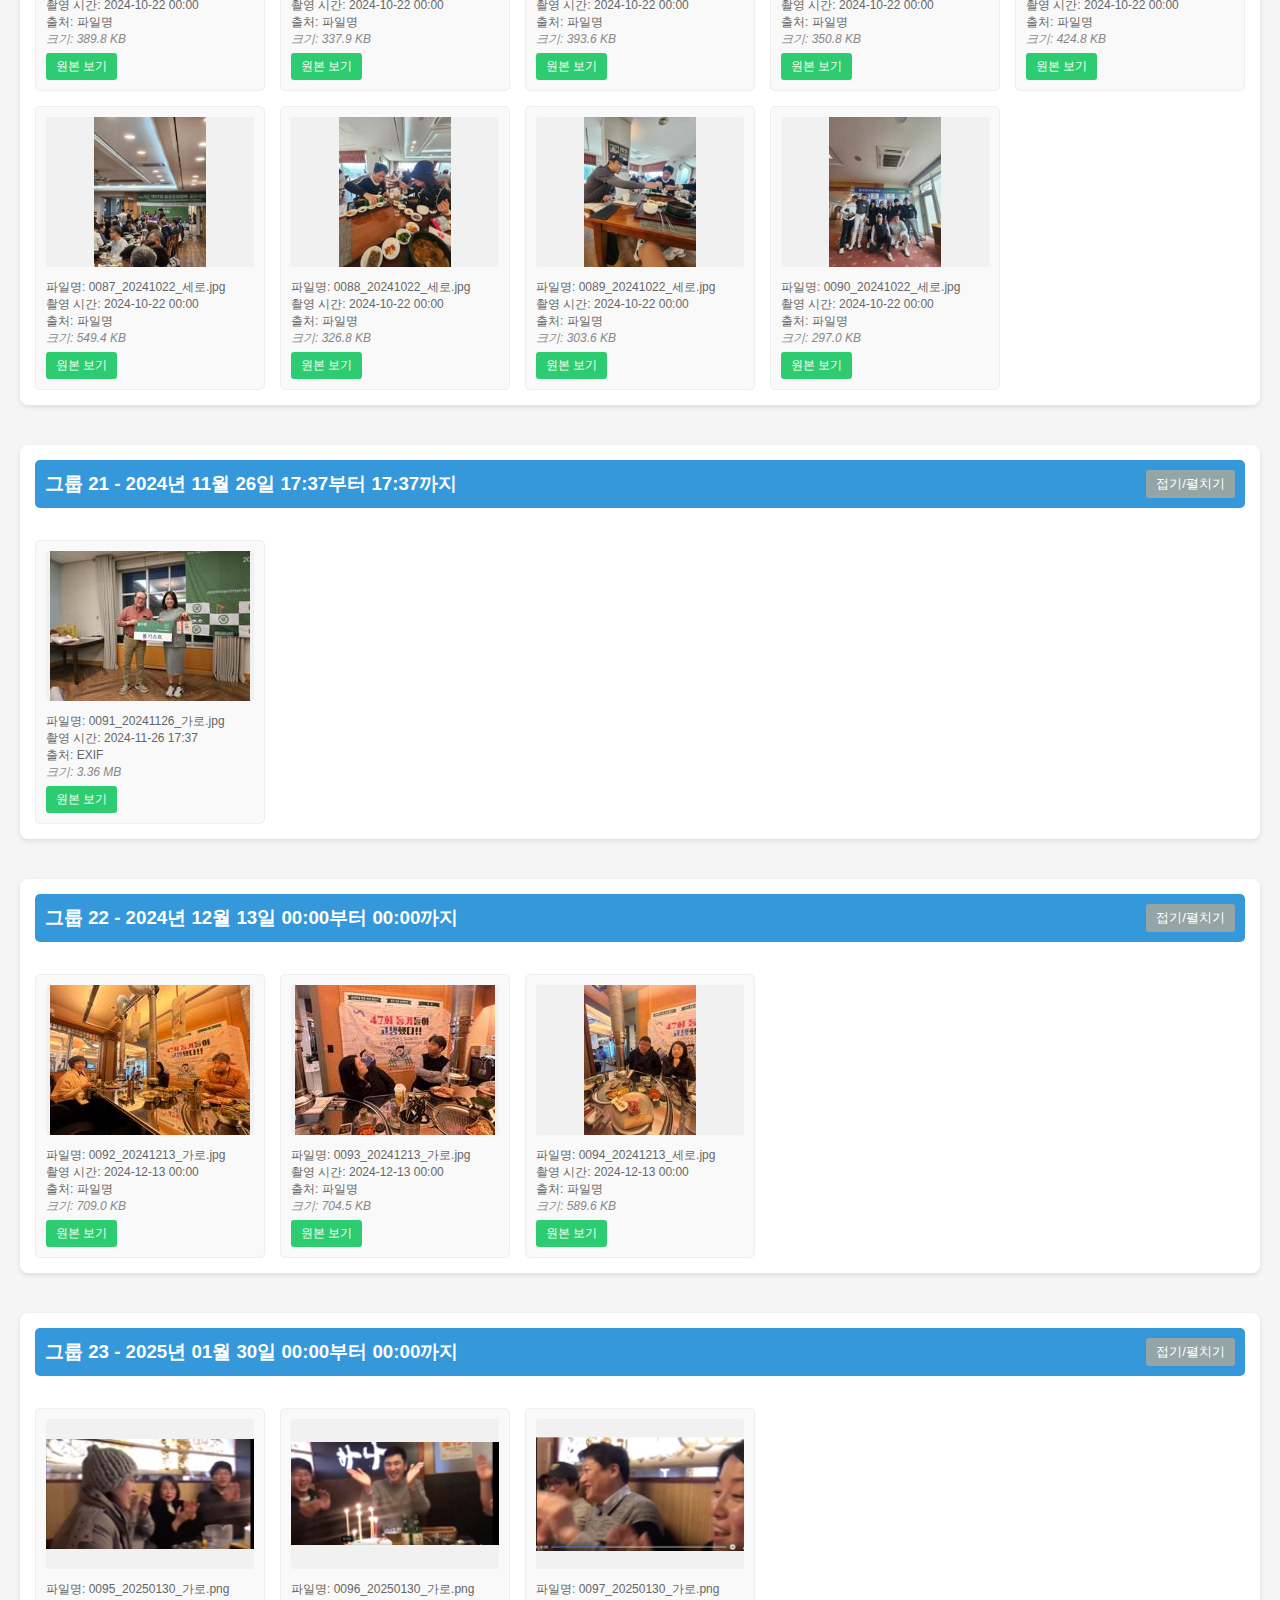
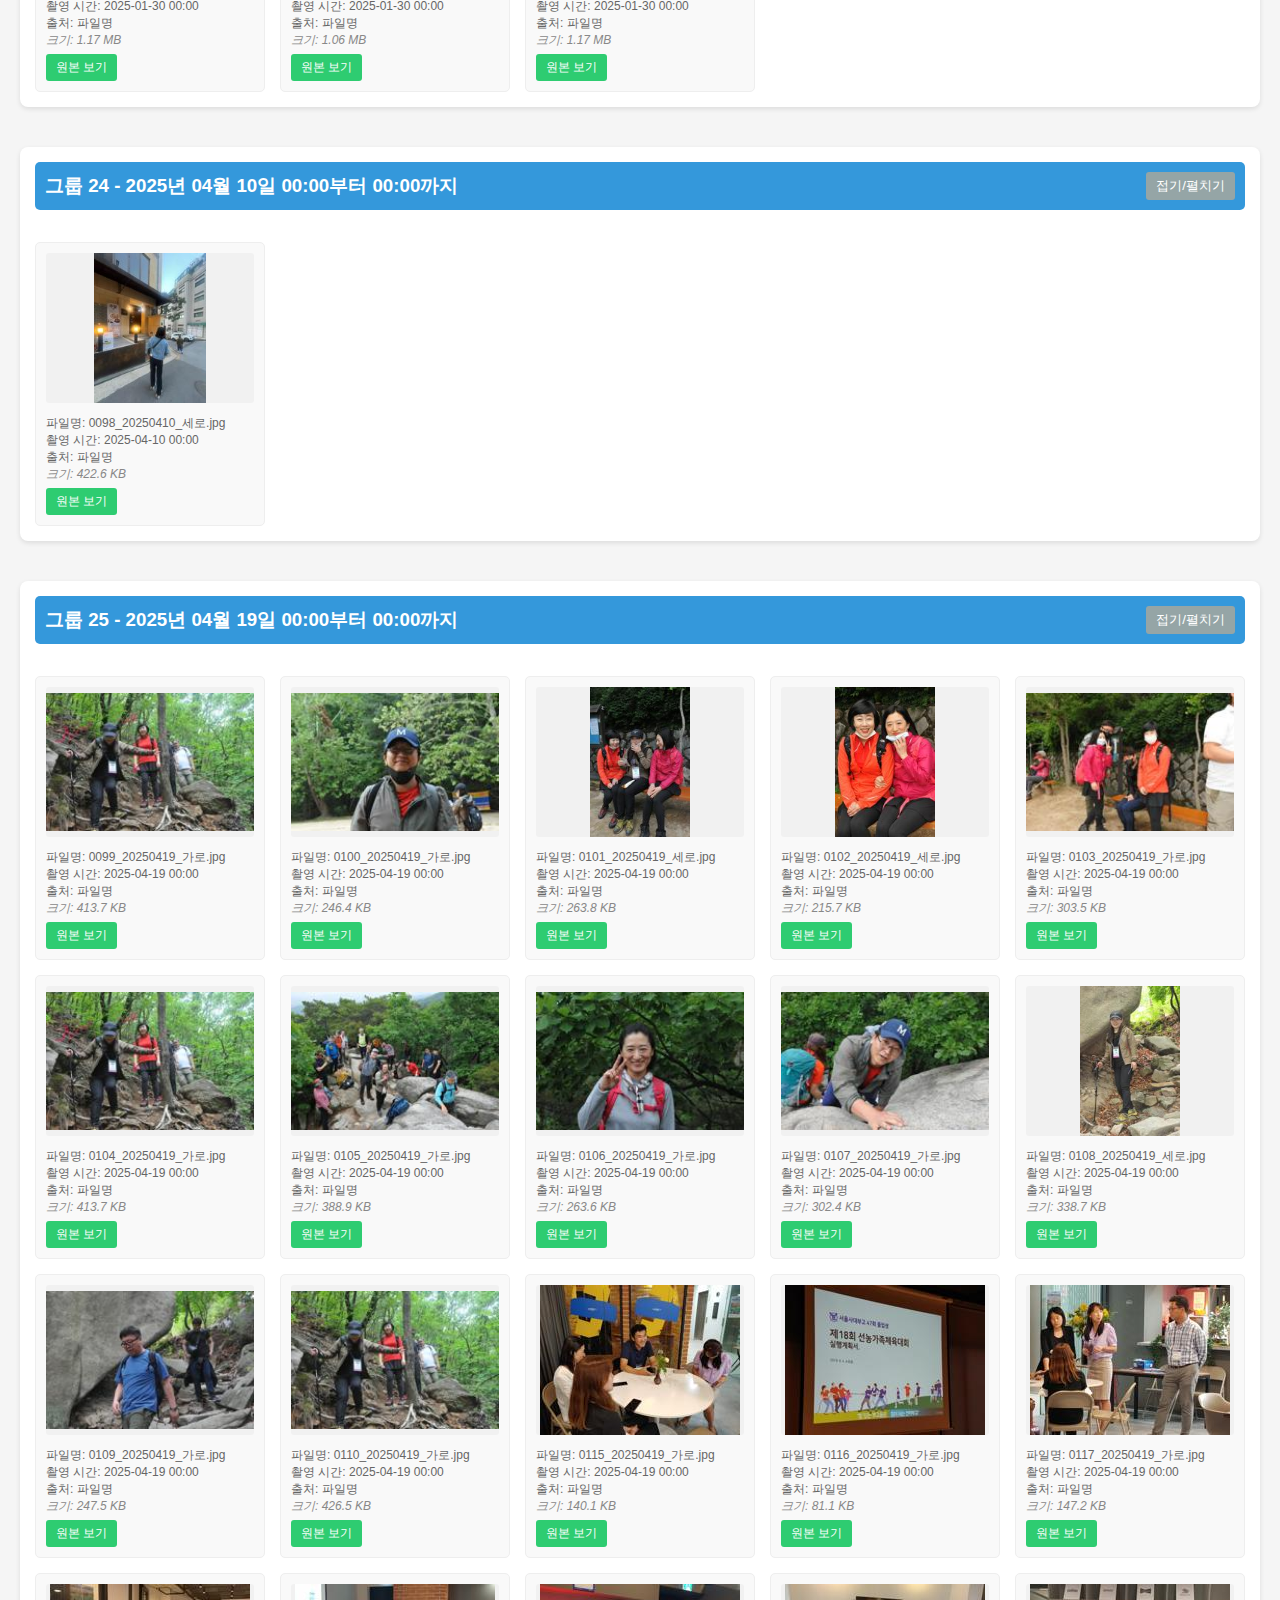
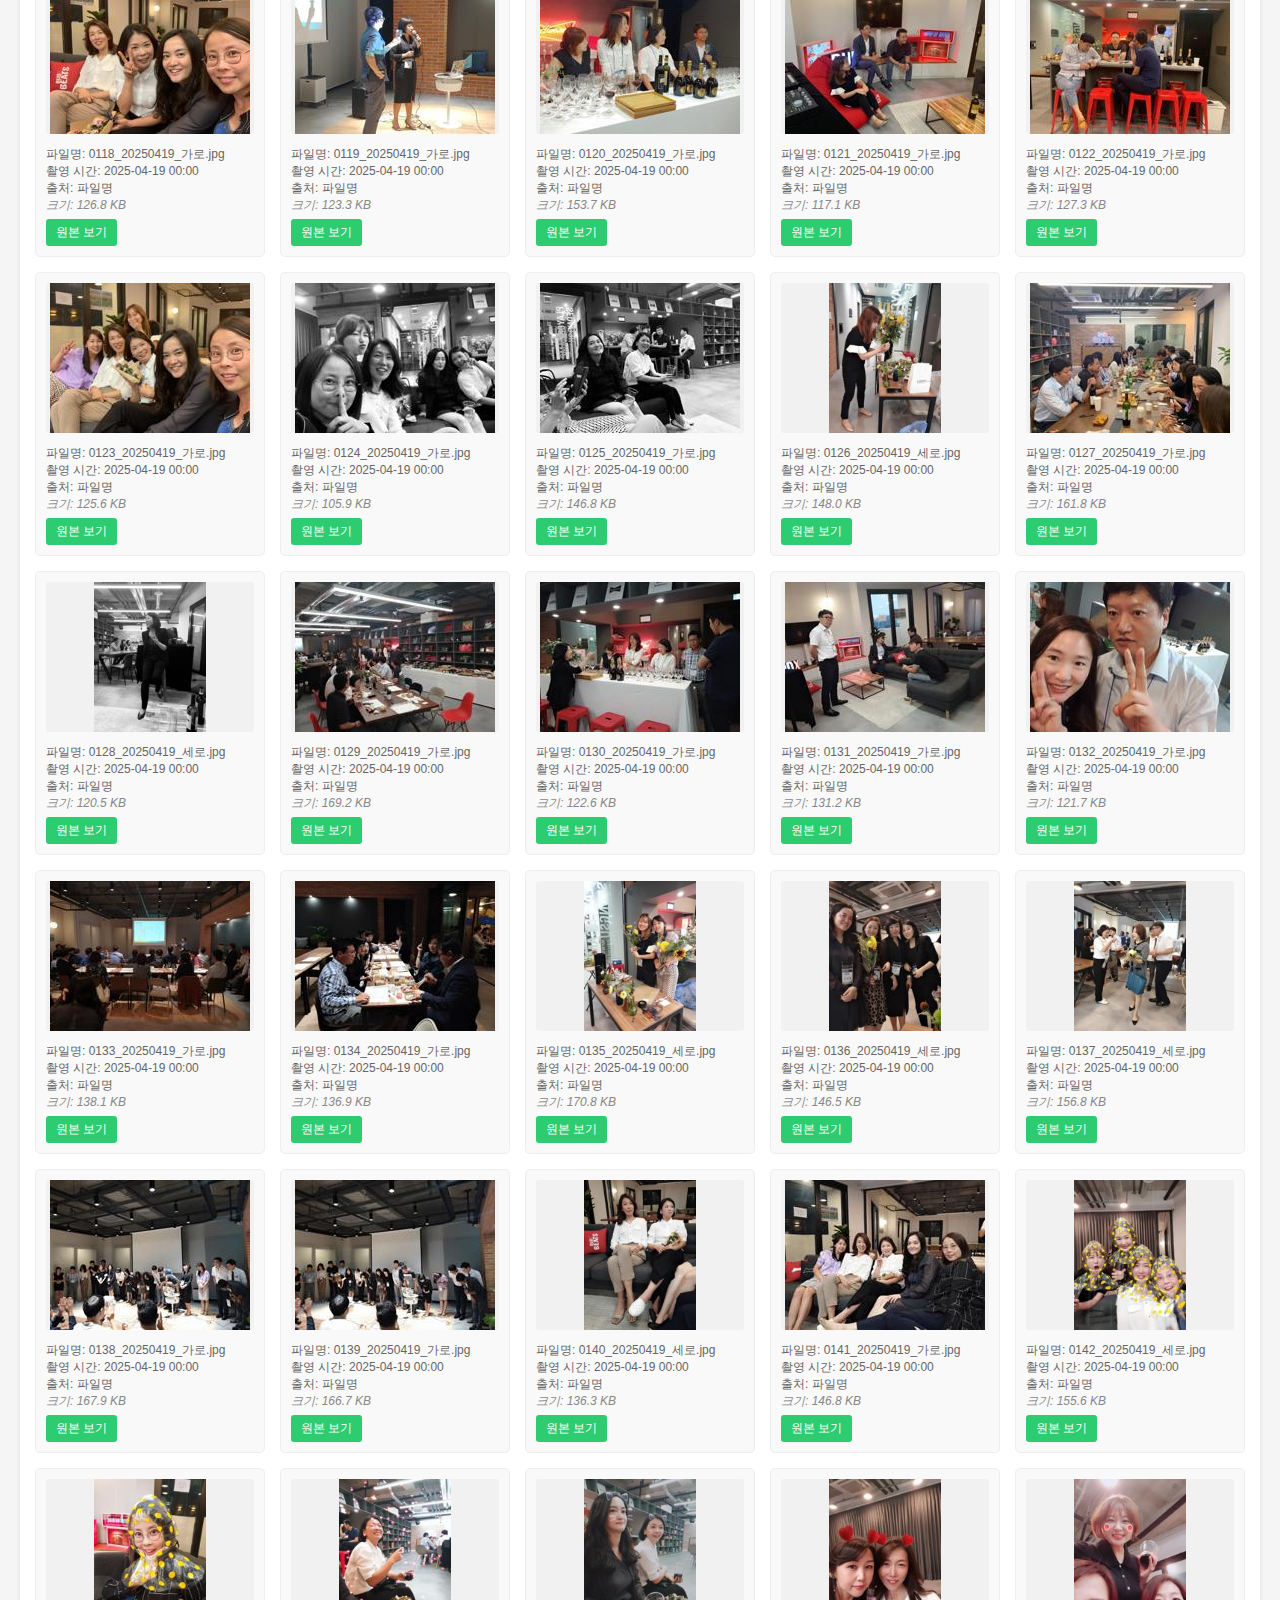
<file: 시간대별_사진목록_30분.html>
<!DOCTYPE html>
<html lang="ko">
<head>
    <meta charset="UTF-8">
    <meta name="viewport" content="width=device-width, initial-scale=1.0">
    <title>시간대별 사진 그룹 목록 (30분 단위)</title>
    <style>
        body {
            font-family: 'Malgun Gothic', Arial, sans-serif;
            margin: 0;
            padding: 20px;
            background-color: #f5f5f5;
            color: #333;
        }
        h1, h2, h3 {
            color: #2c3e50;
        }
        .group-container {
            margin-bottom: 40px;
            background-color: white;
            border-radius: 8px;
            padding: 15px;
            box-shadow: 0 2px 5px rgba(0,0,0,0.1);
        }
        .group-header {
            background-color: #3498db;
            color: white;
            padding: 10px;
            border-radius: 5px;
            margin-bottom: 15px;
            display: flex;
            justify-content: space-between;
            align-items: center;
        }
        .group-header h3 {
            margin: 0;
            color: white;
        }
        .image-grid {
            display: grid;
            grid-template-columns: repeat(auto-fill, minmax(200px, 1fr));
            gap: 15px;
        }
        .image-item {
            position: relative;
            overflow: hidden;
            border-radius: 5px;
            transition: transform 0.3s;
            background-color: #f9f9f9;
            padding: 10px;
            border: 1px solid #eee;
        }
        .image-item:hover {
            transform: scale(1.02);
            box-shadow: 0 5px 15px rgba(0,0,0,0.1);
        }
        .thumbnail {
            width: 100%;
            height: 150px;
            object-fit: contain;
            background-color: #f1f1f1;
            border-radius: 3px;
        }
        .image-info {
            margin-top: 8px;
            font-size: 12px;
            color: #666;
        }
        .file-size {
            font-style: italic;
            color: #888;
        }
        .open-btn {
            background-color: #2ecc71;
            color: white;
            border: none;
            padding: 5px 10px;
            border-radius: 3px;
            cursor: pointer;
            font-size: 12px;
            margin-top: 5px;
        }
        .open-btn:hover {
            background-color: #27ae60;
        }
        .stats {
            background-color: #f1f1f1;
            padding: 10px;
            border-radius: 5px;
            margin-bottom: 20px;
        }
        .toggle-group-btn {
            background-color: #95a5a6;
            color: white;
            border: none;
            padding: 5px 10px;
            border-radius: 3px;
            cursor: pointer;
        }
        .toggle-group-btn:hover {
            background-color: #7f8c8d;
        }
        .summary {
            margin-top: 5px;
            font-size: 12px;
            color: #fff;
        }
        @media (max-width: 600px) {
            .image-grid {
                grid-template-columns: repeat(auto-fill, minmax(150px, 1fr));
            }
        }
    </style>
</head>
<body>
    <h1>시간대별 사진 그룹 목록</h1>
    <div class="stats">
        <p>총 178개 사진, 25개 시간대 그룹</p>
        <p>그룹화 기준: 30분 이내에 찍힌 사진들을 같은 그룹으로 묶음</p>
        <p>분석 날짜: 2025년 04월 19일 19:17</p>
    </div>
    
    <div class="group-list">

        <div class="group-container" id="group-1">
            <div class="group-header">
                <h3>그룹 1 - 2016년 01월 22일 16:43부터 16:43까지</h3>
                <button class="toggle-group-btn" onclick="toggleGroup('1')">접기/펼치기</button>
            </div>
            <div class="summary">
                사진 1장, 촬영 시간 0분 (0:00:00)
            </div>
            <div class="image-grid" id="grid-1">

                <div class="image-item">
                    <img class="thumbnail" src="thumbnails/thumbnail_0178_20250419_가로.jpg" alt="0178_20250419_가로.jpg" onerror="this.src='0178_20250419_가로.jpg'; this.style.height='auto';">
                    <div class="image-info">
                        <div>파일명: 0178_20250419_가로.jpg</div>
                        <div>촬영 시간: 2016-01-22 16:43</div>
                        <div>출처: EXIF</div>
                        <div class="file-size">크기: 49.9 KB</div>
                    </div>
                    <button class="open-btn" onclick="openImage('0178_20250419_가로.jpg')">원본 보기</button>
                </div>

            </div>
        </div>

        <div class="group-container" id="group-2">
            <div class="group-header">
                <h3>그룹 2 - 2019년 10월 12일 11:13부터 11:20까지</h3>
                <button class="toggle-group-btn" onclick="toggleGroup('2')">접기/펼치기</button>
            </div>
            <div class="summary">
                사진 3장, 촬영 시간 6분 (0:06:22)
            </div>
            <div class="image-grid" id="grid-2">

                <div class="image-item">
                    <img class="thumbnail" src="thumbnails/thumbnail_0113_20250419_가로.jpg" alt="0113_20250419_가로.jpg" onerror="this.src='0113_20250419_가로.jpg'; this.style.height='auto';">
                    <div class="image-info">
                        <div>파일명: 0113_20250419_가로.jpg</div>
                        <div>촬영 시간: 2019-10-12 11:13</div>
                        <div>출처: EXIF</div>
                        <div class="file-size">크기: 187.5 KB</div>
                    </div>
                    <button class="open-btn" onclick="openImage('0113_20250419_가로.jpg')">원본 보기</button>
                </div>

                <div class="image-item">
                    <img class="thumbnail" src="thumbnails/thumbnail_0114_20250419_가로.jpg" alt="0114_20250419_가로.jpg" onerror="this.src='0114_20250419_가로.jpg'; this.style.height='auto';">
                    <div class="image-info">
                        <div>파일명: 0114_20250419_가로.jpg</div>
                        <div>촬영 시간: 2019-10-12 11:14</div>
                        <div>출처: EXIF</div>
                        <div class="file-size">크기: 213.7 KB</div>
                    </div>
                    <button class="open-btn" onclick="openImage('0114_20250419_가로.jpg')">원본 보기</button>
                </div>

                <div class="image-item">
                    <img class="thumbnail" src="thumbnails/thumbnail_0112_20250419_세로.jpg" alt="0112_20250419_세로.jpg" onerror="this.src='0112_20250419_세로.jpg'; this.style.height='auto';">
                    <div class="image-info">
                        <div>파일명: 0112_20250419_세로.jpg</div>
                        <div>촬영 시간: 2019-10-12 11:20</div>
                        <div>출처: EXIF</div>
                        <div class="file-size">크기: 246.8 KB</div>
                    </div>
                    <button class="open-btn" onclick="openImage('0112_20250419_세로.jpg')">원본 보기</button>
                </div>

            </div>
        </div>

        <div class="group-container" id="group-3">
            <div class="group-header">
                <h3>그룹 3 - 2020년 02월 16일 11:08부터 11:08까지</h3>
                <button class="toggle-group-btn" onclick="toggleGroup('3')">접기/펼치기</button>
            </div>
            <div class="summary">
                사진 1장, 촬영 시간 0분 (0:00:00)
            </div>
            <div class="image-grid" id="grid-3">

                <div class="image-item">
                    <img class="thumbnail" src="thumbnails/thumbnail_0111_20250419_세로.jpg" alt="0111_20250419_세로.jpg" onerror="this.src='0111_20250419_세로.jpg'; this.style.height='auto';">
                    <div class="image-info">
                        <div>파일명: 0111_20250419_세로.jpg</div>
                        <div>촬영 시간: 2020-02-16 11:08</div>
                        <div>출처: EXIF</div>
                        <div class="file-size">크기: 190.5 KB</div>
                    </div>
                    <button class="open-btn" onclick="openImage('0111_20250419_세로.jpg')">원본 보기</button>
                </div>

            </div>
        </div>

        <div class="group-container" id="group-4">
            <div class="group-header">
                <h3>그룹 4 - 2022년 01월 15일 00:00부터 00:00까지</h3>
                <button class="toggle-group-btn" onclick="toggleGroup('4')">접기/펼치기</button>
            </div>
            <div class="summary">
                사진 1장, 촬영 시간 0분 (0:00:00)
            </div>
            <div class="image-grid" id="grid-4">

                <div class="image-item">
                    <img class="thumbnail" src="thumbnails/thumbnail_0001_20220115_가로.jpg" alt="0001_20220115_가로.jpg" onerror="this.src='0001_20220115_가로.jpg'; this.style.height='auto';">
                    <div class="image-info">
                        <div>파일명: 0001_20220115_가로.jpg</div>
                        <div>촬영 시간: 2022-01-15 00:00</div>
                        <div>출처: 파일명</div>
                        <div class="file-size">크기: 642.7 KB</div>
                    </div>
                    <button class="open-btn" onclick="openImage('0001_20220115_가로.jpg')">원본 보기</button>
                </div>

            </div>
        </div>

        <div class="group-container" id="group-5">
            <div class="group-header">
                <h3>그룹 5 - 2022년 02월 20일 00:00부터 00:00까지</h3>
                <button class="toggle-group-btn" onclick="toggleGroup('5')">접기/펼치기</button>
            </div>
            <div class="summary">
                사진 4장, 촬영 시간 0분 (0:00:00)
            </div>
            <div class="image-grid" id="grid-5">

                <div class="image-item">
                    <img class="thumbnail" src="thumbnails/thumbnail_0002_20220220_세로.jpg" alt="0002_20220220_세로.jpg" onerror="this.src='0002_20220220_세로.jpg'; this.style.height='auto';">
                    <div class="image-info">
                        <div>파일명: 0002_20220220_세로.jpg</div>
                        <div>촬영 시간: 2022-02-20 00:00</div>
                        <div>출처: 파일명</div>
                        <div class="file-size">크기: 807.4 KB</div>
                    </div>
                    <button class="open-btn" onclick="openImage('0002_20220220_세로.jpg')">원본 보기</button>
                </div>

                <div class="image-item">
                    <img class="thumbnail" src="thumbnails/thumbnail_0003_20220220_가로.jpg" alt="0003_20220220_가로.jpg" onerror="this.src='0003_20220220_가로.jpg'; this.style.height='auto';">
                    <div class="image-info">
                        <div>파일명: 0003_20220220_가로.jpg</div>
                        <div>촬영 시간: 2022-02-20 00:00</div>
                        <div>출처: 파일명</div>
                        <div class="file-size">크기: 854.2 KB</div>
                    </div>
                    <button class="open-btn" onclick="openImage('0003_20220220_가로.jpg')">원본 보기</button>
                </div>

                <div class="image-item">
                    <img class="thumbnail" src="thumbnails/thumbnail_0004_20220220_가로.jpg" alt="0004_20220220_가로.jpg" onerror="this.src='0004_20220220_가로.jpg'; this.style.height='auto';">
                    <div class="image-info">
                        <div>파일명: 0004_20220220_가로.jpg</div>
                        <div>촬영 시간: 2022-02-20 00:00</div>
                        <div>출처: 파일명</div>
                        <div class="file-size">크기: 849.8 KB</div>
                    </div>
                    <button class="open-btn" onclick="openImage('0004_20220220_가로.jpg')">원본 보기</button>
                </div>

                <div class="image-item">
                    <img class="thumbnail" src="thumbnails/thumbnail_0005_20220220_가로.jpg" alt="0005_20220220_가로.jpg" onerror="this.src='0005_20220220_가로.jpg'; this.style.height='auto';">
                    <div class="image-info">
                        <div>파일명: 0005_20220220_가로.jpg</div>
                        <div>촬영 시간: 2022-02-20 00:00</div>
                        <div>출처: 파일명</div>
                        <div class="file-size">크기: 897.1 KB</div>
                    </div>
                    <button class="open-btn" onclick="openImage('0005_20220220_가로.jpg')">원본 보기</button>
                </div>

            </div>
        </div>

        <div class="group-container" id="group-6">
            <div class="group-header">
                <h3>그룹 6 - 2022년 03월 20일 00:00부터 00:00까지</h3>
                <button class="toggle-group-btn" onclick="toggleGroup('6')">접기/펼치기</button>
            </div>
            <div class="summary">
                사진 2장, 촬영 시간 0분 (0:00:00)
            </div>
            <div class="image-grid" id="grid-6">

                <div class="image-item">
                    <img class="thumbnail" src="thumbnails/thumbnail_0006_20220320_가로.jpg" alt="0006_20220320_가로.jpg" onerror="this.src='0006_20220320_가로.jpg'; this.style.height='auto';">
                    <div class="image-info">
                        <div>파일명: 0006_20220320_가로.jpg</div>
                        <div>촬영 시간: 2022-03-20 00:00</div>
                        <div>출처: 파일명</div>
                        <div class="file-size">크기: 1.58 MB</div>
                    </div>
                    <button class="open-btn" onclick="openImage('0006_20220320_가로.jpg')">원본 보기</button>
                </div>

                <div class="image-item">
                    <img class="thumbnail" src="thumbnails/thumbnail_0007_20220320_가로.jpg" alt="0007_20220320_가로.jpg" onerror="this.src='0007_20220320_가로.jpg'; this.style.height='auto';">
                    <div class="image-info">
                        <div>파일명: 0007_20220320_가로.jpg</div>
                        <div>촬영 시간: 2022-03-20 00:00</div>
                        <div>출처: 파일명</div>
                        <div class="file-size">크기: 2.51 MB</div>
                    </div>
                    <button class="open-btn" onclick="openImage('0007_20220320_가로.jpg')">원본 보기</button>
                </div>

            </div>
        </div>

        <div class="group-container" id="group-7">
            <div class="group-header">
                <h3>그룹 7 - 2022년 06월 01일 00:00부터 00:00까지</h3>
                <button class="toggle-group-btn" onclick="toggleGroup('7')">접기/펼치기</button>
            </div>
            <div class="summary">
                사진 13장, 촬영 시간 0분 (0:00:00)
            </div>
            <div class="image-grid" id="grid-7">

                <div class="image-item">
                    <img class="thumbnail" src="thumbnails/thumbnail_0008_20220601_가로.jpg" alt="0008_20220601_가로.jpg" onerror="this.src='0008_20220601_가로.jpg'; this.style.height='auto';">
                    <div class="image-info">
                        <div>파일명: 0008_20220601_가로.jpg</div>
                        <div>촬영 시간: 2022-06-01 00:00</div>
                        <div>출처: 파일명</div>
                        <div class="file-size">크기: 827.1 KB</div>
                    </div>
                    <button class="open-btn" onclick="openImage('0008_20220601_가로.jpg')">원본 보기</button>
                </div>

                <div class="image-item">
                    <img class="thumbnail" src="thumbnails/thumbnail_0009_20220601_가로.jpg" alt="0009_20220601_가로.jpg" onerror="this.src='0009_20220601_가로.jpg'; this.style.height='auto';">
                    <div class="image-info">
                        <div>파일명: 0009_20220601_가로.jpg</div>
                        <div>촬영 시간: 2022-06-01 00:00</div>
                        <div>출처: 파일명</div>
                        <div class="file-size">크기: 557.0 KB</div>
                    </div>
                    <button class="open-btn" onclick="openImage('0009_20220601_가로.jpg')">원본 보기</button>
                </div>

                <div class="image-item">
                    <img class="thumbnail" src="thumbnails/thumbnail_0010_20220601_가로.jpg" alt="0010_20220601_가로.jpg" onerror="this.src='0010_20220601_가로.jpg'; this.style.height='auto';">
                    <div class="image-info">
                        <div>파일명: 0010_20220601_가로.jpg</div>
                        <div>촬영 시간: 2022-06-01 00:00</div>
                        <div>출처: 파일명</div>
                        <div class="file-size">크기: 686.7 KB</div>
                    </div>
                    <button class="open-btn" onclick="openImage('0010_20220601_가로.jpg')">원본 보기</button>
                </div>

                <div class="image-item">
                    <img class="thumbnail" src="thumbnails/thumbnail_0011_20220601_가로.jpg" alt="0011_20220601_가로.jpg" onerror="this.src='0011_20220601_가로.jpg'; this.style.height='auto';">
                    <div class="image-info">
                        <div>파일명: 0011_20220601_가로.jpg</div>
                        <div>촬영 시간: 2022-06-01 00:00</div>
                        <div>출처: 파일명</div>
                        <div class="file-size">크기: 719.5 KB</div>
                    </div>
                    <button class="open-btn" onclick="openImage('0011_20220601_가로.jpg')">원본 보기</button>
                </div>

                <div class="image-item">
                    <img class="thumbnail" src="thumbnails/thumbnail_0012_20220601_세로.jpg" alt="0012_20220601_세로.jpg" onerror="this.src='0012_20220601_세로.jpg'; this.style.height='auto';">
                    <div class="image-info">
                        <div>파일명: 0012_20220601_세로.jpg</div>
                        <div>촬영 시간: 2022-06-01 00:00</div>
                        <div>출처: 파일명</div>
                        <div class="file-size">크기: 534.0 KB</div>
                    </div>
                    <button class="open-btn" onclick="openImage('0012_20220601_세로.jpg')">원본 보기</button>
                </div>

                <div class="image-item">
                    <img class="thumbnail" src="thumbnails/thumbnail_0013_20220601_세로.jpg" alt="0013_20220601_세로.jpg" onerror="this.src='0013_20220601_세로.jpg'; this.style.height='auto';">
                    <div class="image-info">
                        <div>파일명: 0013_20220601_세로.jpg</div>
                        <div>촬영 시간: 2022-06-01 00:00</div>
                        <div>출처: 파일명</div>
                        <div class="file-size">크기: 609.9 KB</div>
                    </div>
                    <button class="open-btn" onclick="openImage('0013_20220601_세로.jpg')">원본 보기</button>
                </div>

                <div class="image-item">
                    <img class="thumbnail" src="thumbnails/thumbnail_0014_20220601_가로.jpg" alt="0014_20220601_가로.jpg" onerror="this.src='0014_20220601_가로.jpg'; this.style.height='auto';">
                    <div class="image-info">
                        <div>파일명: 0014_20220601_가로.jpg</div>
                        <div>촬영 시간: 2022-06-01 00:00</div>
                        <div>출처: 파일명</div>
                        <div class="file-size">크기: 1.08 MB</div>
                    </div>
                    <button class="open-btn" onclick="openImage('0014_20220601_가로.jpg')">원본 보기</button>
                </div>

                <div class="image-item">
                    <img class="thumbnail" src="thumbnails/thumbnail_0015_20220601_가로.jpg" alt="0015_20220601_가로.jpg" onerror="this.src='0015_20220601_가로.jpg'; this.style.height='auto';">
                    <div class="image-info">
                        <div>파일명: 0015_20220601_가로.jpg</div>
                        <div>촬영 시간: 2022-06-01 00:00</div>
                        <div>출처: 파일명</div>
                        <div class="file-size">크기: 1.10 MB</div>
                    </div>
                    <button class="open-btn" onclick="openImage('0015_20220601_가로.jpg')">원본 보기</button>
                </div>

                <div class="image-item">
                    <img class="thumbnail" src="thumbnails/thumbnail_0016_20220601_가로.jpg" alt="0016_20220601_가로.jpg" onerror="this.src='0016_20220601_가로.jpg'; this.style.height='auto';">
                    <div class="image-info">
                        <div>파일명: 0016_20220601_가로.jpg</div>
                        <div>촬영 시간: 2022-06-01 00:00</div>
                        <div>출처: 파일명</div>
                        <div class="file-size">크기: 1.09 MB</div>
                    </div>
                    <button class="open-btn" onclick="openImage('0016_20220601_가로.jpg')">원본 보기</button>
                </div>

                <div class="image-item">
                    <img class="thumbnail" src="thumbnails/thumbnail_0017_20220601_가로.jpg" alt="0017_20220601_가로.jpg" onerror="this.src='0017_20220601_가로.jpg'; this.style.height='auto';">
                    <div class="image-info">
                        <div>파일명: 0017_20220601_가로.jpg</div>
                        <div>촬영 시간: 2022-06-01 00:00</div>
                        <div>출처: 파일명</div>
                        <div class="file-size">크기: 971.7 KB</div>
                    </div>
                    <button class="open-btn" onclick="openImage('0017_20220601_가로.jpg')">원본 보기</button>
                </div>

                <div class="image-item">
                    <img class="thumbnail" src="thumbnails/thumbnail_0018_20220601_세로.jpg" alt="0018_20220601_세로.jpg" onerror="this.src='0018_20220601_세로.jpg'; this.style.height='auto';">
                    <div class="image-info">
                        <div>파일명: 0018_20220601_세로.jpg</div>
                        <div>촬영 시간: 2022-06-01 00:00</div>
                        <div>출처: 파일명</div>
                        <div class="file-size">크기: 1.01 MB</div>
                    </div>
                    <button class="open-btn" onclick="openImage('0018_20220601_세로.jpg')">원본 보기</button>
                </div>

                <div class="image-item">
                    <img class="thumbnail" src="thumbnails/thumbnail_0019_20220601_가로.jpg" alt="0019_20220601_가로.jpg" onerror="this.src='0019_20220601_가로.jpg'; this.style.height='auto';">
                    <div class="image-info">
                        <div>파일명: 0019_20220601_가로.jpg</div>
                        <div>촬영 시간: 2022-06-01 00:00</div>
                        <div>출처: 파일명</div>
                        <div class="file-size">크기: 1.09 MB</div>
                    </div>
                    <button class="open-btn" onclick="openImage('0019_20220601_가로.jpg')">원본 보기</button>
                </div>

                <div class="image-item">
                    <img class="thumbnail" src="thumbnails/thumbnail_0020_20220601_세로.jpg" alt="0020_20220601_세로.jpg" onerror="this.src='0020_20220601_세로.jpg'; this.style.height='auto';">
                    <div class="image-info">
                        <div>파일명: 0020_20220601_세로.jpg</div>
                        <div>촬영 시간: 2022-06-01 00:00</div>
                        <div>출처: 파일명</div>
                        <div class="file-size">크기: 1.12 MB</div>
                    </div>
                    <button class="open-btn" onclick="openImage('0020_20220601_세로.jpg')">원본 보기</button>
                </div>

            </div>
        </div>

        <div class="group-container" id="group-8">
            <div class="group-header">
                <h3>그룹 8 - 2023년 04월 25일 00:00부터 00:00까지</h3>
                <button class="toggle-group-btn" onclick="toggleGroup('8')">접기/펼치기</button>
            </div>
            <div class="summary">
                사진 4장, 촬영 시간 0분 (0:00:00)
            </div>
            <div class="image-grid" id="grid-8">

                <div class="image-item">
                    <img class="thumbnail" src="thumbnails/thumbnail_0025_20230425_세로.jpg" alt="0025_20230425_세로.jpg" onerror="this.src='0025_20230425_세로.jpg'; this.style.height='auto';">
                    <div class="image-info">
                        <div>파일명: 0025_20230425_세로.jpg</div>
                        <div>촬영 시간: 2023-04-25 00:00</div>
                        <div>출처: 파일명</div>
                        <div class="file-size">크기: 679.3 KB</div>
                    </div>
                    <button class="open-btn" onclick="openImage('0025_20230425_세로.jpg')">원본 보기</button>
                </div>

                <div class="image-item">
                    <img class="thumbnail" src="thumbnails/thumbnail_0026_20230425_세로.jpg" alt="0026_20230425_세로.jpg" onerror="this.src='0026_20230425_세로.jpg'; this.style.height='auto';">
                    <div class="image-info">
                        <div>파일명: 0026_20230425_세로.jpg</div>
                        <div>촬영 시간: 2023-04-25 00:00</div>
                        <div>출처: 파일명</div>
                        <div class="file-size">크기: 347.8 KB</div>
                    </div>
                    <button class="open-btn" onclick="openImage('0026_20230425_세로.jpg')">원본 보기</button>
                </div>

                <div class="image-item">
                    <img class="thumbnail" src="thumbnails/thumbnail_0027_20230425_세로.jpg" alt="0027_20230425_세로.jpg" onerror="this.src='0027_20230425_세로.jpg'; this.style.height='auto';">
                    <div class="image-info">
                        <div>파일명: 0027_20230425_세로.jpg</div>
                        <div>촬영 시간: 2023-04-25 00:00</div>
                        <div>출처: 파일명</div>
                        <div class="file-size">크기: 399.3 KB</div>
                    </div>
                    <button class="open-btn" onclick="openImage('0027_20230425_세로.jpg')">원본 보기</button>
                </div>

                <div class="image-item">
                    <img class="thumbnail" src="thumbnails/thumbnail_0028_20230425_세로.jpg" alt="0028_20230425_세로.jpg" onerror="this.src='0028_20230425_세로.jpg'; this.style.height='auto';">
                    <div class="image-info">
                        <div>파일명: 0028_20230425_세로.jpg</div>
                        <div>촬영 시간: 2023-04-25 00:00</div>
                        <div>출처: 파일명</div>
                        <div class="file-size">크기: 423.6 KB</div>
                    </div>
                    <button class="open-btn" onclick="openImage('0028_20230425_세로.jpg')">원본 보기</button>
                </div>

            </div>
        </div>

        <div class="group-container" id="group-9">
            <div class="group-header">
                <h3>그룹 9 - 2023년 04월 25일 15:29부터 15:29까지</h3>
                <button class="toggle-group-btn" onclick="toggleGroup('9')">접기/펼치기</button>
            </div>
            <div class="summary">
                사진 1장, 촬영 시간 0분 (0:00:00)
            </div>
            <div class="image-grid" id="grid-9">

                <div class="image-item">
                    <img class="thumbnail" src="thumbnails/thumbnail_0024_20230425_가로.jpg" alt="0024_20230425_가로.jpg" onerror="this.src='0024_20230425_가로.jpg'; this.style.height='auto';">
                    <div class="image-info">
                        <div>파일명: 0024_20230425_가로.jpg</div>
                        <div>촬영 시간: 2023-04-25 15:29</div>
                        <div>출처: EXIF</div>
                        <div class="file-size">크기: 2.94 MB</div>
                    </div>
                    <button class="open-btn" onclick="openImage('0024_20230425_가로.jpg')">원본 보기</button>
                </div>

            </div>
        </div>

        <div class="group-container" id="group-10">
            <div class="group-header">
                <h3>그룹 10 - 2023년 04월 25일 16:43부터 16:44까지</h3>
                <button class="toggle-group-btn" onclick="toggleGroup('10')">접기/펼치기</button>
            </div>
            <div class="summary">
                사진 3장, 촬영 시간 0분 (0:00:28)
            </div>
            <div class="image-grid" id="grid-10">

                <div class="image-item">
                    <img class="thumbnail" src="thumbnails/thumbnail_0023_20230425_가로.jpg" alt="0023_20230425_가로.jpg" onerror="this.src='0023_20230425_가로.jpg'; this.style.height='auto';">
                    <div class="image-info">
                        <div>파일명: 0023_20230425_가로.jpg</div>
                        <div>촬영 시간: 2023-04-25 16:43</div>
                        <div>출처: EXIF</div>
                        <div class="file-size">크기: 3.45 MB</div>
                    </div>
                    <button class="open-btn" onclick="openImage('0023_20230425_가로.jpg')">원본 보기</button>
                </div>

                <div class="image-item">
                    <img class="thumbnail" src="thumbnails/thumbnail_0022_20230425_가로.jpg" alt="0022_20230425_가로.jpg" onerror="this.src='0022_20230425_가로.jpg'; this.style.height='auto';">
                    <div class="image-info">
                        <div>파일명: 0022_20230425_가로.jpg</div>
                        <div>촬영 시간: 2023-04-25 16:43</div>
                        <div>출처: EXIF</div>
                        <div class="file-size">크기: 3.04 MB</div>
                    </div>
                    <button class="open-btn" onclick="openImage('0022_20230425_가로.jpg')">원본 보기</button>
                </div>

                <div class="image-item">
                    <img class="thumbnail" src="thumbnails/thumbnail_0021_20230425_가로.jpg" alt="0021_20230425_가로.jpg" onerror="this.src='0021_20230425_가로.jpg'; this.style.height='auto';">
                    <div class="image-info">
                        <div>파일명: 0021_20230425_가로.jpg</div>
                        <div>촬영 시간: 2023-04-25 16:44</div>
                        <div>출처: EXIF</div>
                        <div class="file-size">크기: 2.99 MB</div>
                    </div>
                    <button class="open-btn" onclick="openImage('0021_20230425_가로.jpg')">원본 보기</button>
                </div>

            </div>
        </div>

        <div class="group-container" id="group-11">
            <div class="group-header">
                <h3>그룹 11 - 2023년 05월 23일 00:00부터 00:00까지</h3>
                <button class="toggle-group-btn" onclick="toggleGroup('11')">접기/펼치기</button>
            </div>
            <div class="summary">
                사진 6장, 촬영 시간 0분 (0:00:00)
            </div>
            <div class="image-grid" id="grid-11">

                <div class="image-item">
                    <img class="thumbnail" src="thumbnails/thumbnail_0029_20230523_세로.jpg" alt="0029_20230523_세로.jpg" onerror="this.src='0029_20230523_세로.jpg'; this.style.height='auto';">
                    <div class="image-info">
                        <div>파일명: 0029_20230523_세로.jpg</div>
                        <div>촬영 시간: 2023-05-23 00:00</div>
                        <div>출처: 파일명</div>
                        <div class="file-size">크기: 439.4 KB</div>
                    </div>
                    <button class="open-btn" onclick="openImage('0029_20230523_세로.jpg')">원본 보기</button>
                </div>

                <div class="image-item">
                    <img class="thumbnail" src="thumbnails/thumbnail_0030_20230523_가로.jpg" alt="0030_20230523_가로.jpg" onerror="this.src='0030_20230523_가로.jpg'; this.style.height='auto';">
                    <div class="image-info">
                        <div>파일명: 0030_20230523_가로.jpg</div>
                        <div>촬영 시간: 2023-05-23 00:00</div>
                        <div>출처: 파일명</div>
                        <div class="file-size">크기: 343.5 KB</div>
                    </div>
                    <button class="open-btn" onclick="openImage('0030_20230523_가로.jpg')">원본 보기</button>
                </div>

                <div class="image-item">
                    <img class="thumbnail" src="thumbnails/thumbnail_0031_20230523_세로.jpg" alt="0031_20230523_세로.jpg" onerror="this.src='0031_20230523_세로.jpg'; this.style.height='auto';">
                    <div class="image-info">
                        <div>파일명: 0031_20230523_세로.jpg</div>
                        <div>촬영 시간: 2023-05-23 00:00</div>
                        <div>출처: 파일명</div>
                        <div class="file-size">크기: 727.8 KB</div>
                    </div>
                    <button class="open-btn" onclick="openImage('0031_20230523_세로.jpg')">원본 보기</button>
                </div>

                <div class="image-item">
                    <img class="thumbnail" src="thumbnails/thumbnail_0032_20230523_세로.jpg" alt="0032_20230523_세로.jpg" onerror="this.src='0032_20230523_세로.jpg'; this.style.height='auto';">
                    <div class="image-info">
                        <div>파일명: 0032_20230523_세로.jpg</div>
                        <div>촬영 시간: 2023-05-23 00:00</div>
                        <div>출처: 파일명</div>
                        <div class="file-size">크기: 439.5 KB</div>
                    </div>
                    <button class="open-btn" onclick="openImage('0032_20230523_세로.jpg')">원본 보기</button>
                </div>

                <div class="image-item">
                    <img class="thumbnail" src="thumbnails/thumbnail_0033_20230523_가로.jpg" alt="0033_20230523_가로.jpg" onerror="this.src='0033_20230523_가로.jpg'; this.style.height='auto';">
                    <div class="image-info">
                        <div>파일명: 0033_20230523_가로.jpg</div>
                        <div>촬영 시간: 2023-05-23 00:00</div>
                        <div>출처: 파일명</div>
                        <div class="file-size">크기: 634.8 KB</div>
                    </div>
                    <button class="open-btn" onclick="openImage('0033_20230523_가로.jpg')">원본 보기</button>
                </div>

                <div class="image-item">
                    <img class="thumbnail" src="thumbnails/thumbnail_0034_20230523_세로.jpg" alt="0034_20230523_세로.jpg" onerror="this.src='0034_20230523_세로.jpg'; this.style.height='auto';">
                    <div class="image-info">
                        <div>파일명: 0034_20230523_세로.jpg</div>
                        <div>촬영 시간: 2023-05-23 00:00</div>
                        <div>출처: 파일명</div>
                        <div class="file-size">크기: 473.9 KB</div>
                    </div>
                    <button class="open-btn" onclick="openImage('0034_20230523_세로.jpg')">원본 보기</button>
                </div>

            </div>
        </div>

        <div class="group-container" id="group-12">
            <div class="group-header">
                <h3>그룹 12 - 2023년 06월 11일 00:00부터 00:00까지</h3>
                <button class="toggle-group-btn" onclick="toggleGroup('12')">접기/펼치기</button>
            </div>
            <div class="summary">
                사진 8장, 촬영 시간 0분 (0:00:00)
            </div>
            <div class="image-grid" id="grid-12">

                <div class="image-item">
                    <img class="thumbnail" src="thumbnails/thumbnail_0035_20230611_세로.jpg" alt="0035_20230611_세로.jpg" onerror="this.src='0035_20230611_세로.jpg'; this.style.height='auto';">
                    <div class="image-info">
                        <div>파일명: 0035_20230611_세로.jpg</div>
                        <div>촬영 시간: 2023-06-11 00:00</div>
                        <div>출처: 파일명</div>
                        <div class="file-size">크기: 419.7 KB</div>
                    </div>
                    <button class="open-btn" onclick="openImage('0035_20230611_세로.jpg')">원본 보기</button>
                </div>

                <div class="image-item">
                    <img class="thumbnail" src="thumbnails/thumbnail_0036_20230611_세로.jpg" alt="0036_20230611_세로.jpg" onerror="this.src='0036_20230611_세로.jpg'; this.style.height='auto';">
                    <div class="image-info">
                        <div>파일명: 0036_20230611_세로.jpg</div>
                        <div>촬영 시간: 2023-06-11 00:00</div>
                        <div>출처: 파일명</div>
                        <div class="file-size">크기: 370.2 KB</div>
                    </div>
                    <button class="open-btn" onclick="openImage('0036_20230611_세로.jpg')">원본 보기</button>
                </div>

                <div class="image-item">
                    <img class="thumbnail" src="thumbnails/thumbnail_0037_20230611_세로.jpg" alt="0037_20230611_세로.jpg" onerror="this.src='0037_20230611_세로.jpg'; this.style.height='auto';">
                    <div class="image-info">
                        <div>파일명: 0037_20230611_세로.jpg</div>
                        <div>촬영 시간: 2023-06-11 00:00</div>
                        <div>출처: 파일명</div>
                        <div class="file-size">크기: 321.9 KB</div>
                    </div>
                    <button class="open-btn" onclick="openImage('0037_20230611_세로.jpg')">원본 보기</button>
                </div>

                <div class="image-item">
                    <img class="thumbnail" src="thumbnails/thumbnail_0038_20230611_가로.jpg" alt="0038_20230611_가로.jpg" onerror="this.src='0038_20230611_가로.jpg'; this.style.height='auto';">
                    <div class="image-info">
                        <div>파일명: 0038_20230611_가로.jpg</div>
                        <div>촬영 시간: 2023-06-11 00:00</div>
                        <div>출처: 파일명</div>
                        <div class="file-size">크기: 537.9 KB</div>
                    </div>
                    <button class="open-btn" onclick="openImage('0038_20230611_가로.jpg')">원본 보기</button>
                </div>

                <div class="image-item">
                    <img class="thumbnail" src="thumbnails/thumbnail_0039_20230611_가로.jpg" alt="0039_20230611_가로.jpg" onerror="this.src='0039_20230611_가로.jpg'; this.style.height='auto';">
                    <div class="image-info">
                        <div>파일명: 0039_20230611_가로.jpg</div>
                        <div>촬영 시간: 2023-06-11 00:00</div>
                        <div>출처: 파일명</div>
                        <div class="file-size">크기: 519.7 KB</div>
                    </div>
                    <button class="open-btn" onclick="openImage('0039_20230611_가로.jpg')">원본 보기</button>
                </div>

                <div class="image-item">
                    <img class="thumbnail" src="thumbnails/thumbnail_0040_20230611_세로.jpg" alt="0040_20230611_세로.jpg" onerror="this.src='0040_20230611_세로.jpg'; this.style.height='auto';">
                    <div class="image-info">
                        <div>파일명: 0040_20230611_세로.jpg</div>
                        <div>촬영 시간: 2023-06-11 00:00</div>
                        <div>출처: 파일명</div>
                        <div class="file-size">크기: 397.3 KB</div>
                    </div>
                    <button class="open-btn" onclick="openImage('0040_20230611_세로.jpg')">원본 보기</button>
                </div>

                <div class="image-item">
                    <img class="thumbnail" src="thumbnails/thumbnail_0041_20230611_세로.jpg" alt="0041_20230611_세로.jpg" onerror="this.src='0041_20230611_세로.jpg'; this.style.height='auto';">
                    <div class="image-info">
                        <div>파일명: 0041_20230611_세로.jpg</div>
                        <div>촬영 시간: 2023-06-11 00:00</div>
                        <div>출처: 파일명</div>
                        <div class="file-size">크기: 341.0 KB</div>
                    </div>
                    <button class="open-btn" onclick="openImage('0041_20230611_세로.jpg')">원본 보기</button>
                </div>

                <div class="image-item">
                    <img class="thumbnail" src="thumbnails/thumbnail_0042_20230611_가로.jpg" alt="0042_20230611_가로.jpg" onerror="this.src='0042_20230611_가로.jpg'; this.style.height='auto';">
                    <div class="image-info">
                        <div>파일명: 0042_20230611_가로.jpg</div>
                        <div>촬영 시간: 2023-06-11 00:00</div>
                        <div>출처: 파일명</div>
                        <div class="file-size">크기: 858.6 KB</div>
                    </div>
                    <button class="open-btn" onclick="openImage('0042_20230611_가로.jpg')">원본 보기</button>
                </div>

            </div>
        </div>

        <div class="group-container" id="group-13">
            <div class="group-header">
                <h3>그룹 13 - 2023년 06월 27일 00:00부터 00:00까지</h3>
                <button class="toggle-group-btn" onclick="toggleGroup('13')">접기/펼치기</button>
            </div>
            <div class="summary">
                사진 3장, 촬영 시간 0분 (0:00:00)
            </div>
            <div class="image-grid" id="grid-13">

                <div class="image-item">
                    <img class="thumbnail" src="thumbnails/thumbnail_0043_20230627_세로.jpg" alt="0043_20230627_세로.jpg" onerror="this.src='0043_20230627_세로.jpg'; this.style.height='auto';">
                    <div class="image-info">
                        <div>파일명: 0043_20230627_세로.jpg</div>
                        <div>촬영 시간: 2023-06-27 00:00</div>
                        <div>출처: 파일명</div>
                        <div class="file-size">크기: 469.7 KB</div>
                    </div>
                    <button class="open-btn" onclick="openImage('0043_20230627_세로.jpg')">원본 보기</button>
                </div>

                <div class="image-item">
                    <img class="thumbnail" src="thumbnails/thumbnail_0044_20230627_가로.jpg" alt="0044_20230627_가로.jpg" onerror="this.src='0044_20230627_가로.jpg'; this.style.height='auto';">
                    <div class="image-info">
                        <div>파일명: 0044_20230627_가로.jpg</div>
                        <div>촬영 시간: 2023-06-27 00:00</div>
                        <div>출처: 파일명</div>
                        <div class="file-size">크기: 732.6 KB</div>
                    </div>
                    <button class="open-btn" onclick="openImage('0044_20230627_가로.jpg')">원본 보기</button>
                </div>

                <div class="image-item">
                    <img class="thumbnail" src="thumbnails/thumbnail_0045_20230627_세로.jpg" alt="0045_20230627_세로.jpg" onerror="this.src='0045_20230627_세로.jpg'; this.style.height='auto';">
                    <div class="image-info">
                        <div>파일명: 0045_20230627_세로.jpg</div>
                        <div>촬영 시간: 2023-06-27 00:00</div>
                        <div>출처: 파일명</div>
                        <div class="file-size">크기: 422.4 KB</div>
                    </div>
                    <button class="open-btn" onclick="openImage('0045_20230627_세로.jpg')">원본 보기</button>
                </div>

            </div>
        </div>

        <div class="group-container" id="group-14">
            <div class="group-header">
                <h3>그룹 14 - 2023년 08월 22일 00:00부터 00:00까지</h3>
                <button class="toggle-group-btn" onclick="toggleGroup('14')">접기/펼치기</button>
            </div>
            <div class="summary">
                사진 3장, 촬영 시간 0분 (0:00:00)
            </div>
            <div class="image-grid" id="grid-14">

                <div class="image-item">
                    <img class="thumbnail" src="thumbnails/thumbnail_0046_20230822_가로.jpg" alt="0046_20230822_가로.jpg" onerror="this.src='0046_20230822_가로.jpg'; this.style.height='auto';">
                    <div class="image-info">
                        <div>파일명: 0046_20230822_가로.jpg</div>
                        <div>촬영 시간: 2023-08-22 00:00</div>
                        <div>출처: 파일명</div>
                        <div class="file-size">크기: 373.8 KB</div>
                    </div>
                    <button class="open-btn" onclick="openImage('0046_20230822_가로.jpg')">원본 보기</button>
                </div>

                <div class="image-item">
                    <img class="thumbnail" src="thumbnails/thumbnail_0047_20230822_가로.jpg" alt="0047_20230822_가로.jpg" onerror="this.src='0047_20230822_가로.jpg'; this.style.height='auto';">
                    <div class="image-info">
                        <div>파일명: 0047_20230822_가로.jpg</div>
                        <div>촬영 시간: 2023-08-22 00:00</div>
                        <div>출처: 파일명</div>
                        <div class="file-size">크기: 445.8 KB</div>
                    </div>
                    <button class="open-btn" onclick="openImage('0047_20230822_가로.jpg')">원본 보기</button>
                </div>

                <div class="image-item">
                    <img class="thumbnail" src="thumbnails/thumbnail_0048_20230822_가로.jpg" alt="0048_20230822_가로.jpg" onerror="this.src='0048_20230822_가로.jpg'; this.style.height='auto';">
                    <div class="image-info">
                        <div>파일명: 0048_20230822_가로.jpg</div>
                        <div>촬영 시간: 2023-08-22 00:00</div>
                        <div>출처: 파일명</div>
                        <div class="file-size">크기: 491.4 KB</div>
                    </div>
                    <button class="open-btn" onclick="openImage('0048_20230822_가로.jpg')">원본 보기</button>
                </div>

            </div>
        </div>

        <div class="group-container" id="group-15">
            <div class="group-header">
                <h3>그룹 15 - 2023년 10월 24일 00:00부터 00:00까지</h3>
                <button class="toggle-group-btn" onclick="toggleGroup('15')">접기/펼치기</button>
            </div>
            <div class="summary">
                사진 4장, 촬영 시간 0분 (0:00:00)
            </div>
            <div class="image-grid" id="grid-15">

                <div class="image-item">
                    <img class="thumbnail" src="thumbnails/thumbnail_0049_20231024_세로.jpg" alt="0049_20231024_세로.jpg" onerror="this.src='0049_20231024_세로.jpg'; this.style.height='auto';">
                    <div class="image-info">
                        <div>파일명: 0049_20231024_세로.jpg</div>
                        <div>촬영 시간: 2023-10-24 00:00</div>
                        <div>출처: 파일명</div>
                        <div class="file-size">크기: 409.6 KB</div>
                    </div>
                    <button class="open-btn" onclick="openImage('0049_20231024_세로.jpg')">원본 보기</button>
                </div>

                <div class="image-item">
                    <img class="thumbnail" src="thumbnails/thumbnail_0050_20231024_세로.jpg" alt="0050_20231024_세로.jpg" onerror="this.src='0050_20231024_세로.jpg'; this.style.height='auto';">
                    <div class="image-info">
                        <div>파일명: 0050_20231024_세로.jpg</div>
                        <div>촬영 시간: 2023-10-24 00:00</div>
                        <div>출처: 파일명</div>
                        <div class="file-size">크기: 466.0 KB</div>
                    </div>
                    <button class="open-btn" onclick="openImage('0050_20231024_세로.jpg')">원본 보기</button>
                </div>

                <div class="image-item">
                    <img class="thumbnail" src="thumbnails/thumbnail_0051_20231024_세로.jpg" alt="0051_20231024_세로.jpg" onerror="this.src='0051_20231024_세로.jpg'; this.style.height='auto';">
                    <div class="image-info">
                        <div>파일명: 0051_20231024_세로.jpg</div>
                        <div>촬영 시간: 2023-10-24 00:00</div>
                        <div>출처: 파일명</div>
                        <div class="file-size">크기: 544.8 KB</div>
                    </div>
                    <button class="open-btn" onclick="openImage('0051_20231024_세로.jpg')">원본 보기</button>
                </div>

                <div class="image-item">
                    <img class="thumbnail" src="thumbnails/thumbnail_0052_20231024_세로.jpg" alt="0052_20231024_세로.jpg" onerror="this.src='0052_20231024_세로.jpg'; this.style.height='auto';">
                    <div class="image-info">
                        <div>파일명: 0052_20231024_세로.jpg</div>
                        <div>촬영 시간: 2023-10-24 00:00</div>
                        <div>출처: 파일명</div>
                        <div class="file-size">크기: 443.0 KB</div>
                    </div>
                    <button class="open-btn" onclick="openImage('0052_20231024_세로.jpg')">원본 보기</button>
                </div>

            </div>
        </div>

        <div class="group-container" id="group-16">
            <div class="group-header">
                <h3>그룹 16 - 2023년 12월 08일 00:00부터 00:00까지</h3>
                <button class="toggle-group-btn" onclick="toggleGroup('16')">접기/펼치기</button>
            </div>
            <div class="summary">
                사진 6장, 촬영 시간 0분 (0:00:00)
            </div>
            <div class="image-grid" id="grid-16">

                <div class="image-item">
                    <img class="thumbnail" src="thumbnails/thumbnail_0053_20231208_가로.jpg" alt="0053_20231208_가로.jpg" onerror="this.src='0053_20231208_가로.jpg'; this.style.height='auto';">
                    <div class="image-info">
                        <div>파일명: 0053_20231208_가로.jpg</div>
                        <div>촬영 시간: 2023-12-08 00:00</div>
                        <div>출처: 파일명</div>
                        <div class="file-size">크기: 500.8 KB</div>
                    </div>
                    <button class="open-btn" onclick="openImage('0053_20231208_가로.jpg')">원본 보기</button>
                </div>

                <div class="image-item">
                    <img class="thumbnail" src="thumbnails/thumbnail_0054_20231208_세로.jpg" alt="0054_20231208_세로.jpg" onerror="this.src='0054_20231208_세로.jpg'; this.style.height='auto';">
                    <div class="image-info">
                        <div>파일명: 0054_20231208_세로.jpg</div>
                        <div>촬영 시간: 2023-12-08 00:00</div>
                        <div>출처: 파일명</div>
                        <div class="file-size">크기: 422.9 KB</div>
                    </div>
                    <button class="open-btn" onclick="openImage('0054_20231208_세로.jpg')">원본 보기</button>
                </div>

                <div class="image-item">
                    <img class="thumbnail" src="thumbnails/thumbnail_0055_20231208_가로.jpg" alt="0055_20231208_가로.jpg" onerror="this.src='0055_20231208_가로.jpg'; this.style.height='auto';">
                    <div class="image-info">
                        <div>파일명: 0055_20231208_가로.jpg</div>
                        <div>촬영 시간: 2023-12-08 00:00</div>
                        <div>출처: 파일명</div>
                        <div class="file-size">크기: 428.6 KB</div>
                    </div>
                    <button class="open-btn" onclick="openImage('0055_20231208_가로.jpg')">원본 보기</button>
                </div>

                <div class="image-item">
                    <img class="thumbnail" src="thumbnails/thumbnail_0056_20231208_가로.jpg" alt="0056_20231208_가로.jpg" onerror="this.src='0056_20231208_가로.jpg'; this.style.height='auto';">
                    <div class="image-info">
                        <div>파일명: 0056_20231208_가로.jpg</div>
                        <div>촬영 시간: 2023-12-08 00:00</div>
                        <div>출처: 파일명</div>
                        <div class="file-size">크기: 313.2 KB</div>
                    </div>
                    <button class="open-btn" onclick="openImage('0056_20231208_가로.jpg')">원본 보기</button>
                </div>

                <div class="image-item">
                    <img class="thumbnail" src="thumbnails/thumbnail_0057_20231208_가로.jpg" alt="0057_20231208_가로.jpg" onerror="this.src='0057_20231208_가로.jpg'; this.style.height='auto';">
                    <div class="image-info">
                        <div>파일명: 0057_20231208_가로.jpg</div>
                        <div>촬영 시간: 2023-12-08 00:00</div>
                        <div>출처: 파일명</div>
                        <div class="file-size">크기: 362.4 KB</div>
                    </div>
                    <button class="open-btn" onclick="openImage('0057_20231208_가로.jpg')">원본 보기</button>
                </div>

                <div class="image-item">
                    <img class="thumbnail" src="thumbnails/thumbnail_0058_20231208_가로.jpg" alt="0058_20231208_가로.jpg" onerror="this.src='0058_20231208_가로.jpg'; this.style.height='auto';">
                    <div class="image-info">
                        <div>파일명: 0058_20231208_가로.jpg</div>
                        <div>촬영 시간: 2023-12-08 00:00</div>
                        <div>출처: 파일명</div>
                        <div class="file-size">크기: 309.1 KB</div>
                    </div>
                    <button class="open-btn" onclick="openImage('0058_20231208_가로.jpg')">원본 보기</button>
                </div>

            </div>
        </div>

        <div class="group-container" id="group-17">
            <div class="group-header">
                <h3>그룹 17 - 2023년 12월 09일 00:00부터 00:00까지</h3>
                <button class="toggle-group-btn" onclick="toggleGroup('17')">접기/펼치기</button>
            </div>
            <div class="summary">
                사진 7장, 촬영 시간 0분 (0:00:00)
            </div>
            <div class="image-grid" id="grid-17">

                <div class="image-item">
                    <img class="thumbnail" src="thumbnails/thumbnail_0059_20231209_가로.jpg" alt="0059_20231209_가로.jpg" onerror="this.src='0059_20231209_가로.jpg'; this.style.height='auto';">
                    <div class="image-info">
                        <div>파일명: 0059_20231209_가로.jpg</div>
                        <div>촬영 시간: 2023-12-09 00:00</div>
                        <div>출처: 파일명</div>
                        <div class="file-size">크기: 519.2 KB</div>
                    </div>
                    <button class="open-btn" onclick="openImage('0059_20231209_가로.jpg')">원본 보기</button>
                </div>

                <div class="image-item">
                    <img class="thumbnail" src="thumbnails/thumbnail_0060_20231209_가로.jpg" alt="0060_20231209_가로.jpg" onerror="this.src='0060_20231209_가로.jpg'; this.style.height='auto';">
                    <div class="image-info">
                        <div>파일명: 0060_20231209_가로.jpg</div>
                        <div>촬영 시간: 2023-12-09 00:00</div>
                        <div>출처: 파일명</div>
                        <div class="file-size">크기: 532.7 KB</div>
                    </div>
                    <button class="open-btn" onclick="openImage('0060_20231209_가로.jpg')">원본 보기</button>
                </div>

                <div class="image-item">
                    <img class="thumbnail" src="thumbnails/thumbnail_0061_20231209_가로.jpg" alt="0061_20231209_가로.jpg" onerror="this.src='0061_20231209_가로.jpg'; this.style.height='auto';">
                    <div class="image-info">
                        <div>파일명: 0061_20231209_가로.jpg</div>
                        <div>촬영 시간: 2023-12-09 00:00</div>
                        <div>출처: 파일명</div>
                        <div class="file-size">크기: 384.3 KB</div>
                    </div>
                    <button class="open-btn" onclick="openImage('0061_20231209_가로.jpg')">원본 보기</button>
                </div>

                <div class="image-item">
                    <img class="thumbnail" src="thumbnails/thumbnail_0062_20231209_가로.jpg" alt="0062_20231209_가로.jpg" onerror="this.src='0062_20231209_가로.jpg'; this.style.height='auto';">
                    <div class="image-info">
                        <div>파일명: 0062_20231209_가로.jpg</div>
                        <div>촬영 시간: 2023-12-09 00:00</div>
                        <div>출처: 파일명</div>
                        <div class="file-size">크기: 324.5 KB</div>
                    </div>
                    <button class="open-btn" onclick="openImage('0062_20231209_가로.jpg')">원본 보기</button>
                </div>

                <div class="image-item">
                    <img class="thumbnail" src="thumbnails/thumbnail_0063_20231209_가로.jpg" alt="0063_20231209_가로.jpg" onerror="this.src='0063_20231209_가로.jpg'; this.style.height='auto';">
                    <div class="image-info">
                        <div>파일명: 0063_20231209_가로.jpg</div>
                        <div>촬영 시간: 2023-12-09 00:00</div>
                        <div>출처: 파일명</div>
                        <div class="file-size">크기: 311.3 KB</div>
                    </div>
                    <button class="open-btn" onclick="openImage('0063_20231209_가로.jpg')">원본 보기</button>
                </div>

                <div class="image-item">
                    <img class="thumbnail" src="thumbnails/thumbnail_0064_20231209_가로.jpg" alt="0064_20231209_가로.jpg" onerror="this.src='0064_20231209_가로.jpg'; this.style.height='auto';">
                    <div class="image-info">
                        <div>파일명: 0064_20231209_가로.jpg</div>
                        <div>촬영 시간: 2023-12-09 00:00</div>
                        <div>출처: 파일명</div>
                        <div class="file-size">크기: 281.6 KB</div>
                    </div>
                    <button class="open-btn" onclick="openImage('0064_20231209_가로.jpg')">원본 보기</button>
                </div>

                <div class="image-item">
                    <img class="thumbnail" src="thumbnails/thumbnail_0065_20231209_가로.jpg" alt="0065_20231209_가로.jpg" onerror="this.src='0065_20231209_가로.jpg'; this.style.height='auto';">
                    <div class="image-info">
                        <div>파일명: 0065_20231209_가로.jpg</div>
                        <div>촬영 시간: 2023-12-09 00:00</div>
                        <div>출처: 파일명</div>
                        <div class="file-size">크기: 285.1 KB</div>
                    </div>
                    <button class="open-btn" onclick="openImage('0065_20231209_가로.jpg')">원본 보기</button>
                </div>

            </div>
        </div>

        <div class="group-container" id="group-18">
            <div class="group-header">
                <h3>그룹 18 - 2023년 12월 17일 00:00부터 00:00까지</h3>
                <button class="toggle-group-btn" onclick="toggleGroup('18')">접기/펼치기</button>
            </div>
            <div class="summary">
                사진 10장, 촬영 시간 0분 (0:00:00)
            </div>
            <div class="image-grid" id="grid-18">

                <div class="image-item">
                    <img class="thumbnail" src="thumbnails/thumbnail_0066_20231217_가로.jpg" alt="0066_20231217_가로.jpg" onerror="this.src='0066_20231217_가로.jpg'; this.style.height='auto';">
                    <div class="image-info">
                        <div>파일명: 0066_20231217_가로.jpg</div>
                        <div>촬영 시간: 2023-12-17 00:00</div>
                        <div>출처: 파일명</div>
                        <div class="file-size">크기: 485.8 KB</div>
                    </div>
                    <button class="open-btn" onclick="openImage('0066_20231217_가로.jpg')">원본 보기</button>
                </div>

                <div class="image-item">
                    <img class="thumbnail" src="thumbnails/thumbnail_0067_20231217_가로.jpg" alt="0067_20231217_가로.jpg" onerror="this.src='0067_20231217_가로.jpg'; this.style.height='auto';">
                    <div class="image-info">
                        <div>파일명: 0067_20231217_가로.jpg</div>
                        <div>촬영 시간: 2023-12-17 00:00</div>
                        <div>출처: 파일명</div>
                        <div class="file-size">크기: 756.6 KB</div>
                    </div>
                    <button class="open-btn" onclick="openImage('0067_20231217_가로.jpg')">원본 보기</button>
                </div>

                <div class="image-item">
                    <img class="thumbnail" src="thumbnails/thumbnail_0068_20231217_세로.jpg" alt="0068_20231217_세로.jpg" onerror="this.src='0068_20231217_세로.jpg'; this.style.height='auto';">
                    <div class="image-info">
                        <div>파일명: 0068_20231217_세로.jpg</div>
                        <div>촬영 시간: 2023-12-17 00:00</div>
                        <div>출처: 파일명</div>
                        <div class="file-size">크기: 369.5 KB</div>
                    </div>
                    <button class="open-btn" onclick="openImage('0068_20231217_세로.jpg')">원본 보기</button>
                </div>

                <div class="image-item">
                    <img class="thumbnail" src="thumbnails/thumbnail_0069_20231217_가로.jpg" alt="0069_20231217_가로.jpg" onerror="this.src='0069_20231217_가로.jpg'; this.style.height='auto';">
                    <div class="image-info">
                        <div>파일명: 0069_20231217_가로.jpg</div>
                        <div>촬영 시간: 2023-12-17 00:00</div>
                        <div>출처: 파일명</div>
                        <div class="file-size">크기: 365.2 KB</div>
                    </div>
                    <button class="open-btn" onclick="openImage('0069_20231217_가로.jpg')">원본 보기</button>
                </div>

                <div class="image-item">
                    <img class="thumbnail" src="thumbnails/thumbnail_0070_20231217_가로.jpg" alt="0070_20231217_가로.jpg" onerror="this.src='0070_20231217_가로.jpg'; this.style.height='auto';">
                    <div class="image-info">
                        <div>파일명: 0070_20231217_가로.jpg</div>
                        <div>촬영 시간: 2023-12-17 00:00</div>
                        <div>출처: 파일명</div>
                        <div class="file-size">크기: 569.9 KB</div>
                    </div>
                    <button class="open-btn" onclick="openImage('0070_20231217_가로.jpg')">원본 보기</button>
                </div>

                <div class="image-item">
                    <img class="thumbnail" src="thumbnails/thumbnail_0071_20231217_세로.jpg" alt="0071_20231217_세로.jpg" onerror="this.src='0071_20231217_세로.jpg'; this.style.height='auto';">
                    <div class="image-info">
                        <div>파일명: 0071_20231217_세로.jpg</div>
                        <div>촬영 시간: 2023-12-17 00:00</div>
                        <div>출처: 파일명</div>
                        <div class="file-size">크기: 646.8 KB</div>
                    </div>
                    <button class="open-btn" onclick="openImage('0071_20231217_세로.jpg')">원본 보기</button>
                </div>

                <div class="image-item">
                    <img class="thumbnail" src="thumbnails/thumbnail_0072_20231217_가로.jpg" alt="0072_20231217_가로.jpg" onerror="this.src='0072_20231217_가로.jpg'; this.style.height='auto';">
                    <div class="image-info">
                        <div>파일명: 0072_20231217_가로.jpg</div>
                        <div>촬영 시간: 2023-12-17 00:00</div>
                        <div>출처: 파일명</div>
                        <div class="file-size">크기: 710.3 KB</div>
                    </div>
                    <button class="open-btn" onclick="openImage('0072_20231217_가로.jpg')">원본 보기</button>
                </div>

                <div class="image-item">
                    <img class="thumbnail" src="thumbnails/thumbnail_0073_20231217_가로.jpg" alt="0073_20231217_가로.jpg" onerror="this.src='0073_20231217_가로.jpg'; this.style.height='auto';">
                    <div class="image-info">
                        <div>파일명: 0073_20231217_가로.jpg</div>
                        <div>촬영 시간: 2023-12-17 00:00</div>
                        <div>출처: 파일명</div>
                        <div class="file-size">크기: 567.8 KB</div>
                    </div>
                    <button class="open-btn" onclick="openImage('0073_20231217_가로.jpg')">원본 보기</button>
                </div>

                <div class="image-item">
                    <img class="thumbnail" src="thumbnails/thumbnail_0074_20231217_가로.jpg" alt="0074_20231217_가로.jpg" onerror="this.src='0074_20231217_가로.jpg'; this.style.height='auto';">
                    <div class="image-info">
                        <div>파일명: 0074_20231217_가로.jpg</div>
                        <div>촬영 시간: 2023-12-17 00:00</div>
                        <div>출처: 파일명</div>
                        <div class="file-size">크기: 571.0 KB</div>
                    </div>
                    <button class="open-btn" onclick="openImage('0074_20231217_가로.jpg')">원본 보기</button>
                </div>

                <div class="image-item">
                    <img class="thumbnail" src="thumbnails/thumbnail_0075_20231217_가로.jpg" alt="0075_20231217_가로.jpg" onerror="this.src='0075_20231217_가로.jpg'; this.style.height='auto';">
                    <div class="image-info">
                        <div>파일명: 0075_20231217_가로.jpg</div>
                        <div>촬영 시간: 2023-12-17 00:00</div>
                        <div>출처: 파일명</div>
                        <div class="file-size">크기: 569.1 KB</div>
                    </div>
                    <button class="open-btn" onclick="openImage('0075_20231217_가로.jpg')">원본 보기</button>
                </div>

            </div>
        </div>

        <div class="group-container" id="group-19">
            <div class="group-header">
                <h3>그룹 19 - 2024년 09월 16일 00:00부터 00:00까지</h3>
                <button class="toggle-group-btn" onclick="toggleGroup('19')">접기/펼치기</button>
            </div>
            <div class="summary">
                사진 1장, 촬영 시간 0분 (0:00:00)
            </div>
            <div class="image-grid" id="grid-19">

                <div class="image-item">
                    <img class="thumbnail" src="thumbnails/thumbnail_0076_20240916_세로.jpg" alt="0076_20240916_세로.jpg" onerror="this.src='0076_20240916_세로.jpg'; this.style.height='auto';">
                    <div class="image-info">
                        <div>파일명: 0076_20240916_세로.jpg</div>
                        <div>촬영 시간: 2024-09-16 00:00</div>
                        <div>출처: 파일명</div>
                        <div class="file-size">크기: 508.3 KB</div>
                    </div>
                    <button class="open-btn" onclick="openImage('0076_20240916_세로.jpg')">원본 보기</button>
                </div>

            </div>
        </div>

        <div class="group-container" id="group-20">
            <div class="group-header">
                <h3>그룹 20 - 2024년 10월 22일 00:00부터 00:00까지</h3>
                <button class="toggle-group-btn" onclick="toggleGroup('20')">접기/펼치기</button>
            </div>
            <div class="summary">
                사진 14장, 촬영 시간 0분 (0:00:00)
            </div>
            <div class="image-grid" id="grid-20">

                <div class="image-item">
                    <img class="thumbnail" src="thumbnails/thumbnail_0077_20241022_세로.jpg" alt="0077_20241022_세로.jpg" onerror="this.src='0077_20241022_세로.jpg'; this.style.height='auto';">
                    <div class="image-info">
                        <div>파일명: 0077_20241022_세로.jpg</div>
                        <div>촬영 시간: 2024-10-22 00:00</div>
                        <div>출처: 파일명</div>
                        <div class="file-size">크기: 455.2 KB</div>
                    </div>
                    <button class="open-btn" onclick="openImage('0077_20241022_세로.jpg')">원본 보기</button>
                </div>

                <div class="image-item">
                    <img class="thumbnail" src="thumbnails/thumbnail_0078_20241022_세로.jpg" alt="0078_20241022_세로.jpg" onerror="this.src='0078_20241022_세로.jpg'; this.style.height='auto';">
                    <div class="image-info">
                        <div>파일명: 0078_20241022_세로.jpg</div>
                        <div>촬영 시간: 2024-10-22 00:00</div>
                        <div>출처: 파일명</div>
                        <div class="file-size">크기: 467.3 KB</div>
                    </div>
                    <button class="open-btn" onclick="openImage('0078_20241022_세로.jpg')">원본 보기</button>
                </div>

                <div class="image-item">
                    <img class="thumbnail" src="thumbnails/thumbnail_0079_20241022_세로.jpg" alt="0079_20241022_세로.jpg" onerror="this.src='0079_20241022_세로.jpg'; this.style.height='auto';">
                    <div class="image-info">
                        <div>파일명: 0079_20241022_세로.jpg</div>
                        <div>촬영 시간: 2024-10-22 00:00</div>
                        <div>출처: 파일명</div>
                        <div class="file-size">크기: 462.7 KB</div>
                    </div>
                    <button class="open-btn" onclick="openImage('0079_20241022_세로.jpg')">원본 보기</button>
                </div>

                <div class="image-item">
                    <img class="thumbnail" src="thumbnails/thumbnail_0080_20241022_세로.jpg" alt="0080_20241022_세로.jpg" onerror="this.src='0080_20241022_세로.jpg'; this.style.height='auto';">
                    <div class="image-info">
                        <div>파일명: 0080_20241022_세로.jpg</div>
                        <div>촬영 시간: 2024-10-22 00:00</div>
                        <div>출처: 파일명</div>
                        <div class="file-size">크기: 538.7 KB</div>
                    </div>
                    <button class="open-btn" onclick="openImage('0080_20241022_세로.jpg')">원본 보기</button>
                </div>

                <div class="image-item">
                    <img class="thumbnail" src="thumbnails/thumbnail_0081_20241022_세로.jpg" alt="0081_20241022_세로.jpg" onerror="this.src='0081_20241022_세로.jpg'; this.style.height='auto';">
                    <div class="image-info">
                        <div>파일명: 0081_20241022_세로.jpg</div>
                        <div>촬영 시간: 2024-10-22 00:00</div>
                        <div>출처: 파일명</div>
                        <div class="file-size">크기: 543.2 KB</div>
                    </div>
                    <button class="open-btn" onclick="openImage('0081_20241022_세로.jpg')">원본 보기</button>
                </div>

                <div class="image-item">
                    <img class="thumbnail" src="thumbnails/thumbnail_0082_20241022_세로.jpg" alt="0082_20241022_세로.jpg" onerror="this.src='0082_20241022_세로.jpg'; this.style.height='auto';">
                    <div class="image-info">
                        <div>파일명: 0082_20241022_세로.jpg</div>
                        <div>촬영 시간: 2024-10-22 00:00</div>
                        <div>출처: 파일명</div>
                        <div class="file-size">크기: 389.8 KB</div>
                    </div>
                    <button class="open-btn" onclick="openImage('0082_20241022_세로.jpg')">원본 보기</button>
                </div>

                <div class="image-item">
                    <img class="thumbnail" src="thumbnails/thumbnail_0083_20241022_세로.jpg" alt="0083_20241022_세로.jpg" onerror="this.src='0083_20241022_세로.jpg'; this.style.height='auto';">
                    <div class="image-info">
                        <div>파일명: 0083_20241022_세로.jpg</div>
                        <div>촬영 시간: 2024-10-22 00:00</div>
                        <div>출처: 파일명</div>
                        <div class="file-size">크기: 337.9 KB</div>
                    </div>
                    <button class="open-btn" onclick="openImage('0083_20241022_세로.jpg')">원본 보기</button>
                </div>

                <div class="image-item">
                    <img class="thumbnail" src="thumbnails/thumbnail_0084_20241022_세로.jpg" alt="0084_20241022_세로.jpg" onerror="this.src='0084_20241022_세로.jpg'; this.style.height='auto';">
                    <div class="image-info">
                        <div>파일명: 0084_20241022_세로.jpg</div>
                        <div>촬영 시간: 2024-10-22 00:00</div>
                        <div>출처: 파일명</div>
                        <div class="file-size">크기: 393.6 KB</div>
                    </div>
                    <button class="open-btn" onclick="openImage('0084_20241022_세로.jpg')">원본 보기</button>
                </div>

                <div class="image-item">
                    <img class="thumbnail" src="thumbnails/thumbnail_0085_20241022_세로.jpg" alt="0085_20241022_세로.jpg" onerror="this.src='0085_20241022_세로.jpg'; this.style.height='auto';">
                    <div class="image-info">
                        <div>파일명: 0085_20241022_세로.jpg</div>
                        <div>촬영 시간: 2024-10-22 00:00</div>
                        <div>출처: 파일명</div>
                        <div class="file-size">크기: 350.8 KB</div>
                    </div>
                    <button class="open-btn" onclick="openImage('0085_20241022_세로.jpg')">원본 보기</button>
                </div>

                <div class="image-item">
                    <img class="thumbnail" src="thumbnails/thumbnail_0086_20241022_세로.jpg" alt="0086_20241022_세로.jpg" onerror="this.src='0086_20241022_세로.jpg'; this.style.height='auto';">
                    <div class="image-info">
                        <div>파일명: 0086_20241022_세로.jpg</div>
                        <div>촬영 시간: 2024-10-22 00:00</div>
                        <div>출처: 파일명</div>
                        <div class="file-size">크기: 424.8 KB</div>
                    </div>
                    <button class="open-btn" onclick="openImage('0086_20241022_세로.jpg')">원본 보기</button>
                </div>

                <div class="image-item">
                    <img class="thumbnail" src="thumbnails/thumbnail_0087_20241022_세로.jpg" alt="0087_20241022_세로.jpg" onerror="this.src='0087_20241022_세로.jpg'; this.style.height='auto';">
                    <div class="image-info">
                        <div>파일명: 0087_20241022_세로.jpg</div>
                        <div>촬영 시간: 2024-10-22 00:00</div>
                        <div>출처: 파일명</div>
                        <div class="file-size">크기: 549.4 KB</div>
                    </div>
                    <button class="open-btn" onclick="openImage('0087_20241022_세로.jpg')">원본 보기</button>
                </div>

                <div class="image-item">
                    <img class="thumbnail" src="thumbnails/thumbnail_0088_20241022_세로.jpg" alt="0088_20241022_세로.jpg" onerror="this.src='0088_20241022_세로.jpg'; this.style.height='auto';">
                    <div class="image-info">
                        <div>파일명: 0088_20241022_세로.jpg</div>
                        <div>촬영 시간: 2024-10-22 00:00</div>
                        <div>출처: 파일명</div>
                        <div class="file-size">크기: 326.8 KB</div>
                    </div>
                    <button class="open-btn" onclick="openImage('0088_20241022_세로.jpg')">원본 보기</button>
                </div>

                <div class="image-item">
                    <img class="thumbnail" src="thumbnails/thumbnail_0089_20241022_세로.jpg" alt="0089_20241022_세로.jpg" onerror="this.src='0089_20241022_세로.jpg'; this.style.height='auto';">
                    <div class="image-info">
                        <div>파일명: 0089_20241022_세로.jpg</div>
                        <div>촬영 시간: 2024-10-22 00:00</div>
                        <div>출처: 파일명</div>
                        <div class="file-size">크기: 303.6 KB</div>
                    </div>
                    <button class="open-btn" onclick="openImage('0089_20241022_세로.jpg')">원본 보기</button>
                </div>

                <div class="image-item">
                    <img class="thumbnail" src="thumbnails/thumbnail_0090_20241022_세로.jpg" alt="0090_20241022_세로.jpg" onerror="this.src='0090_20241022_세로.jpg'; this.style.height='auto';">
                    <div class="image-info">
                        <div>파일명: 0090_20241022_세로.jpg</div>
                        <div>촬영 시간: 2024-10-22 00:00</div>
                        <div>출처: 파일명</div>
                        <div class="file-size">크기: 297.0 KB</div>
                    </div>
                    <button class="open-btn" onclick="openImage('0090_20241022_세로.jpg')">원본 보기</button>
                </div>

            </div>
        </div>

        <div class="group-container" id="group-21">
            <div class="group-header">
                <h3>그룹 21 - 2024년 11월 26일 17:37부터 17:37까지</h3>
                <button class="toggle-group-btn" onclick="toggleGroup('21')">접기/펼치기</button>
            </div>
            <div class="summary">
                사진 1장, 촬영 시간 0분 (0:00:00)
            </div>
            <div class="image-grid" id="grid-21">

                <div class="image-item">
                    <img class="thumbnail" src="thumbnails/thumbnail_0091_20241126_가로.jpg" alt="0091_20241126_가로.jpg" onerror="this.src='0091_20241126_가로.jpg'; this.style.height='auto';">
                    <div class="image-info">
                        <div>파일명: 0091_20241126_가로.jpg</div>
                        <div>촬영 시간: 2024-11-26 17:37</div>
                        <div>출처: EXIF</div>
                        <div class="file-size">크기: 3.36 MB</div>
                    </div>
                    <button class="open-btn" onclick="openImage('0091_20241126_가로.jpg')">원본 보기</button>
                </div>

            </div>
        </div>

        <div class="group-container" id="group-22">
            <div class="group-header">
                <h3>그룹 22 - 2024년 12월 13일 00:00부터 00:00까지</h3>
                <button class="toggle-group-btn" onclick="toggleGroup('22')">접기/펼치기</button>
            </div>
            <div class="summary">
                사진 3장, 촬영 시간 0분 (0:00:00)
            </div>
            <div class="image-grid" id="grid-22">

                <div class="image-item">
                    <img class="thumbnail" src="thumbnails/thumbnail_0092_20241213_가로.jpg" alt="0092_20241213_가로.jpg" onerror="this.src='0092_20241213_가로.jpg'; this.style.height='auto';">
                    <div class="image-info">
                        <div>파일명: 0092_20241213_가로.jpg</div>
                        <div>촬영 시간: 2024-12-13 00:00</div>
                        <div>출처: 파일명</div>
                        <div class="file-size">크기: 709.0 KB</div>
                    </div>
                    <button class="open-btn" onclick="openImage('0092_20241213_가로.jpg')">원본 보기</button>
                </div>

                <div class="image-item">
                    <img class="thumbnail" src="thumbnails/thumbnail_0093_20241213_가로.jpg" alt="0093_20241213_가로.jpg" onerror="this.src='0093_20241213_가로.jpg'; this.style.height='auto';">
                    <div class="image-info">
                        <div>파일명: 0093_20241213_가로.jpg</div>
                        <div>촬영 시간: 2024-12-13 00:00</div>
                        <div>출처: 파일명</div>
                        <div class="file-size">크기: 704.5 KB</div>
                    </div>
                    <button class="open-btn" onclick="openImage('0093_20241213_가로.jpg')">원본 보기</button>
                </div>

                <div class="image-item">
                    <img class="thumbnail" src="thumbnails/thumbnail_0094_20241213_세로.jpg" alt="0094_20241213_세로.jpg" onerror="this.src='0094_20241213_세로.jpg'; this.style.height='auto';">
                    <div class="image-info">
                        <div>파일명: 0094_20241213_세로.jpg</div>
                        <div>촬영 시간: 2024-12-13 00:00</div>
                        <div>출처: 파일명</div>
                        <div class="file-size">크기: 589.6 KB</div>
                    </div>
                    <button class="open-btn" onclick="openImage('0094_20241213_세로.jpg')">원본 보기</button>
                </div>

            </div>
        </div>

        <div class="group-container" id="group-23">
            <div class="group-header">
                <h3>그룹 23 - 2025년 01월 30일 00:00부터 00:00까지</h3>
                <button class="toggle-group-btn" onclick="toggleGroup('23')">접기/펼치기</button>
            </div>
            <div class="summary">
                사진 3장, 촬영 시간 0분 (0:00:00)
            </div>
            <div class="image-grid" id="grid-23">

                <div class="image-item">
                    <img class="thumbnail" src="thumbnails/thumbnail_0095_20250130_가로.png" alt="0095_20250130_가로.png" onerror="this.src='0095_20250130_가로.png'; this.style.height='auto';">
                    <div class="image-info">
                        <div>파일명: 0095_20250130_가로.png</div>
                        <div>촬영 시간: 2025-01-30 00:00</div>
                        <div>출처: 파일명</div>
                        <div class="file-size">크기: 1.17 MB</div>
                    </div>
                    <button class="open-btn" onclick="openImage('0095_20250130_가로.png')">원본 보기</button>
                </div>

                <div class="image-item">
                    <img class="thumbnail" src="thumbnails/thumbnail_0096_20250130_가로.png" alt="0096_20250130_가로.png" onerror="this.src='0096_20250130_가로.png'; this.style.height='auto';">
                    <div class="image-info">
                        <div>파일명: 0096_20250130_가로.png</div>
                        <div>촬영 시간: 2025-01-30 00:00</div>
                        <div>출처: 파일명</div>
                        <div class="file-size">크기: 1.06 MB</div>
                    </div>
                    <button class="open-btn" onclick="openImage('0096_20250130_가로.png')">원본 보기</button>
                </div>

                <div class="image-item">
                    <img class="thumbnail" src="thumbnails/thumbnail_0097_20250130_가로.png" alt="0097_20250130_가로.png" onerror="this.src='0097_20250130_가로.png'; this.style.height='auto';">
                    <div class="image-info">
                        <div>파일명: 0097_20250130_가로.png</div>
                        <div>촬영 시간: 2025-01-30 00:00</div>
                        <div>출처: 파일명</div>
                        <div class="file-size">크기: 1.17 MB</div>
                    </div>
                    <button class="open-btn" onclick="openImage('0097_20250130_가로.png')">원본 보기</button>
                </div>

            </div>
        </div>

        <div class="group-container" id="group-24">
            <div class="group-header">
                <h3>그룹 24 - 2025년 04월 10일 00:00부터 00:00까지</h3>
                <button class="toggle-group-btn" onclick="toggleGroup('24')">접기/펼치기</button>
            </div>
            <div class="summary">
                사진 1장, 촬영 시간 0분 (0:00:00)
            </div>
            <div class="image-grid" id="grid-24">

                <div class="image-item">
                    <img class="thumbnail" src="thumbnails/thumbnail_0098_20250410_세로.jpg" alt="0098_20250410_세로.jpg" onerror="this.src='0098_20250410_세로.jpg'; this.style.height='auto';">
                    <div class="image-info">
                        <div>파일명: 0098_20250410_세로.jpg</div>
                        <div>촬영 시간: 2025-04-10 00:00</div>
                        <div>출처: 파일명</div>
                        <div class="file-size">크기: 422.6 KB</div>
                    </div>
                    <button class="open-btn" onclick="openImage('0098_20250410_세로.jpg')">원본 보기</button>
                </div>

            </div>
        </div>

        <div class="group-container" id="group-25">
            <div class="group-header">
                <h3>그룹 25 - 2025년 04월 19일 00:00부터 00:00까지</h3>
                <button class="toggle-group-btn" onclick="toggleGroup('25')">접기/펼치기</button>
            </div>
            <div class="summary">
                사진 75장, 촬영 시간 0분 (0:00:00)
            </div>
            <div class="image-grid" id="grid-25">

                <div class="image-item">
                    <img class="thumbnail" src="thumbnails/thumbnail_0099_20250419_가로.jpg" alt="0099_20250419_가로.jpg" onerror="this.src='0099_20250419_가로.jpg'; this.style.height='auto';">
                    <div class="image-info">
                        <div>파일명: 0099_20250419_가로.jpg</div>
                        <div>촬영 시간: 2025-04-19 00:00</div>
                        <div>출처: 파일명</div>
                        <div class="file-size">크기: 413.7 KB</div>
                    </div>
                    <button class="open-btn" onclick="openImage('0099_20250419_가로.jpg')">원본 보기</button>
                </div>

                <div class="image-item">
                    <img class="thumbnail" src="thumbnails/thumbnail_0100_20250419_가로.jpg" alt="0100_20250419_가로.jpg" onerror="this.src='0100_20250419_가로.jpg'; this.style.height='auto';">
                    <div class="image-info">
                        <div>파일명: 0100_20250419_가로.jpg</div>
                        <div>촬영 시간: 2025-04-19 00:00</div>
                        <div>출처: 파일명</div>
                        <div class="file-size">크기: 246.4 KB</div>
                    </div>
                    <button class="open-btn" onclick="openImage('0100_20250419_가로.jpg')">원본 보기</button>
                </div>

                <div class="image-item">
                    <img class="thumbnail" src="thumbnails/thumbnail_0101_20250419_세로.jpg" alt="0101_20250419_세로.jpg" onerror="this.src='0101_20250419_세로.jpg'; this.style.height='auto';">
                    <div class="image-info">
                        <div>파일명: 0101_20250419_세로.jpg</div>
                        <div>촬영 시간: 2025-04-19 00:00</div>
                        <div>출처: 파일명</div>
                        <div class="file-size">크기: 263.8 KB</div>
                    </div>
                    <button class="open-btn" onclick="openImage('0101_20250419_세로.jpg')">원본 보기</button>
                </div>

                <div class="image-item">
                    <img class="thumbnail" src="thumbnails/thumbnail_0102_20250419_세로.jpg" alt="0102_20250419_세로.jpg" onerror="this.src='0102_20250419_세로.jpg'; this.style.height='auto';">
                    <div class="image-info">
                        <div>파일명: 0102_20250419_세로.jpg</div>
                        <div>촬영 시간: 2025-04-19 00:00</div>
                        <div>출처: 파일명</div>
                        <div class="file-size">크기: 215.7 KB</div>
                    </div>
                    <button class="open-btn" onclick="openImage('0102_20250419_세로.jpg')">원본 보기</button>
                </div>

                <div class="image-item">
                    <img class="thumbnail" src="thumbnails/thumbnail_0103_20250419_가로.jpg" alt="0103_20250419_가로.jpg" onerror="this.src='0103_20250419_가로.jpg'; this.style.height='auto';">
                    <div class="image-info">
                        <div>파일명: 0103_20250419_가로.jpg</div>
                        <div>촬영 시간: 2025-04-19 00:00</div>
                        <div>출처: 파일명</div>
                        <div class="file-size">크기: 303.5 KB</div>
                    </div>
                    <button class="open-btn" onclick="openImage('0103_20250419_가로.jpg')">원본 보기</button>
                </div>

                <div class="image-item">
                    <img class="thumbnail" src="thumbnails/thumbnail_0104_20250419_가로.jpg" alt="0104_20250419_가로.jpg" onerror="this.src='0104_20250419_가로.jpg'; this.style.height='auto';">
                    <div class="image-info">
                        <div>파일명: 0104_20250419_가로.jpg</div>
                        <div>촬영 시간: 2025-04-19 00:00</div>
                        <div>출처: 파일명</div>
                        <div class="file-size">크기: 413.7 KB</div>
                    </div>
                    <button class="open-btn" onclick="openImage('0104_20250419_가로.jpg')">원본 보기</button>
                </div>

                <div class="image-item">
                    <img class="thumbnail" src="thumbnails/thumbnail_0105_20250419_가로.jpg" alt="0105_20250419_가로.jpg" onerror="this.src='0105_20250419_가로.jpg'; this.style.height='auto';">
                    <div class="image-info">
                        <div>파일명: 0105_20250419_가로.jpg</div>
                        <div>촬영 시간: 2025-04-19 00:00</div>
                        <div>출처: 파일명</div>
                        <div class="file-size">크기: 388.9 KB</div>
                    </div>
                    <button class="open-btn" onclick="openImage('0105_20250419_가로.jpg')">원본 보기</button>
                </div>

                <div class="image-item">
                    <img class="thumbnail" src="thumbnails/thumbnail_0106_20250419_가로.jpg" alt="0106_20250419_가로.jpg" onerror="this.src='0106_20250419_가로.jpg'; this.style.height='auto';">
                    <div class="image-info">
                        <div>파일명: 0106_20250419_가로.jpg</div>
                        <div>촬영 시간: 2025-04-19 00:00</div>
                        <div>출처: 파일명</div>
                        <div class="file-size">크기: 263.6 KB</div>
                    </div>
                    <button class="open-btn" onclick="openImage('0106_20250419_가로.jpg')">원본 보기</button>
                </div>

                <div class="image-item">
                    <img class="thumbnail" src="thumbnails/thumbnail_0107_20250419_가로.jpg" alt="0107_20250419_가로.jpg" onerror="this.src='0107_20250419_가로.jpg'; this.style.height='auto';">
                    <div class="image-info">
                        <div>파일명: 0107_20250419_가로.jpg</div>
                        <div>촬영 시간: 2025-04-19 00:00</div>
                        <div>출처: 파일명</div>
                        <div class="file-size">크기: 302.4 KB</div>
                    </div>
                    <button class="open-btn" onclick="openImage('0107_20250419_가로.jpg')">원본 보기</button>
                </div>

                <div class="image-item">
                    <img class="thumbnail" src="thumbnails/thumbnail_0108_20250419_세로.jpg" alt="0108_20250419_세로.jpg" onerror="this.src='0108_20250419_세로.jpg'; this.style.height='auto';">
                    <div class="image-info">
                        <div>파일명: 0108_20250419_세로.jpg</div>
                        <div>촬영 시간: 2025-04-19 00:00</div>
                        <div>출처: 파일명</div>
                        <div class="file-size">크기: 338.7 KB</div>
                    </div>
                    <button class="open-btn" onclick="openImage('0108_20250419_세로.jpg')">원본 보기</button>
                </div>

                <div class="image-item">
                    <img class="thumbnail" src="thumbnails/thumbnail_0109_20250419_가로.jpg" alt="0109_20250419_가로.jpg" onerror="this.src='0109_20250419_가로.jpg'; this.style.height='auto';">
                    <div class="image-info">
                        <div>파일명: 0109_20250419_가로.jpg</div>
                        <div>촬영 시간: 2025-04-19 00:00</div>
                        <div>출처: 파일명</div>
                        <div class="file-size">크기: 247.5 KB</div>
                    </div>
                    <button class="open-btn" onclick="openImage('0109_20250419_가로.jpg')">원본 보기</button>
                </div>

                <div class="image-item">
                    <img class="thumbnail" src="thumbnails/thumbnail_0110_20250419_가로.jpg" alt="0110_20250419_가로.jpg" onerror="this.src='0110_20250419_가로.jpg'; this.style.height='auto';">
                    <div class="image-info">
                        <div>파일명: 0110_20250419_가로.jpg</div>
                        <div>촬영 시간: 2025-04-19 00:00</div>
                        <div>출처: 파일명</div>
                        <div class="file-size">크기: 426.5 KB</div>
                    </div>
                    <button class="open-btn" onclick="openImage('0110_20250419_가로.jpg')">원본 보기</button>
                </div>

                <div class="image-item">
                    <img class="thumbnail" src="thumbnails/thumbnail_0115_20250419_가로.jpg" alt="0115_20250419_가로.jpg" onerror="this.src='0115_20250419_가로.jpg'; this.style.height='auto';">
                    <div class="image-info">
                        <div>파일명: 0115_20250419_가로.jpg</div>
                        <div>촬영 시간: 2025-04-19 00:00</div>
                        <div>출처: 파일명</div>
                        <div class="file-size">크기: 140.1 KB</div>
                    </div>
                    <button class="open-btn" onclick="openImage('0115_20250419_가로.jpg')">원본 보기</button>
                </div>

                <div class="image-item">
                    <img class="thumbnail" src="thumbnails/thumbnail_0116_20250419_가로.jpg" alt="0116_20250419_가로.jpg" onerror="this.src='0116_20250419_가로.jpg'; this.style.height='auto';">
                    <div class="image-info">
                        <div>파일명: 0116_20250419_가로.jpg</div>
                        <div>촬영 시간: 2025-04-19 00:00</div>
                        <div>출처: 파일명</div>
                        <div class="file-size">크기: 81.1 KB</div>
                    </div>
                    <button class="open-btn" onclick="openImage('0116_20250419_가로.jpg')">원본 보기</button>
                </div>

                <div class="image-item">
                    <img class="thumbnail" src="thumbnails/thumbnail_0117_20250419_가로.jpg" alt="0117_20250419_가로.jpg" onerror="this.src='0117_20250419_가로.jpg'; this.style.height='auto';">
                    <div class="image-info">
                        <div>파일명: 0117_20250419_가로.jpg</div>
                        <div>촬영 시간: 2025-04-19 00:00</div>
                        <div>출처: 파일명</div>
                        <div class="file-size">크기: 147.2 KB</div>
                    </div>
                    <button class="open-btn" onclick="openImage('0117_20250419_가로.jpg')">원본 보기</button>
                </div>

                <div class="image-item">
                    <img class="thumbnail" src="thumbnails/thumbnail_0118_20250419_가로.jpg" alt="0118_20250419_가로.jpg" onerror="this.src='0118_20250419_가로.jpg'; this.style.height='auto';">
                    <div class="image-info">
                        <div>파일명: 0118_20250419_가로.jpg</div>
                        <div>촬영 시간: 2025-04-19 00:00</div>
                        <div>출처: 파일명</div>
                        <div class="file-size">크기: 126.8 KB</div>
                    </div>
                    <button class="open-btn" onclick="openImage('0118_20250419_가로.jpg')">원본 보기</button>
                </div>

                <div class="image-item">
                    <img class="thumbnail" src="thumbnails/thumbnail_0119_20250419_가로.jpg" alt="0119_20250419_가로.jpg" onerror="this.src='0119_20250419_가로.jpg'; this.style.height='auto';">
                    <div class="image-info">
                        <div>파일명: 0119_20250419_가로.jpg</div>
                        <div>촬영 시간: 2025-04-19 00:00</div>
                        <div>출처: 파일명</div>
                        <div class="file-size">크기: 123.3 KB</div>
                    </div>
                    <button class="open-btn" onclick="openImage('0119_20250419_가로.jpg')">원본 보기</button>
                </div>

                <div class="image-item">
                    <img class="thumbnail" src="thumbnails/thumbnail_0120_20250419_가로.jpg" alt="0120_20250419_가로.jpg" onerror="this.src='0120_20250419_가로.jpg'; this.style.height='auto';">
                    <div class="image-info">
                        <div>파일명: 0120_20250419_가로.jpg</div>
                        <div>촬영 시간: 2025-04-19 00:00</div>
                        <div>출처: 파일명</div>
                        <div class="file-size">크기: 153.7 KB</div>
                    </div>
                    <button class="open-btn" onclick="openImage('0120_20250419_가로.jpg')">원본 보기</button>
                </div>

                <div class="image-item">
                    <img class="thumbnail" src="thumbnails/thumbnail_0121_20250419_가로.jpg" alt="0121_20250419_가로.jpg" onerror="this.src='0121_20250419_가로.jpg'; this.style.height='auto';">
                    <div class="image-info">
                        <div>파일명: 0121_20250419_가로.jpg</div>
                        <div>촬영 시간: 2025-04-19 00:00</div>
                        <div>출처: 파일명</div>
                        <div class="file-size">크기: 117.1 KB</div>
                    </div>
                    <button class="open-btn" onclick="openImage('0121_20250419_가로.jpg')">원본 보기</button>
                </div>

                <div class="image-item">
                    <img class="thumbnail" src="thumbnails/thumbnail_0122_20250419_가로.jpg" alt="0122_20250419_가로.jpg" onerror="this.src='0122_20250419_가로.jpg'; this.style.height='auto';">
                    <div class="image-info">
                        <div>파일명: 0122_20250419_가로.jpg</div>
                        <div>촬영 시간: 2025-04-19 00:00</div>
                        <div>출처: 파일명</div>
                        <div class="file-size">크기: 127.3 KB</div>
                    </div>
                    <button class="open-btn" onclick="openImage('0122_20250419_가로.jpg')">원본 보기</button>
                </div>

                <div class="image-item">
                    <img class="thumbnail" src="thumbnails/thumbnail_0123_20250419_가로.jpg" alt="0123_20250419_가로.jpg" onerror="this.src='0123_20250419_가로.jpg'; this.style.height='auto';">
                    <div class="image-info">
                        <div>파일명: 0123_20250419_가로.jpg</div>
                        <div>촬영 시간: 2025-04-19 00:00</div>
                        <div>출처: 파일명</div>
                        <div class="file-size">크기: 125.6 KB</div>
                    </div>
                    <button class="open-btn" onclick="openImage('0123_20250419_가로.jpg')">원본 보기</button>
                </div>

                <div class="image-item">
                    <img class="thumbnail" src="thumbnails/thumbnail_0124_20250419_가로.jpg" alt="0124_20250419_가로.jpg" onerror="this.src='0124_20250419_가로.jpg'; this.style.height='auto';">
                    <div class="image-info">
                        <div>파일명: 0124_20250419_가로.jpg</div>
                        <div>촬영 시간: 2025-04-19 00:00</div>
                        <div>출처: 파일명</div>
                        <div class="file-size">크기: 105.9 KB</div>
                    </div>
                    <button class="open-btn" onclick="openImage('0124_20250419_가로.jpg')">원본 보기</button>
                </div>

                <div class="image-item">
                    <img class="thumbnail" src="thumbnails/thumbnail_0125_20250419_가로.jpg" alt="0125_20250419_가로.jpg" onerror="this.src='0125_20250419_가로.jpg'; this.style.height='auto';">
                    <div class="image-info">
                        <div>파일명: 0125_20250419_가로.jpg</div>
                        <div>촬영 시간: 2025-04-19 00:00</div>
                        <div>출처: 파일명</div>
                        <div class="file-size">크기: 146.8 KB</div>
                    </div>
                    <button class="open-btn" onclick="openImage('0125_20250419_가로.jpg')">원본 보기</button>
                </div>

                <div class="image-item">
                    <img class="thumbnail" src="thumbnails/thumbnail_0126_20250419_세로.jpg" alt="0126_20250419_세로.jpg" onerror="this.src='0126_20250419_세로.jpg'; this.style.height='auto';">
                    <div class="image-info">
                        <div>파일명: 0126_20250419_세로.jpg</div>
                        <div>촬영 시간: 2025-04-19 00:00</div>
                        <div>출처: 파일명</div>
                        <div class="file-size">크기: 148.0 KB</div>
                    </div>
                    <button class="open-btn" onclick="openImage('0126_20250419_세로.jpg')">원본 보기</button>
                </div>

                <div class="image-item">
                    <img class="thumbnail" src="thumbnails/thumbnail_0127_20250419_가로.jpg" alt="0127_20250419_가로.jpg" onerror="this.src='0127_20250419_가로.jpg'; this.style.height='auto';">
                    <div class="image-info">
                        <div>파일명: 0127_20250419_가로.jpg</div>
                        <div>촬영 시간: 2025-04-19 00:00</div>
                        <div>출처: 파일명</div>
                        <div class="file-size">크기: 161.8 KB</div>
                    </div>
                    <button class="open-btn" onclick="openImage('0127_20250419_가로.jpg')">원본 보기</button>
                </div>

                <div class="image-item">
                    <img class="thumbnail" src="thumbnails/thumbnail_0128_20250419_세로.jpg" alt="0128_20250419_세로.jpg" onerror="this.src='0128_20250419_세로.jpg'; this.style.height='auto';">
                    <div class="image-info">
                        <div>파일명: 0128_20250419_세로.jpg</div>
                        <div>촬영 시간: 2025-04-19 00:00</div>
                        <div>출처: 파일명</div>
                        <div class="file-size">크기: 120.5 KB</div>
                    </div>
                    <button class="open-btn" onclick="openImage('0128_20250419_세로.jpg')">원본 보기</button>
                </div>

                <div class="image-item">
                    <img class="thumbnail" src="thumbnails/thumbnail_0129_20250419_가로.jpg" alt="0129_20250419_가로.jpg" onerror="this.src='0129_20250419_가로.jpg'; this.style.height='auto';">
                    <div class="image-info">
                        <div>파일명: 0129_20250419_가로.jpg</div>
                        <div>촬영 시간: 2025-04-19 00:00</div>
                        <div>출처: 파일명</div>
                        <div class="file-size">크기: 169.2 KB</div>
                    </div>
                    <button class="open-btn" onclick="openImage('0129_20250419_가로.jpg')">원본 보기</button>
                </div>

                <div class="image-item">
                    <img class="thumbnail" src="thumbnails/thumbnail_0130_20250419_가로.jpg" alt="0130_20250419_가로.jpg" onerror="this.src='0130_20250419_가로.jpg'; this.style.height='auto';">
                    <div class="image-info">
                        <div>파일명: 0130_20250419_가로.jpg</div>
                        <div>촬영 시간: 2025-04-19 00:00</div>
                        <div>출처: 파일명</div>
                        <div class="file-size">크기: 122.6 KB</div>
                    </div>
                    <button class="open-btn" onclick="openImage('0130_20250419_가로.jpg')">원본 보기</button>
                </div>

                <div class="image-item">
                    <img class="thumbnail" src="thumbnails/thumbnail_0131_20250419_가로.jpg" alt="0131_20250419_가로.jpg" onerror="this.src='0131_20250419_가로.jpg'; this.style.height='auto';">
                    <div class="image-info">
                        <div>파일명: 0131_20250419_가로.jpg</div>
                        <div>촬영 시간: 2025-04-19 00:00</div>
                        <div>출처: 파일명</div>
                        <div class="file-size">크기: 131.2 KB</div>
                    </div>
                    <button class="open-btn" onclick="openImage('0131_20250419_가로.jpg')">원본 보기</button>
                </div>

                <div class="image-item">
                    <img class="thumbnail" src="thumbnails/thumbnail_0132_20250419_가로.jpg" alt="0132_20250419_가로.jpg" onerror="this.src='0132_20250419_가로.jpg'; this.style.height='auto';">
                    <div class="image-info">
                        <div>파일명: 0132_20250419_가로.jpg</div>
                        <div>촬영 시간: 2025-04-19 00:00</div>
                        <div>출처: 파일명</div>
                        <div class="file-size">크기: 121.7 KB</div>
                    </div>
                    <button class="open-btn" onclick="openImage('0132_20250419_가로.jpg')">원본 보기</button>
                </div>

                <div class="image-item">
                    <img class="thumbnail" src="thumbnails/thumbnail_0133_20250419_가로.jpg" alt="0133_20250419_가로.jpg" onerror="this.src='0133_20250419_가로.jpg'; this.style.height='auto';">
                    <div class="image-info">
                        <div>파일명: 0133_20250419_가로.jpg</div>
                        <div>촬영 시간: 2025-04-19 00:00</div>
                        <div>출처: 파일명</div>
                        <div class="file-size">크기: 138.1 KB</div>
                    </div>
                    <button class="open-btn" onclick="openImage('0133_20250419_가로.jpg')">원본 보기</button>
                </div>

                <div class="image-item">
                    <img class="thumbnail" src="thumbnails/thumbnail_0134_20250419_가로.jpg" alt="0134_20250419_가로.jpg" onerror="this.src='0134_20250419_가로.jpg'; this.style.height='auto';">
                    <div class="image-info">
                        <div>파일명: 0134_20250419_가로.jpg</div>
                        <div>촬영 시간: 2025-04-19 00:00</div>
                        <div>출처: 파일명</div>
                        <div class="file-size">크기: 136.9 KB</div>
                    </div>
                    <button class="open-btn" onclick="openImage('0134_20250419_가로.jpg')">원본 보기</button>
                </div>

                <div class="image-item">
                    <img class="thumbnail" src="thumbnails/thumbnail_0135_20250419_세로.jpg" alt="0135_20250419_세로.jpg" onerror="this.src='0135_20250419_세로.jpg'; this.style.height='auto';">
                    <div class="image-info">
                        <div>파일명: 0135_20250419_세로.jpg</div>
                        <div>촬영 시간: 2025-04-19 00:00</div>
                        <div>출처: 파일명</div>
                        <div class="file-size">크기: 170.8 KB</div>
                    </div>
                    <button class="open-btn" onclick="openImage('0135_20250419_세로.jpg')">원본 보기</button>
                </div>

                <div class="image-item">
                    <img class="thumbnail" src="thumbnails/thumbnail_0136_20250419_세로.jpg" alt="0136_20250419_세로.jpg" onerror="this.src='0136_20250419_세로.jpg'; this.style.height='auto';">
                    <div class="image-info">
                        <div>파일명: 0136_20250419_세로.jpg</div>
                        <div>촬영 시간: 2025-04-19 00:00</div>
                        <div>출처: 파일명</div>
                        <div class="file-size">크기: 146.5 KB</div>
                    </div>
                    <button class="open-btn" onclick="openImage('0136_20250419_세로.jpg')">원본 보기</button>
                </div>

                <div class="image-item">
                    <img class="thumbnail" src="thumbnails/thumbnail_0137_20250419_세로.jpg" alt="0137_20250419_세로.jpg" onerror="this.src='0137_20250419_세로.jpg'; this.style.height='auto';">
                    <div class="image-info">
                        <div>파일명: 0137_20250419_세로.jpg</div>
                        <div>촬영 시간: 2025-04-19 00:00</div>
                        <div>출처: 파일명</div>
                        <div class="file-size">크기: 156.8 KB</div>
                    </div>
                    <button class="open-btn" onclick="openImage('0137_20250419_세로.jpg')">원본 보기</button>
                </div>

                <div class="image-item">
                    <img class="thumbnail" src="thumbnails/thumbnail_0138_20250419_가로.jpg" alt="0138_20250419_가로.jpg" onerror="this.src='0138_20250419_가로.jpg'; this.style.height='auto';">
                    <div class="image-info">
                        <div>파일명: 0138_20250419_가로.jpg</div>
                        <div>촬영 시간: 2025-04-19 00:00</div>
                        <div>출처: 파일명</div>
                        <div class="file-size">크기: 167.9 KB</div>
                    </div>
                    <button class="open-btn" onclick="openImage('0138_20250419_가로.jpg')">원본 보기</button>
                </div>

                <div class="image-item">
                    <img class="thumbnail" src="thumbnails/thumbnail_0139_20250419_가로.jpg" alt="0139_20250419_가로.jpg" onerror="this.src='0139_20250419_가로.jpg'; this.style.height='auto';">
                    <div class="image-info">
                        <div>파일명: 0139_20250419_가로.jpg</div>
                        <div>촬영 시간: 2025-04-19 00:00</div>
                        <div>출처: 파일명</div>
                        <div class="file-size">크기: 166.7 KB</div>
                    </div>
                    <button class="open-btn" onclick="openImage('0139_20250419_가로.jpg')">원본 보기</button>
                </div>

                <div class="image-item">
                    <img class="thumbnail" src="thumbnails/thumbnail_0140_20250419_세로.jpg" alt="0140_20250419_세로.jpg" onerror="this.src='0140_20250419_세로.jpg'; this.style.height='auto';">
                    <div class="image-info">
                        <div>파일명: 0140_20250419_세로.jpg</div>
                        <div>촬영 시간: 2025-04-19 00:00</div>
                        <div>출처: 파일명</div>
                        <div class="file-size">크기: 136.3 KB</div>
                    </div>
                    <button class="open-btn" onclick="openImage('0140_20250419_세로.jpg')">원본 보기</button>
                </div>

                <div class="image-item">
                    <img class="thumbnail" src="thumbnails/thumbnail_0141_20250419_가로.jpg" alt="0141_20250419_가로.jpg" onerror="this.src='0141_20250419_가로.jpg'; this.style.height='auto';">
                    <div class="image-info">
                        <div>파일명: 0141_20250419_가로.jpg</div>
                        <div>촬영 시간: 2025-04-19 00:00</div>
                        <div>출처: 파일명</div>
                        <div class="file-size">크기: 146.8 KB</div>
                    </div>
                    <button class="open-btn" onclick="openImage('0141_20250419_가로.jpg')">원본 보기</button>
                </div>

                <div class="image-item">
                    <img class="thumbnail" src="thumbnails/thumbnail_0142_20250419_세로.jpg" alt="0142_20250419_세로.jpg" onerror="this.src='0142_20250419_세로.jpg'; this.style.height='auto';">
                    <div class="image-info">
                        <div>파일명: 0142_20250419_세로.jpg</div>
                        <div>촬영 시간: 2025-04-19 00:00</div>
                        <div>출처: 파일명</div>
                        <div class="file-size">크기: 155.6 KB</div>
                    </div>
                    <button class="open-btn" onclick="openImage('0142_20250419_세로.jpg')">원본 보기</button>
                </div>

                <div class="image-item">
                    <img class="thumbnail" src="thumbnails/thumbnail_0143_20250419_세로.jpg" alt="0143_20250419_세로.jpg" onerror="this.src='0143_20250419_세로.jpg'; this.style.height='auto';">
                    <div class="image-info">
                        <div>파일명: 0143_20250419_세로.jpg</div>
                        <div>촬영 시간: 2025-04-19 00:00</div>
                        <div>출처: 파일명</div>
                        <div class="file-size">크기: 140.6 KB</div>
                    </div>
                    <button class="open-btn" onclick="openImage('0143_20250419_세로.jpg')">원본 보기</button>
                </div>

                <div class="image-item">
                    <img class="thumbnail" src="thumbnails/thumbnail_0144_20250419_세로.jpg" alt="0144_20250419_세로.jpg" onerror="this.src='0144_20250419_세로.jpg'; this.style.height='auto';">
                    <div class="image-info">
                        <div>파일명: 0144_20250419_세로.jpg</div>
                        <div>촬영 시간: 2025-04-19 00:00</div>
                        <div>출처: 파일명</div>
                        <div class="file-size">크기: 148.9 KB</div>
                    </div>
                    <button class="open-btn" onclick="openImage('0144_20250419_세로.jpg')">원본 보기</button>
                </div>

                <div class="image-item">
                    <img class="thumbnail" src="thumbnails/thumbnail_0145_20250419_세로.jpg" alt="0145_20250419_세로.jpg" onerror="this.src='0145_20250419_세로.jpg'; this.style.height='auto';">
                    <div class="image-info">
                        <div>파일명: 0145_20250419_세로.jpg</div>
                        <div>촬영 시간: 2025-04-19 00:00</div>
                        <div>출처: 파일명</div>
                        <div class="file-size">크기: 112.7 KB</div>
                    </div>
                    <button class="open-btn" onclick="openImage('0145_20250419_세로.jpg')">원본 보기</button>
                </div>

                <div class="image-item">
                    <img class="thumbnail" src="thumbnails/thumbnail_0146_20250419_세로.jpg" alt="0146_20250419_세로.jpg" onerror="this.src='0146_20250419_세로.jpg'; this.style.height='auto';">
                    <div class="image-info">
                        <div>파일명: 0146_20250419_세로.jpg</div>
                        <div>촬영 시간: 2025-04-19 00:00</div>
                        <div>출처: 파일명</div>
                        <div class="file-size">크기: 120.7 KB</div>
                    </div>
                    <button class="open-btn" onclick="openImage('0146_20250419_세로.jpg')">원본 보기</button>
                </div>

                <div class="image-item">
                    <img class="thumbnail" src="thumbnails/thumbnail_0147_20250419_세로.jpg" alt="0147_20250419_세로.jpg" onerror="this.src='0147_20250419_세로.jpg'; this.style.height='auto';">
                    <div class="image-info">
                        <div>파일명: 0147_20250419_세로.jpg</div>
                        <div>촬영 시간: 2025-04-19 00:00</div>
                        <div>출처: 파일명</div>
                        <div class="file-size">크기: 106.2 KB</div>
                    </div>
                    <button class="open-btn" onclick="openImage('0147_20250419_세로.jpg')">원본 보기</button>
                </div>

                <div class="image-item">
                    <img class="thumbnail" src="thumbnails/thumbnail_0148_20250419_세로.jpg" alt="0148_20250419_세로.jpg" onerror="this.src='0148_20250419_세로.jpg'; this.style.height='auto';">
                    <div class="image-info">
                        <div>파일명: 0148_20250419_세로.jpg</div>
                        <div>촬영 시간: 2025-04-19 00:00</div>
                        <div>출처: 파일명</div>
                        <div class="file-size">크기: 194.4 KB</div>
                    </div>
                    <button class="open-btn" onclick="openImage('0148_20250419_세로.jpg')">원본 보기</button>
                </div>

                <div class="image-item">
                    <img class="thumbnail" src="thumbnails/thumbnail_0149_20250419_가로.jpg" alt="0149_20250419_가로.jpg" onerror="this.src='0149_20250419_가로.jpg'; this.style.height='auto';">
                    <div class="image-info">
                        <div>파일명: 0149_20250419_가로.jpg</div>
                        <div>촬영 시간: 2025-04-19 00:00</div>
                        <div>출처: 파일명</div>
                        <div class="file-size">크기: 182.2 KB</div>
                    </div>
                    <button class="open-btn" onclick="openImage('0149_20250419_가로.jpg')">원본 보기</button>
                </div>

                <div class="image-item">
                    <img class="thumbnail" src="thumbnails/thumbnail_0150_20250419_세로.jpg" alt="0150_20250419_세로.jpg" onerror="this.src='0150_20250419_세로.jpg'; this.style.height='auto';">
                    <div class="image-info">
                        <div>파일명: 0150_20250419_세로.jpg</div>
                        <div>촬영 시간: 2025-04-19 00:00</div>
                        <div>출처: 파일명</div>
                        <div class="file-size">크기: 102.4 KB</div>
                    </div>
                    <button class="open-btn" onclick="openImage('0150_20250419_세로.jpg')">원본 보기</button>
                </div>

                <div class="image-item">
                    <img class="thumbnail" src="thumbnails/thumbnail_0151_20250419_가로.jpg" alt="0151_20250419_가로.jpg" onerror="this.src='0151_20250419_가로.jpg'; this.style.height='auto';">
                    <div class="image-info">
                        <div>파일명: 0151_20250419_가로.jpg</div>
                        <div>촬영 시간: 2025-04-19 00:00</div>
                        <div>출처: 파일명</div>
                        <div class="file-size">크기: 174.4 KB</div>
                    </div>
                    <button class="open-btn" onclick="openImage('0151_20250419_가로.jpg')">원본 보기</button>
                </div>

                <div class="image-item">
                    <img class="thumbnail" src="thumbnails/thumbnail_0152_20250419_가로.jpg" alt="0152_20250419_가로.jpg" onerror="this.src='0152_20250419_가로.jpg'; this.style.height='auto';">
                    <div class="image-info">
                        <div>파일명: 0152_20250419_가로.jpg</div>
                        <div>촬영 시간: 2025-04-19 00:00</div>
                        <div>출처: 파일명</div>
                        <div class="file-size">크기: 162.5 KB</div>
                    </div>
                    <button class="open-btn" onclick="openImage('0152_20250419_가로.jpg')">원본 보기</button>
                </div>

                <div class="image-item">
                    <img class="thumbnail" src="thumbnails/thumbnail_0153_20250419_세로.jpg" alt="0153_20250419_세로.jpg" onerror="this.src='0153_20250419_세로.jpg'; this.style.height='auto';">
                    <div class="image-info">
                        <div>파일명: 0153_20250419_세로.jpg</div>
                        <div>촬영 시간: 2025-04-19 00:00</div>
                        <div>출처: 파일명</div>
                        <div class="file-size">크기: 221.9 KB</div>
                    </div>
                    <button class="open-btn" onclick="openImage('0153_20250419_세로.jpg')">원본 보기</button>
                </div>

                <div class="image-item">
                    <img class="thumbnail" src="thumbnails/thumbnail_0154_20250419_세로.jpg" alt="0154_20250419_세로.jpg" onerror="this.src='0154_20250419_세로.jpg'; this.style.height='auto';">
                    <div class="image-info">
                        <div>파일명: 0154_20250419_세로.jpg</div>
                        <div>촬영 시간: 2025-04-19 00:00</div>
                        <div>출처: 파일명</div>
                        <div class="file-size">크기: 123.8 KB</div>
                    </div>
                    <button class="open-btn" onclick="openImage('0154_20250419_세로.jpg')">원본 보기</button>
                </div>

                <div class="image-item">
                    <img class="thumbnail" src="thumbnails/thumbnail_0155_20250419_가로.jpg" alt="0155_20250419_가로.jpg" onerror="this.src='0155_20250419_가로.jpg'; this.style.height='auto';">
                    <div class="image-info">
                        <div>파일명: 0155_20250419_가로.jpg</div>
                        <div>촬영 시간: 2025-04-19 00:00</div>
                        <div>출처: 파일명</div>
                        <div class="file-size">크기: 106.1 KB</div>
                    </div>
                    <button class="open-btn" onclick="openImage('0155_20250419_가로.jpg')">원본 보기</button>
                </div>

                <div class="image-item">
                    <img class="thumbnail" src="thumbnails/thumbnail_0156_20250419_가로.jpg" alt="0156_20250419_가로.jpg" onerror="this.src='0156_20250419_가로.jpg'; this.style.height='auto';">
                    <div class="image-info">
                        <div>파일명: 0156_20250419_가로.jpg</div>
                        <div>촬영 시간: 2025-04-19 00:00</div>
                        <div>출처: 파일명</div>
                        <div class="file-size">크기: 241.4 KB</div>
                    </div>
                    <button class="open-btn" onclick="openImage('0156_20250419_가로.jpg')">원본 보기</button>
                </div>

                <div class="image-item">
                    <img class="thumbnail" src="thumbnails/thumbnail_0157_20250419_가로.jpg" alt="0157_20250419_가로.jpg" onerror="this.src='0157_20250419_가로.jpg'; this.style.height='auto';">
                    <div class="image-info">
                        <div>파일명: 0157_20250419_가로.jpg</div>
                        <div>촬영 시간: 2025-04-19 00:00</div>
                        <div>출처: 파일명</div>
                        <div class="file-size">크기: 145.9 KB</div>
                    </div>
                    <button class="open-btn" onclick="openImage('0157_20250419_가로.jpg')">원본 보기</button>
                </div>

                <div class="image-item">
                    <img class="thumbnail" src="thumbnails/thumbnail_0158_20250419_가로.jpg" alt="0158_20250419_가로.jpg" onerror="this.src='0158_20250419_가로.jpg'; this.style.height='auto';">
                    <div class="image-info">
                        <div>파일명: 0158_20250419_가로.jpg</div>
                        <div>촬영 시간: 2025-04-19 00:00</div>
                        <div>출처: 파일명</div>
                        <div class="file-size">크기: 238.6 KB</div>
                    </div>
                    <button class="open-btn" onclick="openImage('0158_20250419_가로.jpg')">원본 보기</button>
                </div>

                <div class="image-item">
                    <img class="thumbnail" src="thumbnails/thumbnail_0159_20250419_세로.jpg" alt="0159_20250419_세로.jpg" onerror="this.src='0159_20250419_세로.jpg'; this.style.height='auto';">
                    <div class="image-info">
                        <div>파일명: 0159_20250419_세로.jpg</div>
                        <div>촬영 시간: 2025-04-19 00:00</div>
                        <div>출처: 파일명</div>
                        <div class="file-size">크기: 191.7 KB</div>
                    </div>
                    <button class="open-btn" onclick="openImage('0159_20250419_세로.jpg')">원본 보기</button>
                </div>

                <div class="image-item">
                    <img class="thumbnail" src="thumbnails/thumbnail_0160_20250419_가로.jpg" alt="0160_20250419_가로.jpg" onerror="this.src='0160_20250419_가로.jpg'; this.style.height='auto';">
                    <div class="image-info">
                        <div>파일명: 0160_20250419_가로.jpg</div>
                        <div>촬영 시간: 2025-04-19 00:00</div>
                        <div>출처: 파일명</div>
                        <div class="file-size">크기: 233.4 KB</div>
                    </div>
                    <button class="open-btn" onclick="openImage('0160_20250419_가로.jpg')">원본 보기</button>
                </div>

                <div class="image-item">
                    <img class="thumbnail" src="thumbnails/thumbnail_0161_20250419_가로.jpg" alt="0161_20250419_가로.jpg" onerror="this.src='0161_20250419_가로.jpg'; this.style.height='auto';">
                    <div class="image-info">
                        <div>파일명: 0161_20250419_가로.jpg</div>
                        <div>촬영 시간: 2025-04-19 00:00</div>
                        <div>출처: 파일명</div>
                        <div class="file-size">크기: 236.4 KB</div>
                    </div>
                    <button class="open-btn" onclick="openImage('0161_20250419_가로.jpg')">원본 보기</button>
                </div>

                <div class="image-item">
                    <img class="thumbnail" src="thumbnails/thumbnail_0162_20250419_가로.jpg" alt="0162_20250419_가로.jpg" onerror="this.src='0162_20250419_가로.jpg'; this.style.height='auto';">
                    <div class="image-info">
                        <div>파일명: 0162_20250419_가로.jpg</div>
                        <div>촬영 시간: 2025-04-19 00:00</div>
                        <div>출처: 파일명</div>
                        <div class="file-size">크기: 161.0 KB</div>
                    </div>
                    <button class="open-btn" onclick="openImage('0162_20250419_가로.jpg')">원본 보기</button>
                </div>

                <div class="image-item">
                    <img class="thumbnail" src="thumbnails/thumbnail_0163_20250419_가로.jpg" alt="0163_20250419_가로.jpg" onerror="this.src='0163_20250419_가로.jpg'; this.style.height='auto';">
                    <div class="image-info">
                        <div>파일명: 0163_20250419_가로.jpg</div>
                        <div>촬영 시간: 2025-04-19 00:00</div>
                        <div>출처: 파일명</div>
                        <div class="file-size">크기: 162.5 KB</div>
                    </div>
                    <button class="open-btn" onclick="openImage('0163_20250419_가로.jpg')">원본 보기</button>
                </div>

                <div class="image-item">
                    <img class="thumbnail" src="thumbnails/thumbnail_0164_20250419_가로.jpg" alt="0164_20250419_가로.jpg" onerror="this.src='0164_20250419_가로.jpg'; this.style.height='auto';">
                    <div class="image-info">
                        <div>파일명: 0164_20250419_가로.jpg</div>
                        <div>촬영 시간: 2025-04-19 00:00</div>
                        <div>출처: 파일명</div>
                        <div class="file-size">크기: 210.1 KB</div>
                    </div>
                    <button class="open-btn" onclick="openImage('0164_20250419_가로.jpg')">원본 보기</button>
                </div>

                <div class="image-item">
                    <img class="thumbnail" src="thumbnails/thumbnail_0165_20250419_가로.jpg" alt="0165_20250419_가로.jpg" onerror="this.src='0165_20250419_가로.jpg'; this.style.height='auto';">
                    <div class="image-info">
                        <div>파일명: 0165_20250419_가로.jpg</div>
                        <div>촬영 시간: 2025-04-19 00:00</div>
                        <div>출처: 파일명</div>
                        <div class="file-size">크기: 205.6 KB</div>
                    </div>
                    <button class="open-btn" onclick="openImage('0165_20250419_가로.jpg')">원본 보기</button>
                </div>

                <div class="image-item">
                    <img class="thumbnail" src="thumbnails/thumbnail_0166_20250419_가로.jpg" alt="0166_20250419_가로.jpg" onerror="this.src='0166_20250419_가로.jpg'; this.style.height='auto';">
                    <div class="image-info">
                        <div>파일명: 0166_20250419_가로.jpg</div>
                        <div>촬영 시간: 2025-04-19 00:00</div>
                        <div>출처: 파일명</div>
                        <div class="file-size">크기: 125.2 KB</div>
                    </div>
                    <button class="open-btn" onclick="openImage('0166_20250419_가로.jpg')">원본 보기</button>
                </div>

                <div class="image-item">
                    <img class="thumbnail" src="thumbnails/thumbnail_0167_20250419_가로.jpg" alt="0167_20250419_가로.jpg" onerror="this.src='0167_20250419_가로.jpg'; this.style.height='auto';">
                    <div class="image-info">
                        <div>파일명: 0167_20250419_가로.jpg</div>
                        <div>촬영 시간: 2025-04-19 00:00</div>
                        <div>출처: 파일명</div>
                        <div class="file-size">크기: 207.6 KB</div>
                    </div>
                    <button class="open-btn" onclick="openImage('0167_20250419_가로.jpg')">원본 보기</button>
                </div>

                <div class="image-item">
                    <img class="thumbnail" src="thumbnails/thumbnail_0168_20250419_가로.jpg" alt="0168_20250419_가로.jpg" onerror="this.src='0168_20250419_가로.jpg'; this.style.height='auto';">
                    <div class="image-info">
                        <div>파일명: 0168_20250419_가로.jpg</div>
                        <div>촬영 시간: 2025-04-19 00:00</div>
                        <div>출처: 파일명</div>
                        <div class="file-size">크기: 161.9 KB</div>
                    </div>
                    <button class="open-btn" onclick="openImage('0168_20250419_가로.jpg')">원본 보기</button>
                </div>

                <div class="image-item">
                    <img class="thumbnail" src="thumbnails/thumbnail_0169_20250419_가로.jpg" alt="0169_20250419_가로.jpg" onerror="this.src='0169_20250419_가로.jpg'; this.style.height='auto';">
                    <div class="image-info">
                        <div>파일명: 0169_20250419_가로.jpg</div>
                        <div>촬영 시간: 2025-04-19 00:00</div>
                        <div>출처: 파일명</div>
                        <div class="file-size">크기: 120.3 KB</div>
                    </div>
                    <button class="open-btn" onclick="openImage('0169_20250419_가로.jpg')">원본 보기</button>
                </div>

                <div class="image-item">
                    <img class="thumbnail" src="thumbnails/thumbnail_0170_20250419_가로.jpg" alt="0170_20250419_가로.jpg" onerror="this.src='0170_20250419_가로.jpg'; this.style.height='auto';">
                    <div class="image-info">
                        <div>파일명: 0170_20250419_가로.jpg</div>
                        <div>촬영 시간: 2025-04-19 00:00</div>
                        <div>출처: 파일명</div>
                        <div class="file-size">크기: 162.9 KB</div>
                    </div>
                    <button class="open-btn" onclick="openImage('0170_20250419_가로.jpg')">원본 보기</button>
                </div>

                <div class="image-item">
                    <img class="thumbnail" src="thumbnails/thumbnail_0171_20250419_가로.jpg" alt="0171_20250419_가로.jpg" onerror="this.src='0171_20250419_가로.jpg'; this.style.height='auto';">
                    <div class="image-info">
                        <div>파일명: 0171_20250419_가로.jpg</div>
                        <div>촬영 시간: 2025-04-19 00:00</div>
                        <div>출처: 파일명</div>
                        <div class="file-size">크기: 111.8 KB</div>
                    </div>
                    <button class="open-btn" onclick="openImage('0171_20250419_가로.jpg')">원본 보기</button>
                </div>

                <div class="image-item">
                    <img class="thumbnail" src="thumbnails/thumbnail_0172_20250419_가로.jpg" alt="0172_20250419_가로.jpg" onerror="this.src='0172_20250419_가로.jpg'; this.style.height='auto';">
                    <div class="image-info">
                        <div>파일명: 0172_20250419_가로.jpg</div>
                        <div>촬영 시간: 2025-04-19 00:00</div>
                        <div>출처: 파일명</div>
                        <div class="file-size">크기: 128.8 KB</div>
                    </div>
                    <button class="open-btn" onclick="openImage('0172_20250419_가로.jpg')">원본 보기</button>
                </div>

                <div class="image-item">
                    <img class="thumbnail" src="thumbnails/thumbnail_0173_20250419_가로.jpg" alt="0173_20250419_가로.jpg" onerror="this.src='0173_20250419_가로.jpg'; this.style.height='auto';">
                    <div class="image-info">
                        <div>파일명: 0173_20250419_가로.jpg</div>
                        <div>촬영 시간: 2025-04-19 00:00</div>
                        <div>출처: 파일명</div>
                        <div class="file-size">크기: 135.2 KB</div>
                    </div>
                    <button class="open-btn" onclick="openImage('0173_20250419_가로.jpg')">원본 보기</button>
                </div>

                <div class="image-item">
                    <img class="thumbnail" src="thumbnails/thumbnail_0174_20250419_가로.jpg" alt="0174_20250419_가로.jpg" onerror="this.src='0174_20250419_가로.jpg'; this.style.height='auto';">
                    <div class="image-info">
                        <div>파일명: 0174_20250419_가로.jpg</div>
                        <div>촬영 시간: 2025-04-19 00:00</div>
                        <div>출처: 파일명</div>
                        <div class="file-size">크기: 193.4 KB</div>
                    </div>
                    <button class="open-btn" onclick="openImage('0174_20250419_가로.jpg')">원본 보기</button>
                </div>

                <div class="image-item">
                    <img class="thumbnail" src="thumbnails/thumbnail_0175_20250419_가로.jpg" alt="0175_20250419_가로.jpg" onerror="this.src='0175_20250419_가로.jpg'; this.style.height='auto';">
                    <div class="image-info">
                        <div>파일명: 0175_20250419_가로.jpg</div>
                        <div>촬영 시간: 2025-04-19 00:00</div>
                        <div>출처: 파일명</div>
                        <div class="file-size">크기: 184.1 KB</div>
                    </div>
                    <button class="open-btn" onclick="openImage('0175_20250419_가로.jpg')">원본 보기</button>
                </div>

                <div class="image-item">
                    <img class="thumbnail" src="thumbnails/thumbnail_0176_20250419_가로.jpeg" alt="0176_20250419_가로.jpeg" onerror="this.src='0176_20250419_가로.jpeg'; this.style.height='auto';">
                    <div class="image-info">
                        <div>파일명: 0176_20250419_가로.jpeg</div>
                        <div>촬영 시간: 2025-04-19 00:00</div>
                        <div>출처: 파일명</div>
                        <div class="file-size">크기: 126.0 KB</div>
                    </div>
                    <button class="open-btn" onclick="openImage('0176_20250419_가로.jpeg')">원본 보기</button>
                </div>

                <div class="image-item">
                    <img class="thumbnail" src="thumbnails/thumbnail_0177_20250419_가로.jpg" alt="0177_20250419_가로.jpg" onerror="this.src='0177_20250419_가로.jpg'; this.style.height='auto';">
                    <div class="image-info">
                        <div>파일명: 0177_20250419_가로.jpg</div>
                        <div>촬영 시간: 2025-04-19 00:00</div>
                        <div>출처: 파일명</div>
                        <div class="file-size">크기: 197.9 KB</div>
                    </div>
                    <button class="open-btn" onclick="openImage('0177_20250419_가로.jpg')">원본 보기</button>
                </div>

            </div>
        </div>

    </div>

    <script>
        function toggleGroup(groupId) {
            const grid = document.getElementById(`grid-${groupId}`);
            if (grid.style.display === 'none') {
                grid.style.display = 'grid';
            } else {
                grid.style.display = 'none';
            }
        }
        
        function openImage(imagePath) {
            window.open(imagePath, '_blank');
        }
    </script>
</body>
</html>
</file>
<file: css/styles.css>
/* 메인 스타일 */
* {
    margin: 0;
    padding: 0;
    box-sizing: border-box;
}

body {
    font-family: 'Nanum Gothic', Arial, sans-serif;
    background-color: #f5f5f5;
    color: #333;
    line-height: 1.6;
}

.container {
    max-width: 1200px;
    margin: 0 auto;
    padding: 20px;
}

header {
    background-color: #2c3e50;
    color: white;
    padding: 20px 0;
    margin-bottom: 30px;
    text-align: center;
    box-shadow: 0 2px 10px rgba(0, 0, 0, 0.1);
}

h1 {
    font-size: 2.5rem;
    margin-bottom: 10px;
}

h2 {
    font-size: 1.8rem;
    margin-bottom: 20px;
    color: #2c3e50;
    border-bottom: 2px solid #3498db;
    padding-bottom: 10px;
}

p {
    margin-bottom: 15px;
}

/* 슬라이드쇼 옵션 카드 */
.slideshow-options {
    display: grid;
    grid-template-columns: repeat(auto-fill, minmax(300px, 1fr));
    gap: 20px;
    margin-bottom: 40px;
}

.option-card {
    background-color: white;
    border-radius: 8px;
    box-shadow: 0 3px 10px rgba(0, 0, 0, 0.1);
    overflow: hidden;
    transition: transform 0.3s, box-shadow 0.3s;
}

.option-card:hover {
    transform: translateY(-5px);
    box-shadow: 0 8px 20px rgba(0, 0, 0, 0.15);
}

.card-img {
    height: 180px;
    overflow: hidden;
    position: relative;
}

.card-img img {
    width: 100%;
    height: 100%;
    object-fit: cover;
    transition: transform 0.5s;
}

.option-card:hover .card-img img {
    transform: scale(1.05);
}

.card-content {
    padding: 20px;
}

.card-content h3 {
    font-size: 1.4rem;
    margin-bottom: 10px;
    color: #2c3e50;
}

.card-content p {
    color: #666;
    margin-bottom: 15px;
    font-size: 0.95rem;
}

.view-btn {
    display: inline-block;
    padding: 8px 20px;
    background-color: #3498db;
    color: white;
    text-decoration: none;
    border-radius: 4px;
    font-weight: bold;
    transition: background-color 0.3s;
}

.view-btn:hover {
    background-color: #2980b9;
}

/* 하단 정보 */
.info-section {
    background-color: white;
    padding: 25px;
    border-radius: 8px;
    box-shadow: 0 3px 10px rgba(0, 0, 0, 0.1);
    margin-bottom: 30px;
}

/* 푸터 */
footer {
    background-color: #2c3e50;
    color: white;
    text-align: center;
    padding: 20px 0;
    margin-top: 40px;
}

/* 반응형 */
@media (max-width: 768px) {
    .slideshow-options {
        grid-template-columns: 1fr;
    }
    
    h1 {
        font-size: 2rem;
    }
    
    h2 {
        font-size: 1.5rem;
    }
}
</file>
